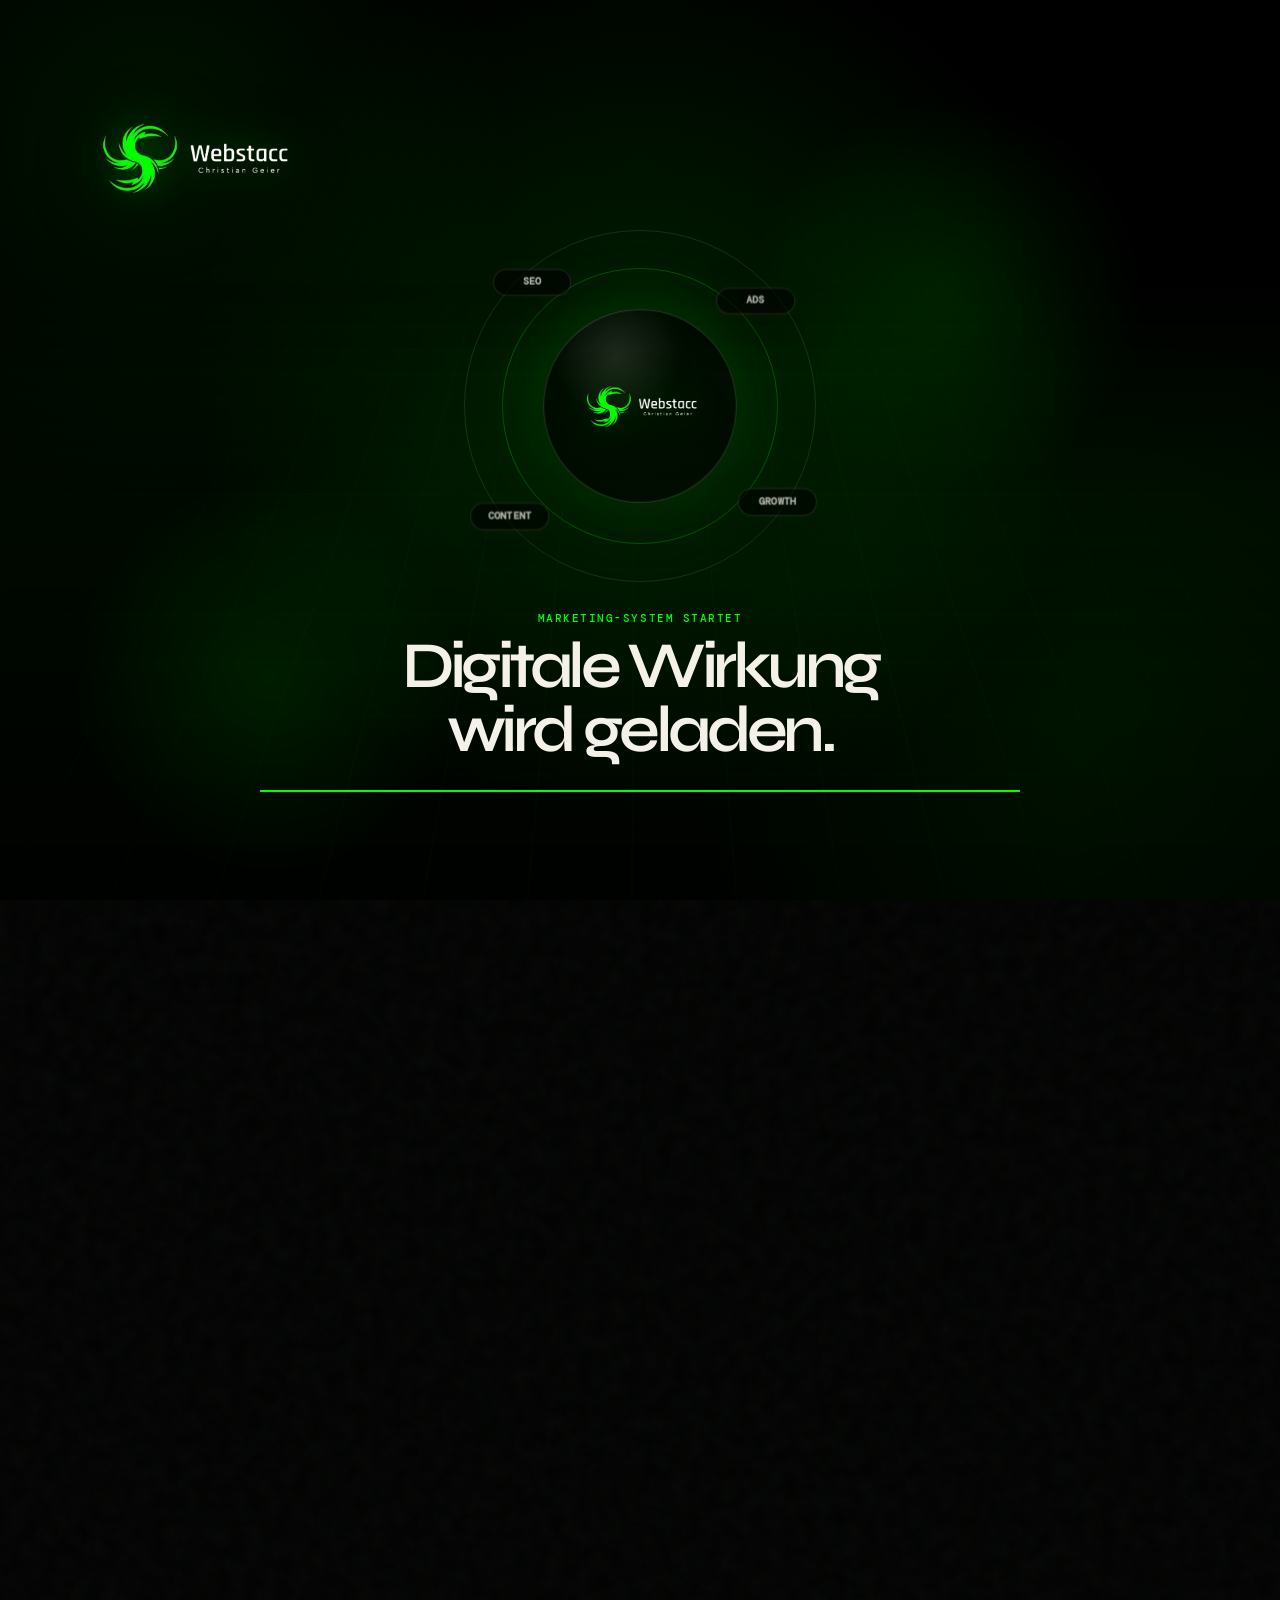
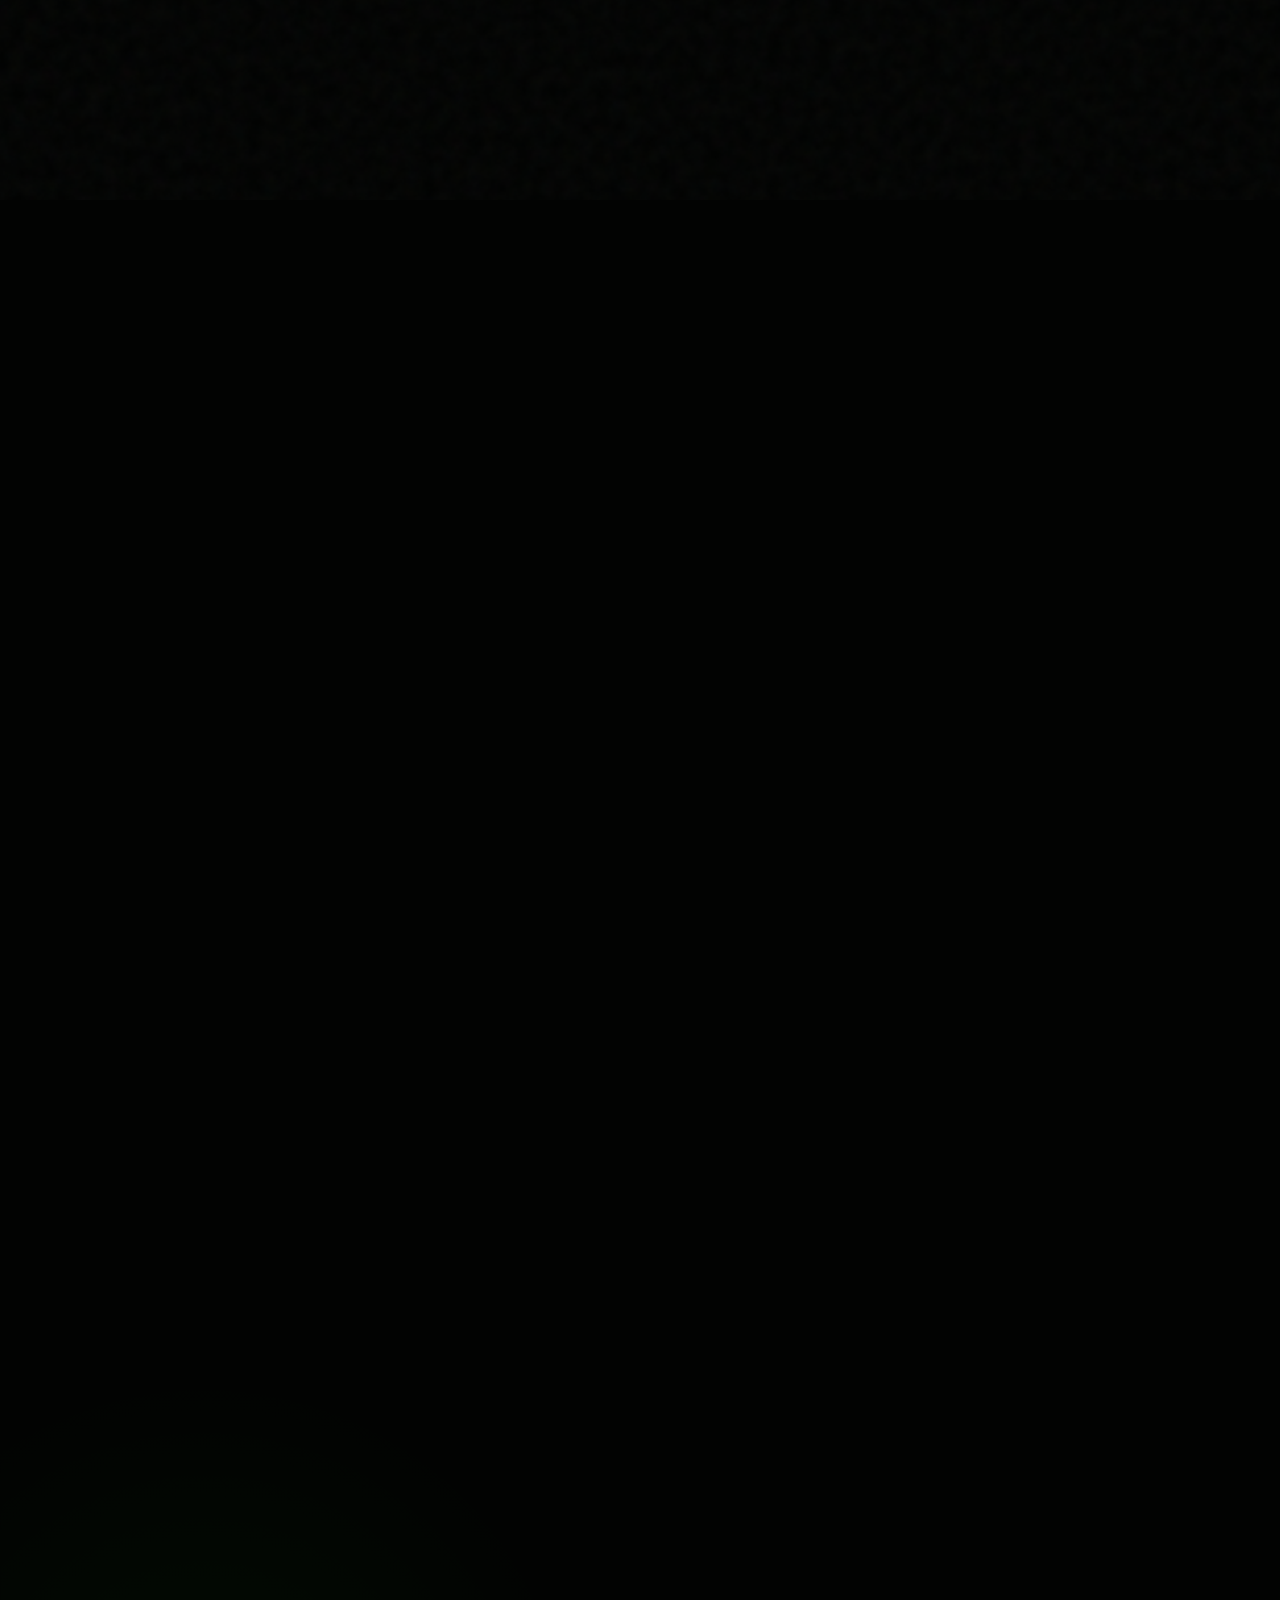
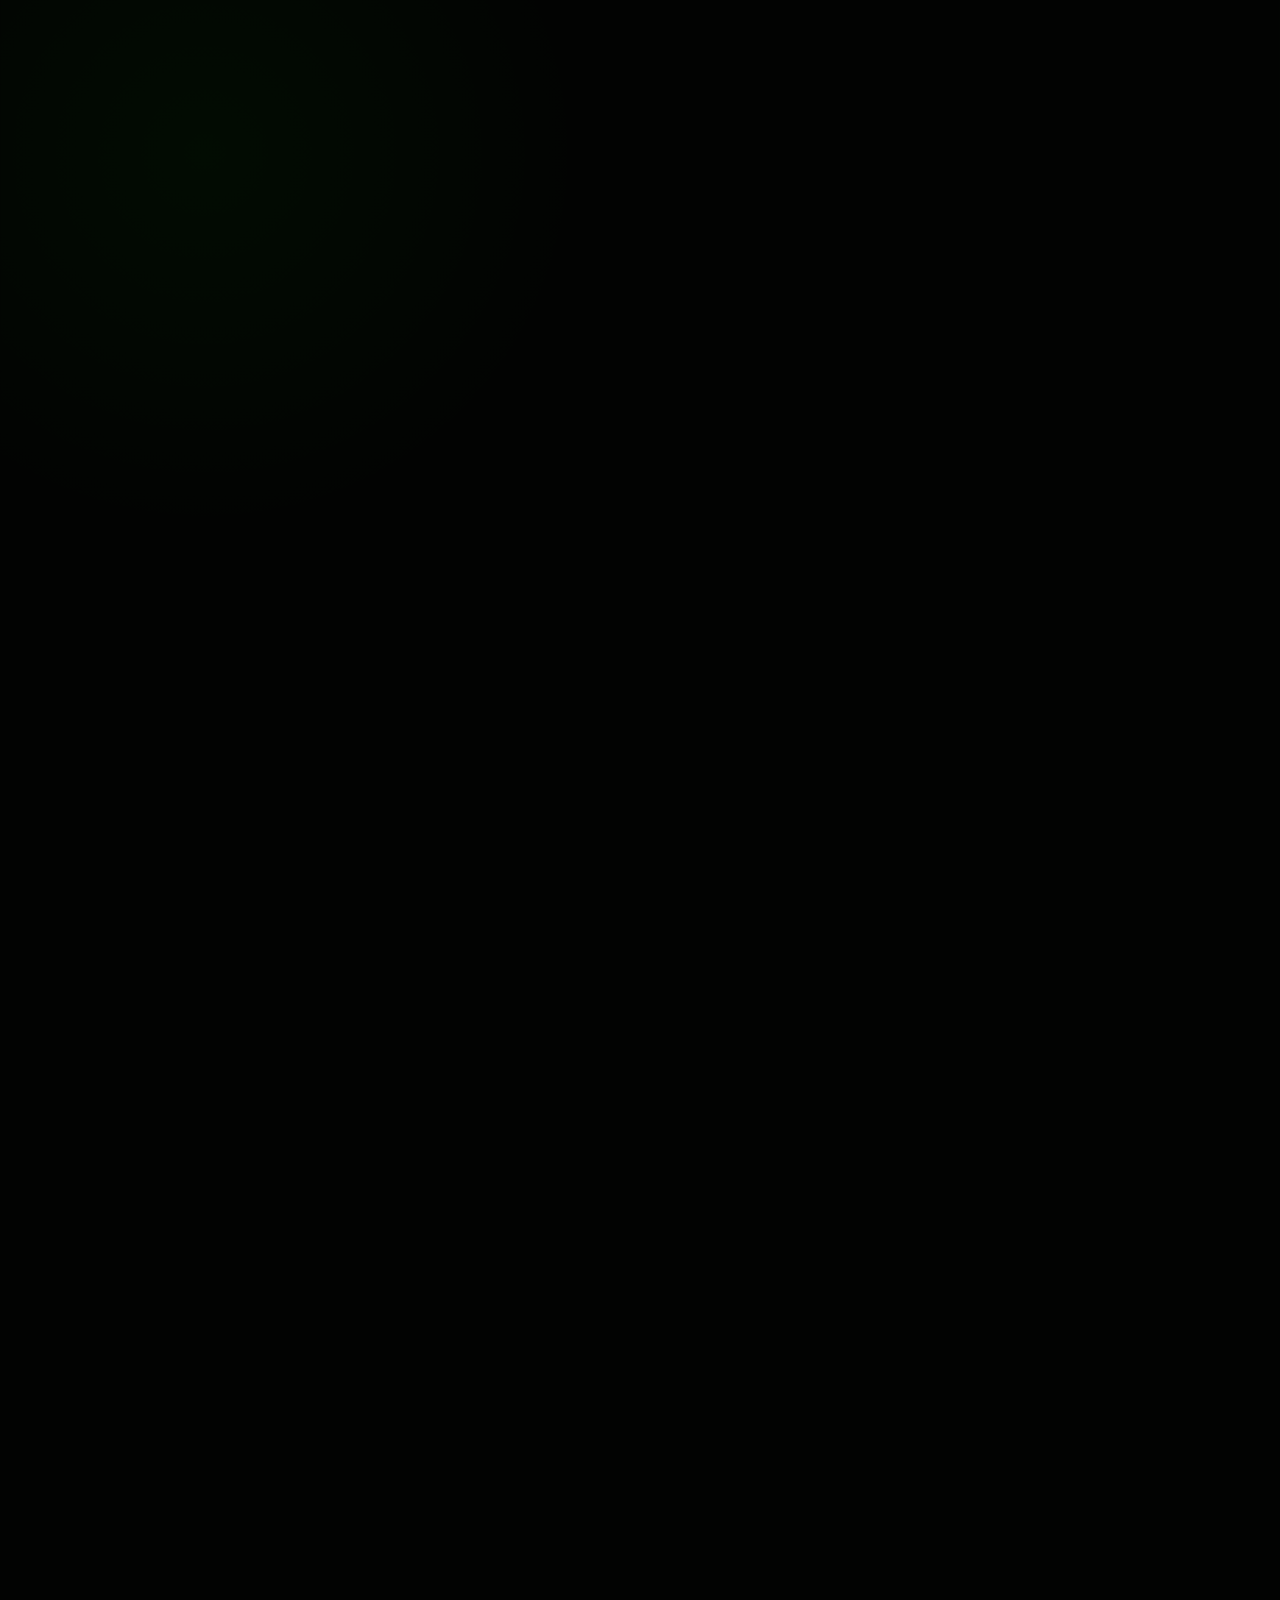
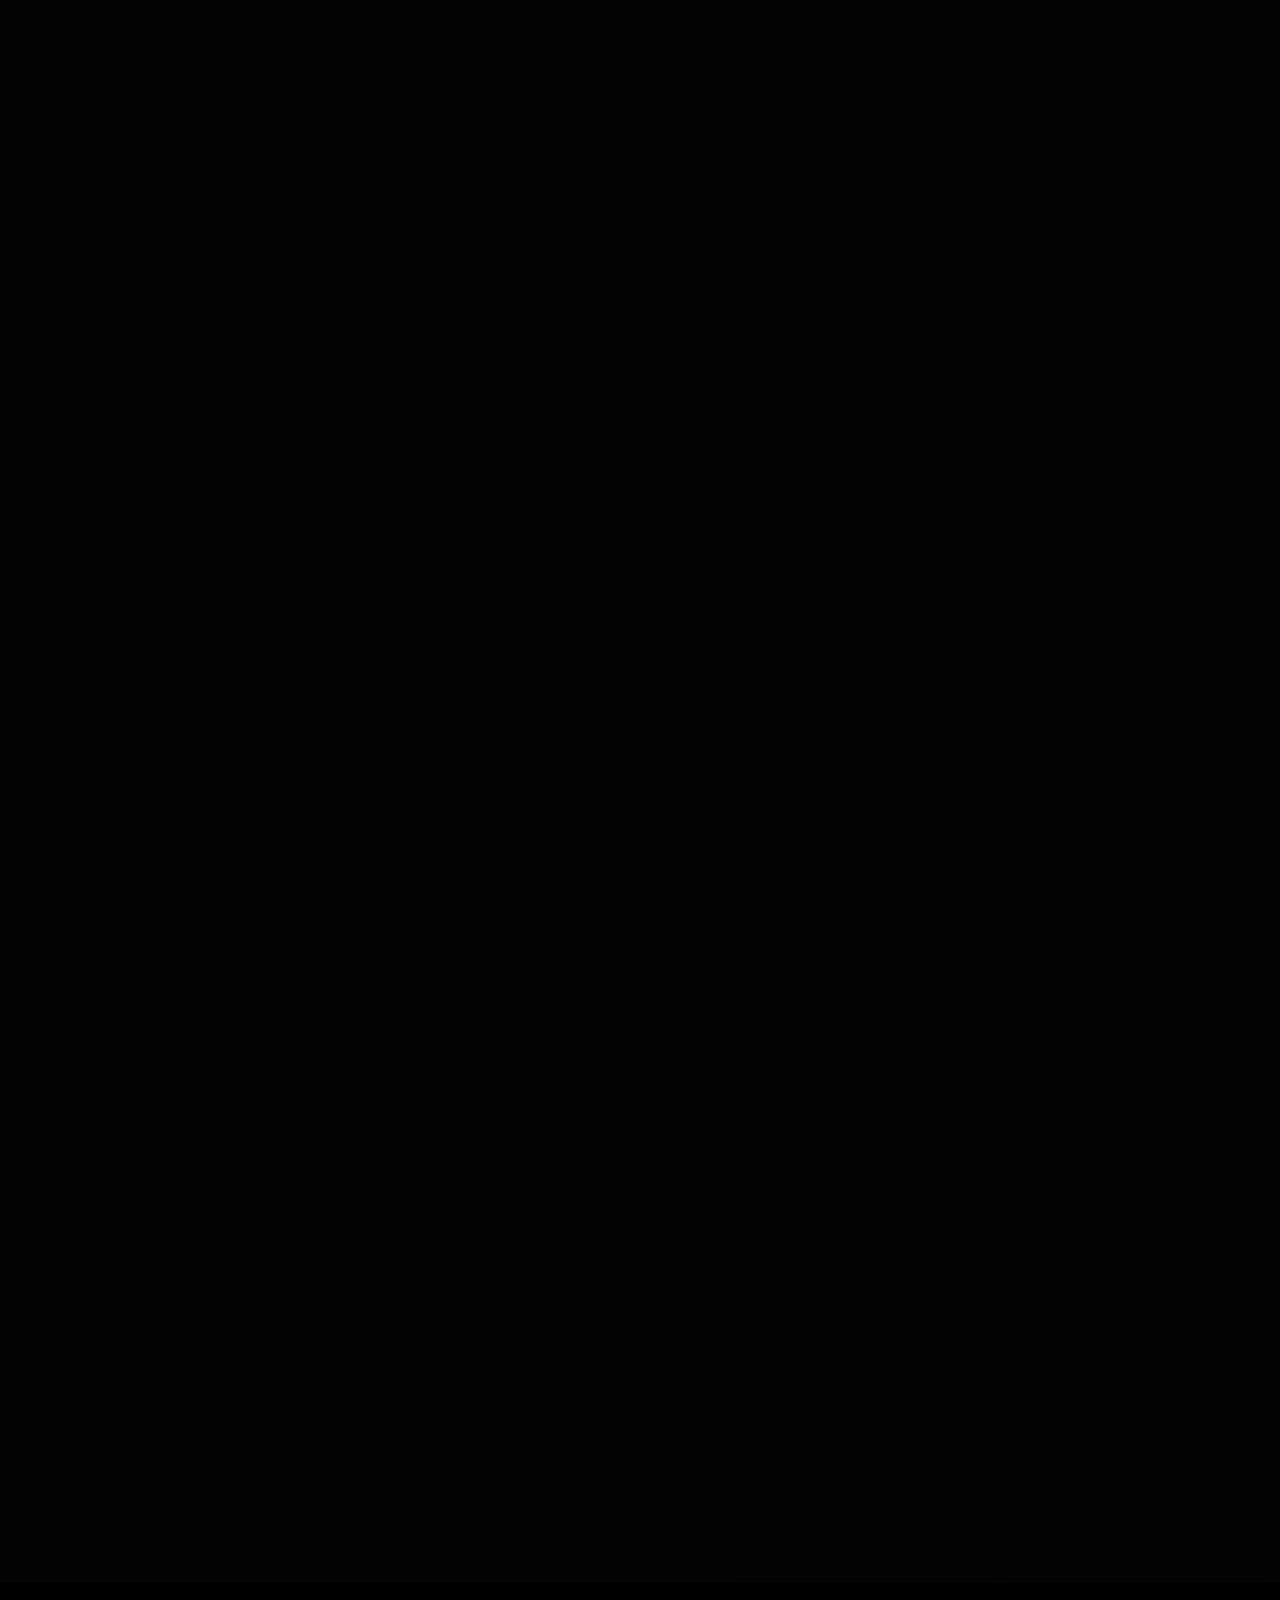
<file: index.html>
<!doctype html>
<html lang="de">
  <head>
    <meta charset="UTF-8" />
    <meta name="viewport" content="width=device-width, initial-scale=1.0" />
    <meta name="theme-color" content="#080a08" />
    <meta
      name="description"
      content="Webstacc ist die Digitalagentur aus Augsburg für Webdesign, SEO, Social Media und digitale Strategien mit messbarer Wirkung."
    />
    <title>Webstacc — Digitale Ideen, die etwas bewegen.</title>
    <link rel="preconnect" href="https://fonts.googleapis.com" />
    <link rel="preconnect" href="https://fonts.gstatic.com" crossorigin />
    <link
      href="https://fonts.googleapis.com/css2?family=DM+Mono:wght@400;500&family=Manrope:wght@400;500;600;700&family=Syne:wght@500;600;700&display=swap"
      rel="stylesheet"
    />
    <link rel="preload" as="image" href="assets/webstacc-logo-original.webp" fetchpriority="high" />
    <link rel="stylesheet" href="styles.css?v=20260802-privacy-logo" />
    <script src="script.js?v=20260714-preloader-readable" defer></script>
    <noscript>
      <style>
        .site-preloader { display: none !important; }
        .site-header,
        main,
        .fixed-social,
        .site-footer {
          opacity: 1 !important;
          transform: none !important;
        }
        body { overflow: auto !important; }
      </style>
    </noscript>
  </head>
  <body class="intro-active">
    <div class="site-preloader" data-preloader aria-live="polite" aria-label="Webstacc wird geladen">
      <div class="preloader-grid" aria-hidden="true"></div>
      <div class="preloader-orb preloader-orb-one" aria-hidden="true"></div>
      <div class="preloader-orb preloader-orb-two" aria-hidden="true"></div>
      <div class="preloader-inner">
        <div class="preloader-mark">
          <img
            class="preloader-brand-logo"
            src="assets/webstacc-logo-original.webp"
            alt="Webstacc — Christian Geier"
            width="1222"
            height="492"
            fetchpriority="high"
            decoding="async"
          />
        </div>
        <div class="preloader-marketing" aria-hidden="true">
          <div class="preloader-logo-orbit">
            <span class="preloader-ring preloader-ring-one"></span>
            <span class="preloader-ring preloader-ring-two"></span>
            <img
              src="assets/webstacc-logo-original.webp"
              alt=""
              width="1222"
              height="492"
            />
          </div>
          <span class="marketing-node marketing-node-seo">SEO</span>
          <span class="marketing-node marketing-node-ads">ADS</span>
          <span class="marketing-node marketing-node-content">CONTENT</span>
          <span class="marketing-node marketing-node-growth">GROWTH</span>
        </div>
        <div class="preloader-copy">
          <small>Marketing-System startet</small>
          <strong>Digitale Wirkung wird geladen.</strong>
        </div>
        <div class="preloader-progress" aria-hidden="true"><i></i></div>
      </div>
    </div>
    <div class="scroll-progress" aria-hidden="true"></div>
    <div class="pointer-glow" aria-hidden="true"></div>
    <div class="page-grain" aria-hidden="true"></div>
    <aside class="fixed-social" aria-label="Social Media und Kontakt">
      <span class="fixed-social-label">Social</span>
      <a
        class="fixed-social-link"
        href="https://www.instagram.com/webstacc/"
        target="_blank"
        rel="noopener"
        aria-label="Webstacc auf Instagram öffnen"
      >
        <svg viewBox="0 0 24 24" aria-hidden="true">
          <rect x="4" y="4" width="16" height="16" rx="5" />
          <circle cx="12" cy="12" r="4" />
          <circle cx="17.2" cy="6.8" r="0.9" />
        </svg>
      </a>
      <a
        class="fixed-social-link"
        href="https://www.linkedin.com/company/webstacc/"
        target="_blank"
        rel="noopener"
        aria-label="Webstacc auf LinkedIn öffnen"
      >
        <svg viewBox="0 0 24 24" aria-hidden="true">
          <path d="M6.4 10v8" />
          <path d="M6.4 7v.1" />
          <path d="M10.4 18v-8" />
          <path d="M10.4 13.5c0-2 1.2-3.8 3.4-3.8 2 0 3.2 1.4 3.2 3.8V18" />
        </svg>
      </a>
      <a
        class="fixed-social-link"
        href="https://x.com/search?q=webstacc&amp;src=typed_query"
        target="_blank"
        rel="noopener"
        aria-label="Webstacc auf X suchen"
      >
        <svg viewBox="0 0 24 24" aria-hidden="true">
          <path d="M5 5l14 14" />
          <path d="M19 5 5 19" />
        </svg>
      </a>
      <a
        class="fixed-social-link"
        href="https://www.facebook.com/search/top?q=webstacc"
        target="_blank"
        rel="noopener"
        aria-label="Webstacc auf Facebook suchen"
      >
        <svg viewBox="0 0 24 24" aria-hidden="true">
          <path d="M14.2 8.2h2.3V4.8h-2.8c-3 0-4.5 1.8-4.5 4.7v2.1H6.8V15h2.4v5h3.7v-5h3l.5-3.4h-3.5V9.8c0-1 .4-1.6 1.3-1.6Z" />
        </svg>
      </a>
      <a
        class="fixed-social-link"
        href="https://www.tiktok.com/search?q=webstacc"
        target="_blank"
        rel="noopener"
        aria-label="Webstacc auf TikTok suchen"
      >
        <svg viewBox="0 0 24 24" aria-hidden="true">
          <path d="M14 4v10.2a4.1 4.1 0 1 1-3.3-4" />
          <path d="M14 5.3c1 2.4 2.4 3.9 4.9 4.3" />
        </svg>
      </a>
      <a
        class="fixed-social-link"
        href="https://www.youtube.com/results?search_query=webstacc"
        target="_blank"
        rel="noopener"
        aria-label="Webstacc auf YouTube suchen"
      >
        <svg viewBox="0 0 24 24" aria-hidden="true">
          <rect x="3.5" y="6.5" width="17" height="11" rx="3" />
          <path d="m10.4 9.2 4.6 2.8-4.6 2.8Z" />
        </svg>
      </a>
      <a
        class="fixed-social-link fixed-social-link--contact"
        href="#kontakt"
        aria-label="Zum Kontaktbereich springen"
      >
        <svg viewBox="0 0 24 24" aria-hidden="true">
          <path d="M7 17 17 7" />
          <path d="M9 7h8v8" />
        </svg>
      </a>
    </aside>

    <header class="site-header">
      <a class="brand" href="#top" aria-label="Webstacc Startseite">
        <img
          class="brand-logo"
          src="assets/webstacc-logo-original.webp"
          alt="Webstacc — Christian Geier"
          width="1222"
          height="492"
        />
      </a>

      <nav class="desktop-nav" aria-label="Hauptnavigation">
        <a href="#projekt-check">Projekt-Check</a>
        <a href="#expertise">Expertise</a>
        <a href="#arbeiten">Arbeiten</a>
        <a href="projekte.html">Projekte</a>
        <a href="#agentur">Agentur</a>
      </nav>

      <a class="header-cta magnetic" href="#projekt-check">
        <span>Projekt-Check</span>
        <i>↗</i>
      </a>

      <button class="menu-button" aria-controls="mobile-nav" aria-expanded="false">
        <span></span><span></span>
        <b class="sr-only">Menü öffnen</b>
      </button>

      <nav id="mobile-nav" class="mobile-nav" aria-label="Mobile Navigation">
        <span class="mobile-label">Navigation / 2026</span>
        <a href="#projekt-check"><b>01</b>Projekt-Check</a>
        <a href="#expertise"><b>02</b>Expertise</a>
        <a href="#arbeiten"><b>03</b>Arbeiten</a>
        <a href="projekte.html"><b>04</b>Projekte</a>
        <a href="#agentur"><b>05</b>Agentur</a>
        <a href="#kontakt"><b>06</b>Kontakt</a>
        <small>Augsburg, Germany<br />48.3705° N / 10.8978° E</small>
      </nav>
    </header>

    <main id="top">
      <section class="hero">
        <div class="hero-grid" aria-hidden="true"></div>
        <div class="hero-aura aura-one" aria-hidden="true"></div>
        <div class="hero-aura aura-two" aria-hidden="true"></div>
        <div class="hero-wow-stage" data-wow-scene aria-hidden="true">
          <div class="wow-orbit wow-orbit-one"></div>
          <div class="wow-orbit wow-orbit-two"></div>
          <div class="wow-core">
            <div class="wow-marketing-radar">
              <span class="radar-ring radar-ring-one"></span>
              <span class="radar-ring radar-ring-two"></span>
              <span class="radar-sweep"></span>
              <span class="radar-dot radar-dot-one"></span>
              <span class="radar-dot radar-dot-two"></span>
              <span class="radar-dot radar-dot-three"></span>
              <strong>ROI</strong>
            </div>
            <div class="wow-plane wow-plane-one">
              <span>Strategy</span>
              <i></i>
            </div>
            <div class="wow-plane wow-plane-two">
              <span>Performance</span>
              <i></i>
            </div>
            <div class="wow-plane wow-plane-three">
              <span>Content</span>
              <i></i>
            </div>
          </div>
          <div class="wow-particles">
            <i></i><i></i><i></i><i></i><i></i><i></i>
          </div>
        </div>

        <div class="hero-copy">
          <div class="hero-content">
            <div class="hero-kicker load-in">
              <span><i></i> Digitalagentur Augsburg</span>
              <span>Strategie / Design / Growth</span>
            </div>

            <h1 aria-label="Digital, aber mit Wirkung">
              <span class="title-line title-line-one"><b>Digital,</b></span>
              <span class="title-line title-line-two"><b>aber mit</b></span>
              <span class="title-line title-line-three"><b>Wirkung.</b></span>
            </h1>

            <div class="hero-intro load-in">
              <p>
                Wir verbinden Strategie, Design und Performance zu digitalen
                Erlebnissen, die nicht nur auffallen — sondern bewegen.
              </p>
              <a class="text-link" href="#projekt-check">
                Projekt-Check <span>↓</span>
              </a>
            </div>
          </div>

          <figure class="hero-person hero-person-premium load-in tilt-surface">
            <div class="hero-person-frame">
              <img
                src="assets/christian-geier-webstacc-premium.webp"
                alt="Christian Geier im Webstacc Premium-Look"
                width="1024"
                height="1536"
                fetchpriority="high"
              />
            </div>
            <figcaption>
              <span>Christian Geier</span>
              <small>Gründer & Geschäftsführer</small>
            </figcaption>
          </figure>
        </div>

        <div class="hero-meta load-in">
          <div>
            <span>Scroll to explore</span>
            <i></i>
          </div>
          <div>
            <span>Built for</span>
            <strong>the next move.</strong>
          </div>
        </div>
      </section>

      <section id="projekt-check" class="lead-quiz section-shell">
        <div class="quiz-intro reveal">
          <span class="section-index">00 / PROJEKT-CHECK</span>
          <h2>Dein Projekt.<br /><em>In 60 Sekunden.</em></h2>
          <p>
            Fünf kurze Schritte statt langem Briefing. Danach wissen wir, was
            du brauchst — und können direkt mit einer ehrlichen Einschätzung starten.
          </p>
          <div class="quiz-benefits">
            <span><i>✓</i> Kostenlos & unverbindlich</span>
            <span><i>✓</i> Persönliche Rückmeldung</span>
            <span><i>✓</i> Kein Sales-Blabla</span>
          </div>
        </div>

        <form class="quiz-form reveal" data-quiz novalidate>
          <div class="quiz-topbar">
            <div>
              <small>PROJECT NAVIGATOR</small>
              <strong data-step-label>Unternehmen</strong>
            </div>
            <span><b data-current-step>01</b> / 05</span>
          </div>

          <div class="quiz-progress" aria-hidden="true">
            <i class="active"></i><i></i><i></i><i></i><i></i>
          </div>

          <div class="quiz-stage is-active" data-quiz-step="Unternehmen">
            <div class="quiz-question">
              <span>Schritt 01</span>
              <h3>Welche Unternehmensform beschreibt dich am besten?</h3>
              <p>Wähle eine Option.</p>
            </div>
            <div class="option-grid company-options">
              <label class="option-card">
                <input type="radio" name="unternehmen" value="Startup" required />
                <span class="option-art">
                  <svg viewBox="0 0 120 80" aria-hidden="true">
                    <path d="M53 53 32 66l6-23L23 28l24-2L60 7l13 19 24 2-15 15 6 23-21-13Z" />
                    <circle cx="60" cy="34" r="8" />
                  </svg>
                </span>
                <span class="option-copy"><b>Startup</b><small>Neu, mutig, schnell</small></span>
                <i>01</i>
              </label>
              <label class="option-card">
                <input type="radio" name="unternehmen" value="KMU / Mittelstand" />
                <span class="option-art">
                  <svg viewBox="0 0 120 80" aria-hidden="true">
                    <path d="M24 68V29h48v39M72 42h24v26M35 40h10M52 40h10M35 51h10M52 51h10M35 62h10M52 62h10M83 52h5M83 61h5" />
                  </svg>
                </span>
                <span class="option-copy"><b>KMU / Mittelstand</b><small>Etabliert & wachsend</small></span>
                <i>02</i>
              </label>
              <label class="option-card">
                <input type="radio" name="unternehmen" value="Lokales Unternehmen" />
                <span class="option-art">
                  <svg viewBox="0 0 120 80" aria-hidden="true">
                    <path d="M21 35h78L91 18H29Zm5 0v33h68V35M43 68V48h34v20M21 35c0 8 13 8 13 0 0 8 13 8 13 0 0 8 13 8 13 0 0 8 13 8 13 0 0 8 13 8 13 0 0 8 13 8 13 0" />
                  </svg>
                </span>
                <span class="option-copy"><b>Lokales Business</b><small>Regional sichtbar</small></span>
                <i>03</i>
              </label>
              <label class="option-card">
                <input type="radio" name="unternehmen" value="Selbstständig / Personal Brand" />
                <span class="option-art">
                  <svg viewBox="0 0 120 80" aria-hidden="true">
                    <circle cx="60" cy="27" r="15" />
                    <path d="M31 70c2-20 12-30 29-30s27 10 29 30M22 70h76" />
                  </svg>
                </span>
                <span class="option-copy"><b>Personal Brand</b><small>Selbstständig & direkt</small></span>
                <i>04</i>
              </label>
            </div>
          </div>

          <div class="quiz-stage" data-quiz-step="Leistungen" hidden>
            <div class="quiz-question">
              <span>Schritt 02</span>
              <h3>Was dürfen wir für dich bewegen?</h3>
              <p>Mehrfachauswahl möglich.</p>
            </div>
            <div class="option-grid service-options">
              <label class="option-card">
                <input type="checkbox" name="leistungen" value="Webdesign & Entwicklung" />
                <span class="option-art">
                  <svg viewBox="0 0 120 80" aria-hidden="true">
                    <rect x="17" y="14" width="86" height="52" rx="4" />
                    <path d="M17 27h86M26 20h1M33 20h1M40 20h1M29 39h38M29 48h61M29 57h48" />
                  </svg>
                </span>
                <span class="option-copy"><b>Webdesign</b><small>Website oder Relaunch</small></span>
                <i>+</i>
              </label>
              <label class="option-card">
                <input type="checkbox" name="leistungen" value="SEO & Google Ads" />
                <span class="option-art">
                  <svg viewBox="0 0 120 80" aria-hidden="true">
                    <circle cx="52" cy="36" r="22" />
                    <path d="m68 52 20 17M38 36h28M52 22v28M82 17v21M74 27h16" />
                  </svg>
                </span>
                <span class="option-copy"><b>SEO & Ads</b><small>Gefunden werden</small></span>
                <i>+</i>
              </label>
              <label class="option-card">
                <input type="checkbox" name="leistungen" value="Social Media & Content" />
                <span class="option-art">
                  <svg viewBox="0 0 120 80" aria-hidden="true">
                    <rect x="31" y="8" width="58" height="64" rx="10" />
                    <path d="M51 29 73 40 51 51ZM48 16h24M54 64h12" />
                  </svg>
                </span>
                <span class="option-copy"><b>Social & Content</b><small>Relevanz aufbauen</small></span>
                <i>+</i>
              </label>
              <label class="option-card">
                <input type="checkbox" name="leistungen" value="Strategie & Beratung" />
                <span class="option-art">
                  <svg viewBox="0 0 120 80" aria-hidden="true">
                    <circle cx="60" cy="40" r="28" />
                    <circle cx="60" cy="40" r="17" />
                    <circle cx="60" cy="40" r="5" />
                    <path d="m63 36 25-22M77 14h11v11" />
                  </svg>
                </span>
                <span class="option-copy"><b>Strategie</b><small>Klarheit gewinnen</small></span>
                <i>+</i>
              </label>
            </div>
          </div>

          <div class="quiz-stage" data-quiz-step="Budget" hidden>
            <div class="quiz-question">
              <span>Schritt 03</span>
              <h3>Welcher Investitionsrahmen passt zu deinem Projekt?</h3>
              <p>Eine grobe Richtung genügt.</p>
            </div>
            <div class="option-grid compact-options">
              <label class="option-card budget-card">
                <input type="radio" name="budget" value="Bis 3.000 €" required />
                <span class="budget-visual"><i></i></span>
                <span class="option-copy"><b>Bis 3.000 €</b><small>Kompakter Start</small></span>
              </label>
              <label class="option-card budget-card">
                <input type="radio" name="budget" value="3.000–7.500 €" />
                <span class="budget-visual"><i></i><i></i></span>
                <span class="option-copy"><b>3.000–7.500 €</b><small>Solides Projekt</small></span>
              </label>
              <label class="option-card budget-card">
                <input type="radio" name="budget" value="7.500–15.000 €" />
                <span class="budget-visual"><i></i><i></i><i></i></span>
                <span class="option-copy"><b>7.500–15.000 €</b><small>Ganzheitliche Lösung</small></span>
              </label>
              <label class="option-card budget-card">
                <input type="radio" name="budget" value="Noch offen" />
                <span class="budget-visual open"><b>?</b></span>
                <span class="option-copy"><b>Noch offen</b><small>Gemeinsam einordnen</small></span>
              </label>
            </div>
          </div>

          <div class="quiz-stage" data-quiz-step="Timing" hidden>
            <div class="quiz-question">
              <span>Schritt 04</span>
              <h3>Wann möchtest du loslegen?</h3>
              <p>Damit wir Kapazitäten realistisch planen können.</p>
            </div>
            <div class="option-grid timing-options">
              <label class="option-card timing-card">
                <input type="radio" name="timing" value="So schnell wie möglich" required />
                <span class="time-visual"><b>01</b><i></i></span>
                <span class="option-copy"><b>Am besten sofort</b><small>ASAP</small></span>
              </label>
              <label class="option-card timing-card">
                <input type="radio" name="timing" value="In 1–3 Monaten" />
                <span class="time-visual"><b>02</b><i></i><i></i></span>
                <span class="option-copy"><b>In 1–3 Monaten</b><small>Gut planbar</small></span>
              </label>
              <label class="option-card timing-card">
                <input type="radio" name="timing" value="Später / noch offen" />
                <span class="time-visual"><b>03</b><i></i><i></i><i></i></span>
                <span class="option-copy"><b>Noch offen</b><small>Erst einmal sprechen</small></span>
              </label>
            </div>
          </div>

          <div class="quiz-stage" data-quiz-step="Kontakt" hidden>
            <div class="quiz-question">
              <span>Schritt 05</span>
              <h3>Fast geschafft. Wie erreichen wir dich?</h3>
              <p>Wir melden uns persönlich — kein automatisierter Sales-Funnel.</p>
            </div>
            <div class="quiz-contact">
              <label>
                <span>Name *</span>
                <input type="text" name="name" autocomplete="name" placeholder="Max Mustermann" required />
              </label>
              <label>
                <span>E-Mail *</span>
                <input type="email" name="email" autocomplete="email" placeholder="max@unternehmen.de" required />
              </label>
              <label>
                <span>Unternehmen</span>
                <input type="text" name="firma" autocomplete="organization" placeholder="Unternehmensname" />
              </label>
              <label>
                <span>Telefon</span>
                <input type="tel" name="telefon" autocomplete="tel" placeholder="+49 …" />
              </label>
              <label class="contact-wide">
                <span>Was sollten wir noch wissen?</span>
                <textarea name="nachricht" rows="3" placeholder="Ein paar Sätze zu deinem Projekt …"></textarea>
              </label>
              <label class="privacy-check contact-wide">
                <input type="checkbox" name="datenschutz" required />
                <span>
                  Ich stimme der Verarbeitung meiner Angaben zur Kontaktaufnahme
                  gemäß <a href="datenschutz.html" target="_blank" rel="noopener">Datenschutzerklärung</a> zu. *
                </span>
              </label>
            </div>
          </div>

          <div class="quiz-error" role="alert" aria-live="polite"></div>

          <div class="quiz-actions">
            <button class="quiz-back" type="button" data-quiz-back disabled>
              <span>←</span> Zurück
            </button>
            <button class="quiz-next" type="button" data-quiz-next>
              Weiter <span>→</span>
            </button>
            <button class="quiz-submit" type="submit" data-quiz-submit hidden>
              Anfrage vorbereiten <span>↗</span>
            </button>
          </div>

          <div class="quiz-success" data-quiz-success hidden>
            <span class="success-icon">✓</span>
            <small>PROJEKT-CHECK ABGESCHLOSSEN</small>
            <h3>Perfekt, das reicht uns für den ersten Schritt.</h3>
            <p>
              Deine Auswahl ist als strukturierte Anfrage vorbereitet. Öffne sie
              jetzt in deinem E-Mail-Programm und sende sie an Webstacc.
            </p>
            <a class="success-mail" data-quiz-mail href="mailto:vertrieb@webstacc.de?subject=Projektanfrage%20an%20Webstacc">
              Anfrage per E-Mail senden <span>↗</span>
            </a>
            <button type="button" data-quiz-reset>Neu starten</button>
          </div>
        </form>
      </section>

      <section class="signal-bar" aria-label="Leistungsbereiche">
        <div class="signal-track">
          <span>Webdesign</span><i>✳</i>
          <span>SEO</span><i>✳</i>
          <span>Social Media</span><i>✳</i>
          <span>Digitalstrategie</span><i>✳</i>
          <span>Google Ads</span><i>✳</i>
          <span>Webdesign</span><i>✳</i>
          <span>SEO</span><i>✳</i>
          <span>Social Media</span><i>✳</i>
          <span>Digitalstrategie</span><i>✳</i>
          <span>Google Ads</span><i>✳</i>
        </div>
      </section>

      <section class="manifest section-shell">
        <div class="section-tag reveal">
          <span>00</span>
          <p>Unser Antrieb</p>
        </div>
        <div class="manifest-copy">
          <p class="reveal">
            Online sein kann jeder.
            <span>Relevant zu sein, ist die Kunst.</span>
          </p>
          <div class="manifest-note reveal">
            <i></i>
            <p>
              Deshalb entwickeln wir keine digitalen Fassaden, sondern klare
              Systeme für Marken, die weiter wollen.
            </p>
          </div>
        </div>
      </section>

      <section id="expertise" class="expertise section-shell">
        <div class="section-head reveal">
          <div>
            <span class="section-index">01 / EXPERTISE</span>
            <h2>Ein Stack.<br /><em>Alle Möglichkeiten.</em></h2>
          </div>
          <p>
            Von der ersten strategischen Frage bis zum nächsten Wachstumsschritt:
            Wir denken ganzheitlich und setzen präzise um.
          </p>
        </div>

        <div class="expertise-list">
          <article class="expertise-item reveal active">
            <button type="button" aria-expanded="true">
              <span class="expertise-no">01</span>
              <h3>Web & Experience</h3>
              <span class="expertise-toggle">−</span>
            </button>
            <div class="expertise-panel">
              <div class="panel-copy">
                <p>
                  Websites mit Charakter, klarer Nutzerführung und technischer
                  Substanz. Für den ersten Eindruck — und alles, was danach kommt.
                </p>
                <ul>
                  <li>Webdesign & UX/UI</li>
                  <li>Responsive Entwicklung</li>
                  <li>Conversion Optimierung</li>
                </ul>
              </div>
            </div>
          </article>

          <article class="expertise-item reveal">
            <button type="button" aria-expanded="false">
              <span class="expertise-no">02</span>
              <h3>Search & Performance</h3>
              <span class="expertise-toggle">+</span>
            </button>
            <div class="expertise-panel">
              <div class="panel-copy">
                <p>
                  Nachhaltige Sichtbarkeit trifft messbare Performance. Wir
                  bringen deine Marke dorthin, wo echte Nachfrage entsteht.
                </p>
                <ul>
                  <li>Technisches & Content SEO</li>
                  <li>Local Search</li>
                  <li>Google Ads & Analytics</li>
                </ul>
              </div>
            </div>
          </article>

          <article class="expertise-item reveal">
            <button type="button" aria-expanded="false">
              <span class="expertise-no">03</span>
              <h3>Social & Content</h3>
              <span class="expertise-toggle">+</span>
            </button>
            <div class="expertise-panel">
              <div class="panel-copy">
                <p>
                  Content, der nach deiner Marke aussieht, klingt und sich
                  anfühlt. Konzipiert für echte Relevanz statt kurzer Effekte.
                </p>
                <ul>
                  <li>Content Strategie</li>
                  <li>Foto, Video & Text</li>
                  <li>Social Ads & Community</li>
                </ul>
              </div>
            </div>
          </article>

          <article class="expertise-item reveal">
            <button type="button" aria-expanded="false">
              <span class="expertise-no">04</span>
              <h3>Strategy & Consulting</h3>
              <span class="expertise-toggle">+</span>
            </button>
            <div class="expertise-panel">
              <div class="panel-copy">
                <p>
                  Klarheit vor Aktion. Wir schärfen Positionierung, Prioritäten
                  und Maßnahmen für einen digitalen Weg, der wirklich passt.
                </p>
                <ul>
                  <li>Digitalstrategie</li>
                  <li>Markenpositionierung</li>
                  <li>Workshops & Sparring</li>
                </ul>
              </div>
            </div>
          </article>
        </div>
      </section>

      <section id="arbeiten" class="work">
        <div class="work-sticky">
          <div class="section-head section-shell reveal">
            <div>
              <span class="section-index">02 / UNSER ANSPRUCH</span>
              <h2>Schön ist gut.<br /><em>Wirksam ist besser.</em></h2>
            </div>
            <p>
              Design ist bei uns kein Selbstzweck. Jede Entscheidung zahlt auf
              Markenwirkung, Nutzererlebnis und Wachstum ein.
            </p>
          </div>

          <div class="work-grid section-shell">
            <article class="work-card work-large reveal tilt-surface">
              <div class="work-card-top">
                <span>Digital Experience</span>
                <i>01</i>
              </div>
              <div class="work-statement">
                <small>DIGITAL, DAS ETWAS BEWEGT</small>
                <strong>Klar.<br />Relevant.<br />Wirksam.</strong>
              </div>
              <div class="work-card-bottom">
                <h3>Marke wird Erlebnis.</h3>
                <p>Strategie, Interface und Technologie aus einem Guss.</p>
              </div>
            </article>

            <article class="work-card metric-card reveal tilt-surface">
              <div class="work-card-top">
                <span>Performance</span>
                <i>02</i>
              </div>
              <div class="metric">
                <strong><span data-count="95">0</span><sup>+</sup></strong>
                <p>Unser Anspruch an<br />PageSpeed</p>
              </div>
            </article>

            <article class="work-card ownership-card reveal tilt-surface">
              <div class="work-card-top">
                <span>Partnerschaft</span>
                <i>03</i>
              </div>
              <div class="ownership-copy">
                <small>DEIN DIREKTER DRAHT</small>
                <strong>Persönlich.<br />Verlässlich.</strong>
              </div>
              <div class="work-card-bottom">
                <h3>100% auf Augenhöhe.</h3>
                <p>Direkter Kontakt. Klare Entscheidungen. Kein Agenturtheater.</p>
              </div>
            </article>
          </div>
        </div>
      </section>

      <section class="method section-shell">
        <div class="section-tag reveal">
          <span>03</span>
          <p>So arbeiten wir</p>
        </div>
        <div class="method-flow">
          <article class="method-step reveal">
            <span>01</span>
            <div>
              <small>DISCOVER</small>
              <h3>Zuhören.<br />Verstehen.</h3>
              <p>Wir finden heraus, was dich wirklich weiterbringt.</p>
            </div>
          </article>
          <article class="method-step reveal">
            <span>02</span>
            <div>
              <small>DEFINE</small>
              <h3>Ordnen.<br />Schärfen.</h3>
              <p>Wir machen aus Ideen eine klare, belastbare Richtung.</p>
            </div>
          </article>
          <article class="method-step reveal">
            <span>03</span>
            <div>
              <small>CREATE</small>
              <h3>Gestalten.<br />Bauen.</h3>
              <p>Wir übersetzen die Strategie in ein starkes Erlebnis.</p>
            </div>
          </article>
          <article class="method-step reveal">
            <span>04</span>
            <div>
              <small>GROW</small>
              <h3>Messen.<br />Wachsen.</h3>
              <p>Wir lernen aus Daten und entwickeln gezielt weiter.</p>
            </div>
          </article>
        </div>
      </section>

      <section id="agentur" class="agency">
        <div class="agency-copy reveal">
          <span class="section-index">04 / WEBSTACC</span>
          <h2>Klein im Kern.<br /><em>Groß im Denken.</em></h2>
          <blockquote>
            „Die beste digitale Lösung ist nicht die lauteste. Sondern die,
            die für dein Unternehmen genau richtig ist.“
          </blockquote>
          <p>
            Webstacc ist eine persönlich geführte Digitalagentur aus Augsburg.
            Mit einem flexiblen Netzwerk aus Spezialisten stellen wir für jedes
            Projekt genau das Team zusammen, das es braucht — und keines, das es
            nicht braucht.
          </p>
          <div class="agency-sign">
            <strong>Christian Geier</strong>
            <span>Gründer & Geschäftsführer</span>
          </div>
        </div>
      </section>

      <section id="kontakt" class="contact">
        <div class="contact-orbit" aria-hidden="true"></div>
        <div class="contact-inner section-shell">
          <span class="section-index reveal">05 / LET'S TALK</span>
          <h2 class="reveal">
            Was können wir<br />
            <em>für dich bewegen?</em>
          </h2>
          <a
            class="contact-button magnetic reveal"
            href="mailto:vertrieb@webstacc.de?subject=Projektanfrage%20an%20Webstacc"
          >
            <span>Projekt starten</span>
            <i>↗</i>
          </a>
          <div class="contact-meta reveal">
            <p>Unverbindlich. Persönlich.<br />Meist innerhalb von 24 Stunden.</p>
            <a href="mailto:vertrieb@webstacc.de">vertrieb@webstacc.de</a>
          </div>
        </div>
      </section>
    </main>

    <footer class="site-footer section-shell">
      <a class="brand footer-brand" href="#top">
        <img
          class="brand-logo"
          src="assets/webstacc-logo-original.webp"
          alt="Webstacc — Christian Geier"
          width="1222"
          height="492"
          loading="lazy"
        />
      </a>
      <p>Augsburg / Germany<br />Digital since 2020</p>
      <div class="footer-social">
        <a href="https://www.instagram.com/webstacc/" target="_blank" rel="noopener">Instagram ↗</a>
        <a href="https://www.linkedin.com/company/webstacc/" target="_blank" rel="noopener">LinkedIn ↗</a>
        <a href="https://x.com/search?q=webstacc&amp;src=typed_query" target="_blank" rel="noopener">X / Twitter ↗</a>
        <a href="https://www.facebook.com/search/top?q=webstacc" target="_blank" rel="noopener">Facebook ↗</a>
        <a href="https://www.tiktok.com/search?q=webstacc" target="_blank" rel="noopener">TikTok ↗</a>
        <a href="https://www.youtube.com/results?search_query=webstacc" target="_blank" rel="noopener">YouTube ↗</a>
      </div>
      <div class="footer-legal">
        <span>© <b data-year></b> Webstacc</span>
        <a href="impressum.html">Impressum</a>
        <a href="datenschutz.html">Datenschutz</a>
      </div>
    </footer>
  </body>
</html>
</file>
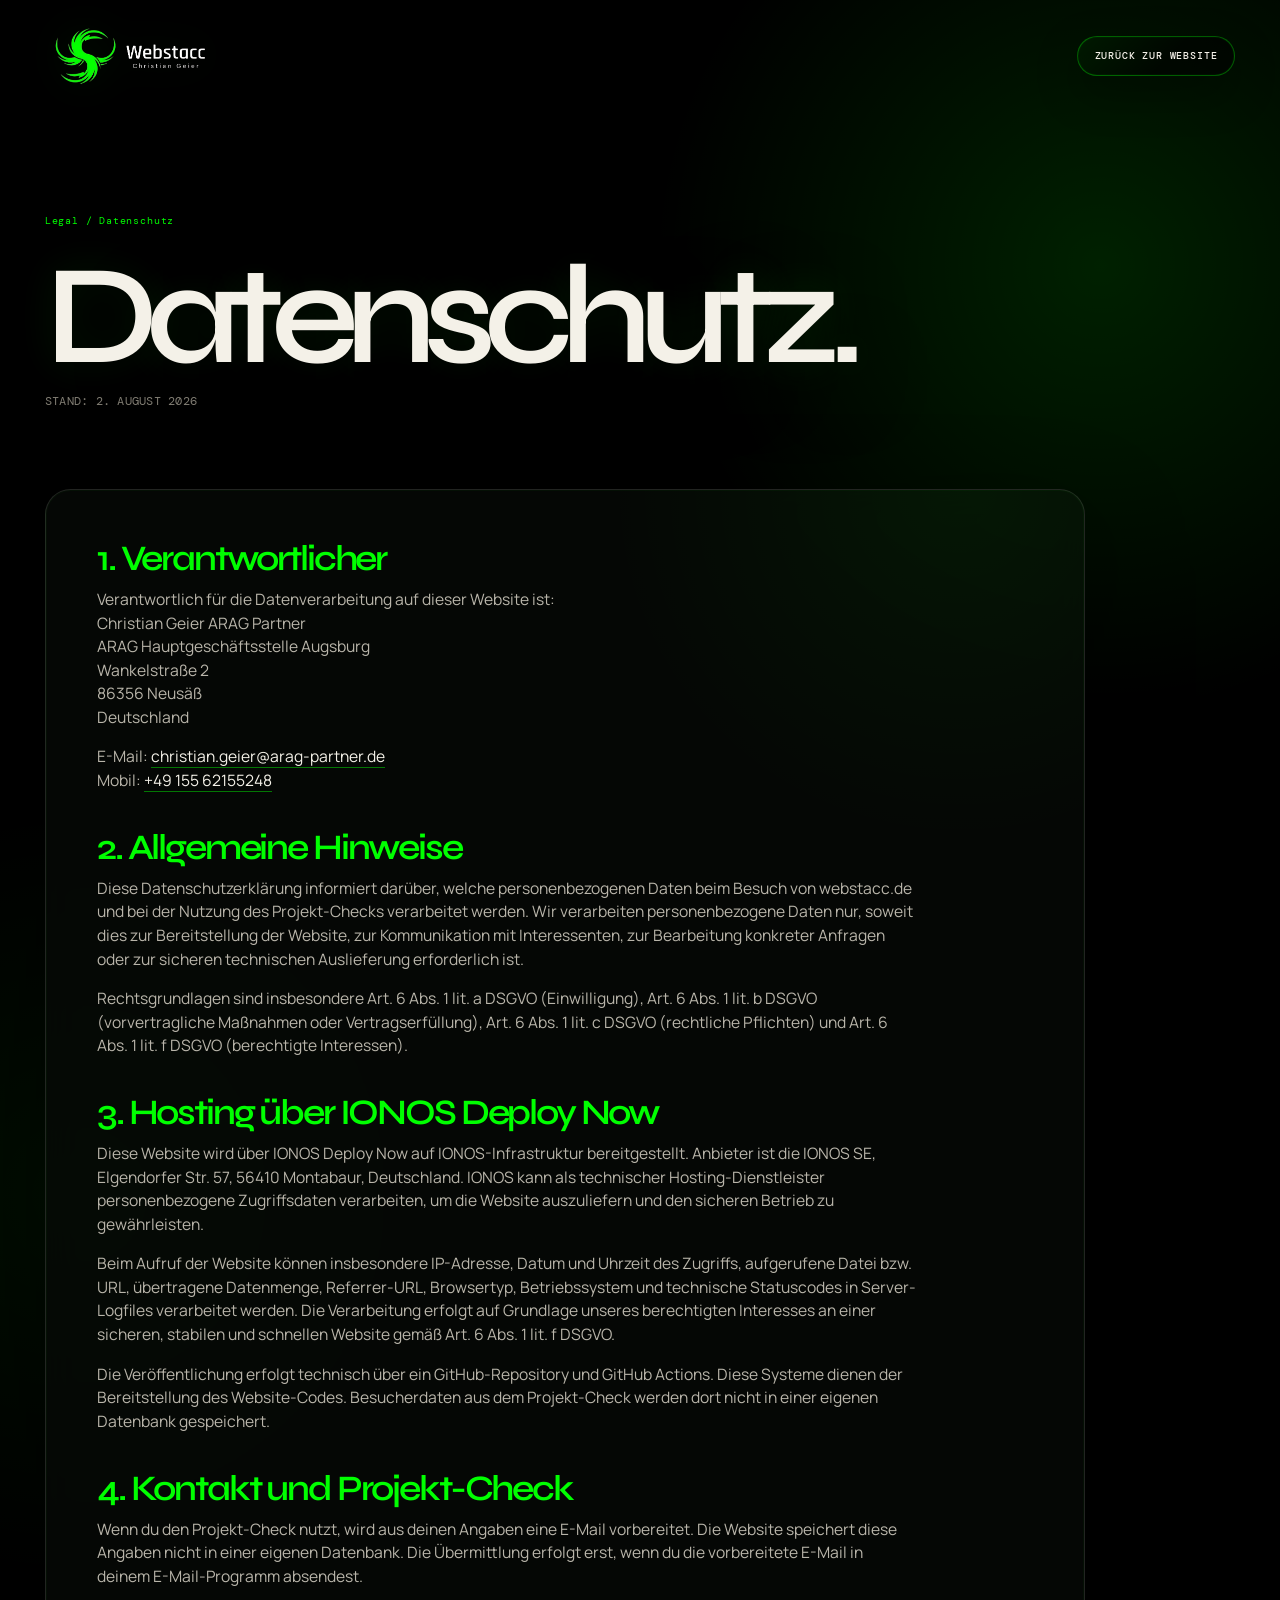
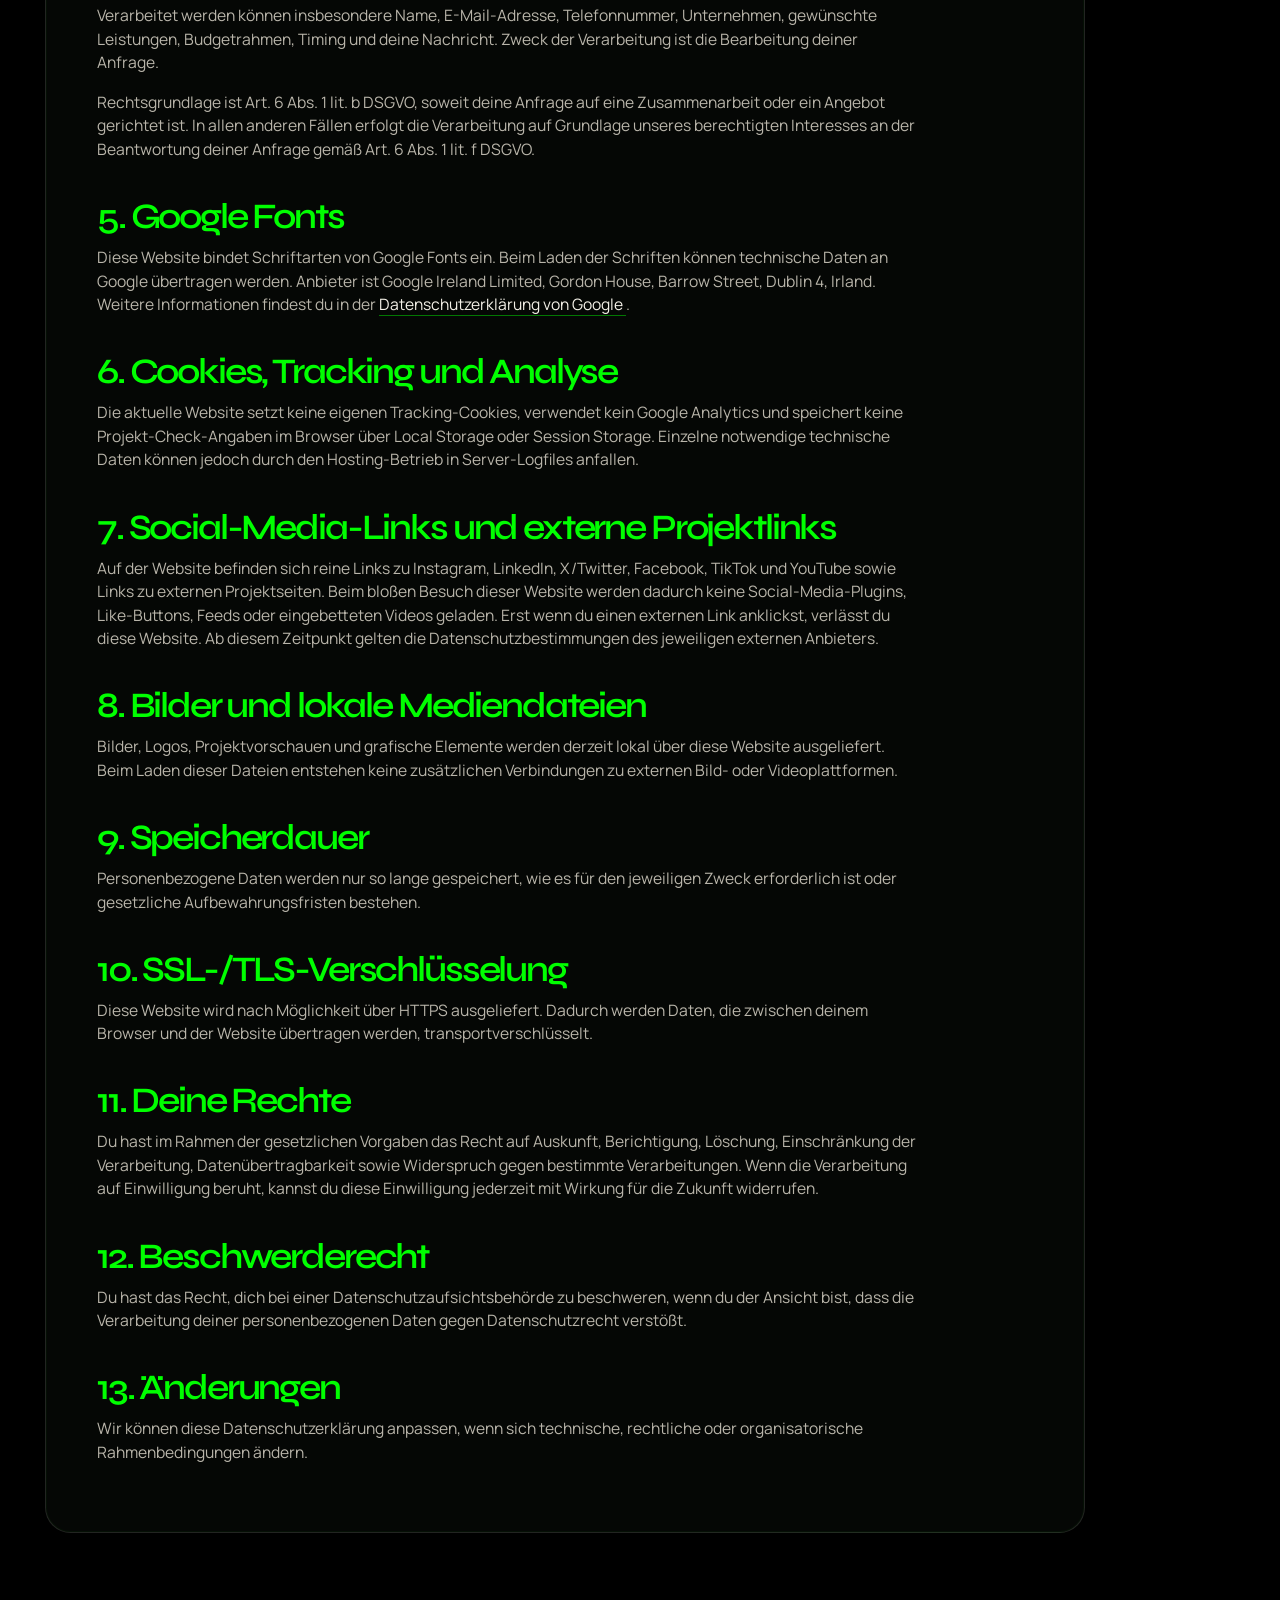
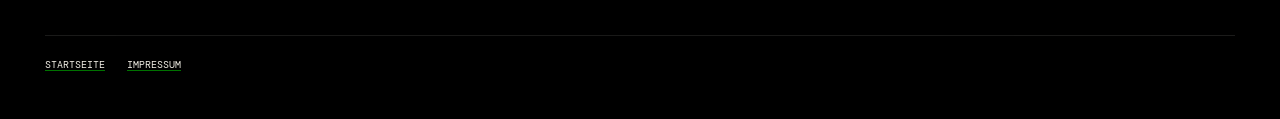
<file: datenschutz.html>
<!doctype html>
<html lang="de">
  <head>
    <meta charset="UTF-8" />
    <meta name="viewport" content="width=device-width, initial-scale=1.0" />
    <meta name="theme-color" content="#000000" />
    <meta
      name="description"
      content="Datenschutzerklärung von Webstacc Christian Geier."
    />
    <title>Datenschutz — Webstacc</title>
    <link rel="preconnect" href="https://fonts.googleapis.com" />
    <link rel="preconnect" href="https://fonts.gstatic.com" crossorigin />
    <link
      href="https://fonts.googleapis.com/css2?family=DM+Mono:wght@400;500&family=Manrope:wght@400;500;600;700&family=Syne:wght@500;600;700&display=swap"
      rel="stylesheet"
    />
    <link rel="stylesheet" href="styles.css?v=20260802-privacy-logo" />
  </head>
  <body class="legal-page">
    <header class="legal-header section-shell">
      <a class="brand" href="index.html" aria-label="Zur Webstacc Startseite">
        <img
          class="brand-logo"
          src="assets/webstacc-logo-original.webp"
          alt="Webstacc — Christian Geier"
          width="1222"
          height="492"
        />
      </a>
      <a class="legal-back" href="index.html">Zurück zur Website</a>
    </header>

    <main class="legal-main section-shell">
      <section class="legal-hero">
        <span class="section-index">Legal / Datenschutz</span>
        <h1>Datenschutz.</h1>
        <p>Stand: 2. August 2026</p>
      </section>

      <section class="legal-card">
        <h2>1. Verantwortlicher</h2>
        <p>
          Verantwortlich für die Datenverarbeitung auf dieser Website ist:<br />
          Christian Geier ARAG Partner<br />
          ARAG Hauptgeschäftsstelle Augsburg<br />
          Wankelstraße 2<br />
          86356 Neusäß<br />
          Deutschland
        </p>
        <p>
          E-Mail:
          <a href="mailto:christian.geier@arag-partner.de">christian.geier@arag-partner.de</a><br />
          Mobil:
          <a href="tel:+4915562155248">+49 155 62155248</a>
        </p>

        <h2>2. Allgemeine Hinweise</h2>
        <p>
          Diese Datenschutzerklärung informiert darüber, welche personenbezogenen
          Daten beim Besuch von webstacc.de und bei der Nutzung des Projekt-Checks
          verarbeitet werden. Wir verarbeiten personenbezogene Daten nur, soweit dies
          zur Bereitstellung der Website, zur Kommunikation mit Interessenten, zur
          Bearbeitung konkreter Anfragen oder zur sicheren technischen Auslieferung
          erforderlich ist.
        </p>
        <p>
          Rechtsgrundlagen sind insbesondere Art. 6 Abs. 1 lit. a DSGVO
          (Einwilligung), Art. 6 Abs. 1 lit. b DSGVO (vorvertragliche Maßnahmen oder
          Vertragserfüllung), Art. 6 Abs. 1 lit. c DSGVO (rechtliche Pflichten) und
          Art. 6 Abs. 1 lit. f DSGVO (berechtigte Interessen).
        </p>

        <h2>3. Hosting über IONOS Deploy Now</h2>
        <p>
          Diese Website wird über IONOS Deploy Now auf IONOS-Infrastruktur
          bereitgestellt. Anbieter ist die IONOS SE, Elgendorfer Str. 57,
          56410 Montabaur, Deutschland. IONOS kann als technischer
          Hosting-Dienstleister personenbezogene Zugriffsdaten verarbeiten, um die
          Website auszuliefern und den sicheren Betrieb zu gewährleisten.
        </p>
        <p>
          Beim Aufruf der Website können insbesondere IP-Adresse, Datum und Uhrzeit
          des Zugriffs, aufgerufene Datei bzw. URL, übertragene Datenmenge,
          Referrer-URL, Browsertyp, Betriebssystem und technische Statuscodes in
          Server-Logfiles verarbeitet werden. Die Verarbeitung erfolgt auf Grundlage
          unseres berechtigten Interesses an einer sicheren, stabilen und schnellen
          Website gemäß Art. 6 Abs. 1 lit. f DSGVO.
        </p>
        <p>
          Die Veröffentlichung erfolgt technisch über ein GitHub-Repository und
          GitHub Actions. Diese Systeme dienen der Bereitstellung des Website-Codes.
          Besucherdaten aus dem Projekt-Check werden dort nicht in einer eigenen
          Datenbank gespeichert.
        </p>

        <h2>4. Kontakt und Projekt-Check</h2>
        <p>
          Wenn du den Projekt-Check nutzt, wird aus deinen Angaben eine E-Mail
          vorbereitet. Die Website speichert diese Angaben nicht in einer eigenen
          Datenbank. Die Übermittlung erfolgt erst, wenn du die vorbereitete E-Mail
          in deinem E-Mail-Programm absendest.
        </p>
        <p>
          Verarbeitet werden können insbesondere Name, E-Mail-Adresse, Telefonnummer,
          Unternehmen, gewünschte Leistungen, Budgetrahmen, Timing und deine Nachricht.
          Zweck der Verarbeitung ist die Bearbeitung deiner Anfrage.
        </p>
        <p>
          Rechtsgrundlage ist Art. 6 Abs. 1 lit. b DSGVO, soweit deine Anfrage auf
          eine Zusammenarbeit oder ein Angebot gerichtet ist. In allen anderen Fällen
          erfolgt die Verarbeitung auf Grundlage unseres berechtigten Interesses an
          der Beantwortung deiner Anfrage gemäß Art. 6 Abs. 1 lit. f DSGVO.
        </p>

        <h2>5. Google Fonts</h2>
        <p>
          Diese Website bindet Schriftarten von Google Fonts ein. Beim Laden der
          Schriften können technische Daten an Google übertragen werden. Anbieter ist
          Google Ireland Limited, Gordon House, Barrow Street, Dublin 4, Irland.
          Weitere Informationen findest du in der
          <a href="https://policies.google.com/privacy" target="_blank" rel="noopener noreferrer">
            Datenschutzerklärung von Google
          </a>.
        </p>

        <h2>6. Cookies, Tracking und Analyse</h2>
        <p>
          Die aktuelle Website setzt keine eigenen Tracking-Cookies, verwendet kein
          Google Analytics und speichert keine Projekt-Check-Angaben im Browser über
          Local Storage oder Session Storage. Einzelne notwendige technische Daten
          können jedoch durch den Hosting-Betrieb in Server-Logfiles anfallen.
        </p>

        <h2>7. Social-Media-Links und externe Projektlinks</h2>
        <p>
          Auf der Website befinden sich reine Links zu Instagram, LinkedIn, X/Twitter,
          Facebook, TikTok und YouTube sowie Links zu externen Projektseiten. Beim
          bloßen Besuch dieser Website werden dadurch keine Social-Media-Plugins,
          Like-Buttons, Feeds oder eingebetteten Videos geladen. Erst wenn du einen
          externen Link anklickst, verlässt du diese Website. Ab diesem Zeitpunkt
          gelten die Datenschutzbestimmungen des jeweiligen externen Anbieters.
        </p>

        <h2>8. Bilder und lokale Mediendateien</h2>
        <p>
          Bilder, Logos, Projektvorschauen und grafische Elemente werden derzeit
          lokal über diese Website ausgeliefert. Beim Laden dieser Dateien entstehen
          keine zusätzlichen Verbindungen zu externen Bild- oder Videoplattformen.
        </p>

        <h2>9. Speicherdauer</h2>
        <p>
          Personenbezogene Daten werden nur so lange gespeichert, wie es für den
          jeweiligen Zweck erforderlich ist oder gesetzliche Aufbewahrungsfristen
          bestehen.
        </p>

        <h2>10. SSL-/TLS-Verschlüsselung</h2>
        <p>
          Diese Website wird nach Möglichkeit über HTTPS ausgeliefert. Dadurch werden
          Daten, die zwischen deinem Browser und der Website übertragen werden,
          transportverschlüsselt.
        </p>

        <h2>11. Deine Rechte</h2>
        <p>
          Du hast im Rahmen der gesetzlichen Vorgaben das Recht auf Auskunft,
          Berichtigung, Löschung, Einschränkung der Verarbeitung, Datenübertragbarkeit
          sowie Widerspruch gegen bestimmte Verarbeitungen. Wenn die Verarbeitung auf
          Einwilligung beruht, kannst du diese Einwilligung jederzeit mit Wirkung für
          die Zukunft widerrufen.
        </p>

        <h2>12. Beschwerderecht</h2>
        <p>
          Du hast das Recht, dich bei einer Datenschutzaufsichtsbehörde zu beschweren,
          wenn du der Ansicht bist, dass die Verarbeitung deiner personenbezogenen
          Daten gegen Datenschutzrecht verstößt.
        </p>

        <h2>13. Änderungen</h2>
        <p>
          Wir können diese Datenschutzerklärung anpassen, wenn sich technische,
          rechtliche oder organisatorische Rahmenbedingungen ändern.
        </p>
      </section>
    </main>

    <footer class="legal-footer section-shell">
      <a href="index.html">Startseite</a>
      <a href="impressum.html">Impressum</a>
    </footer>
  </body>
</html>
</file>
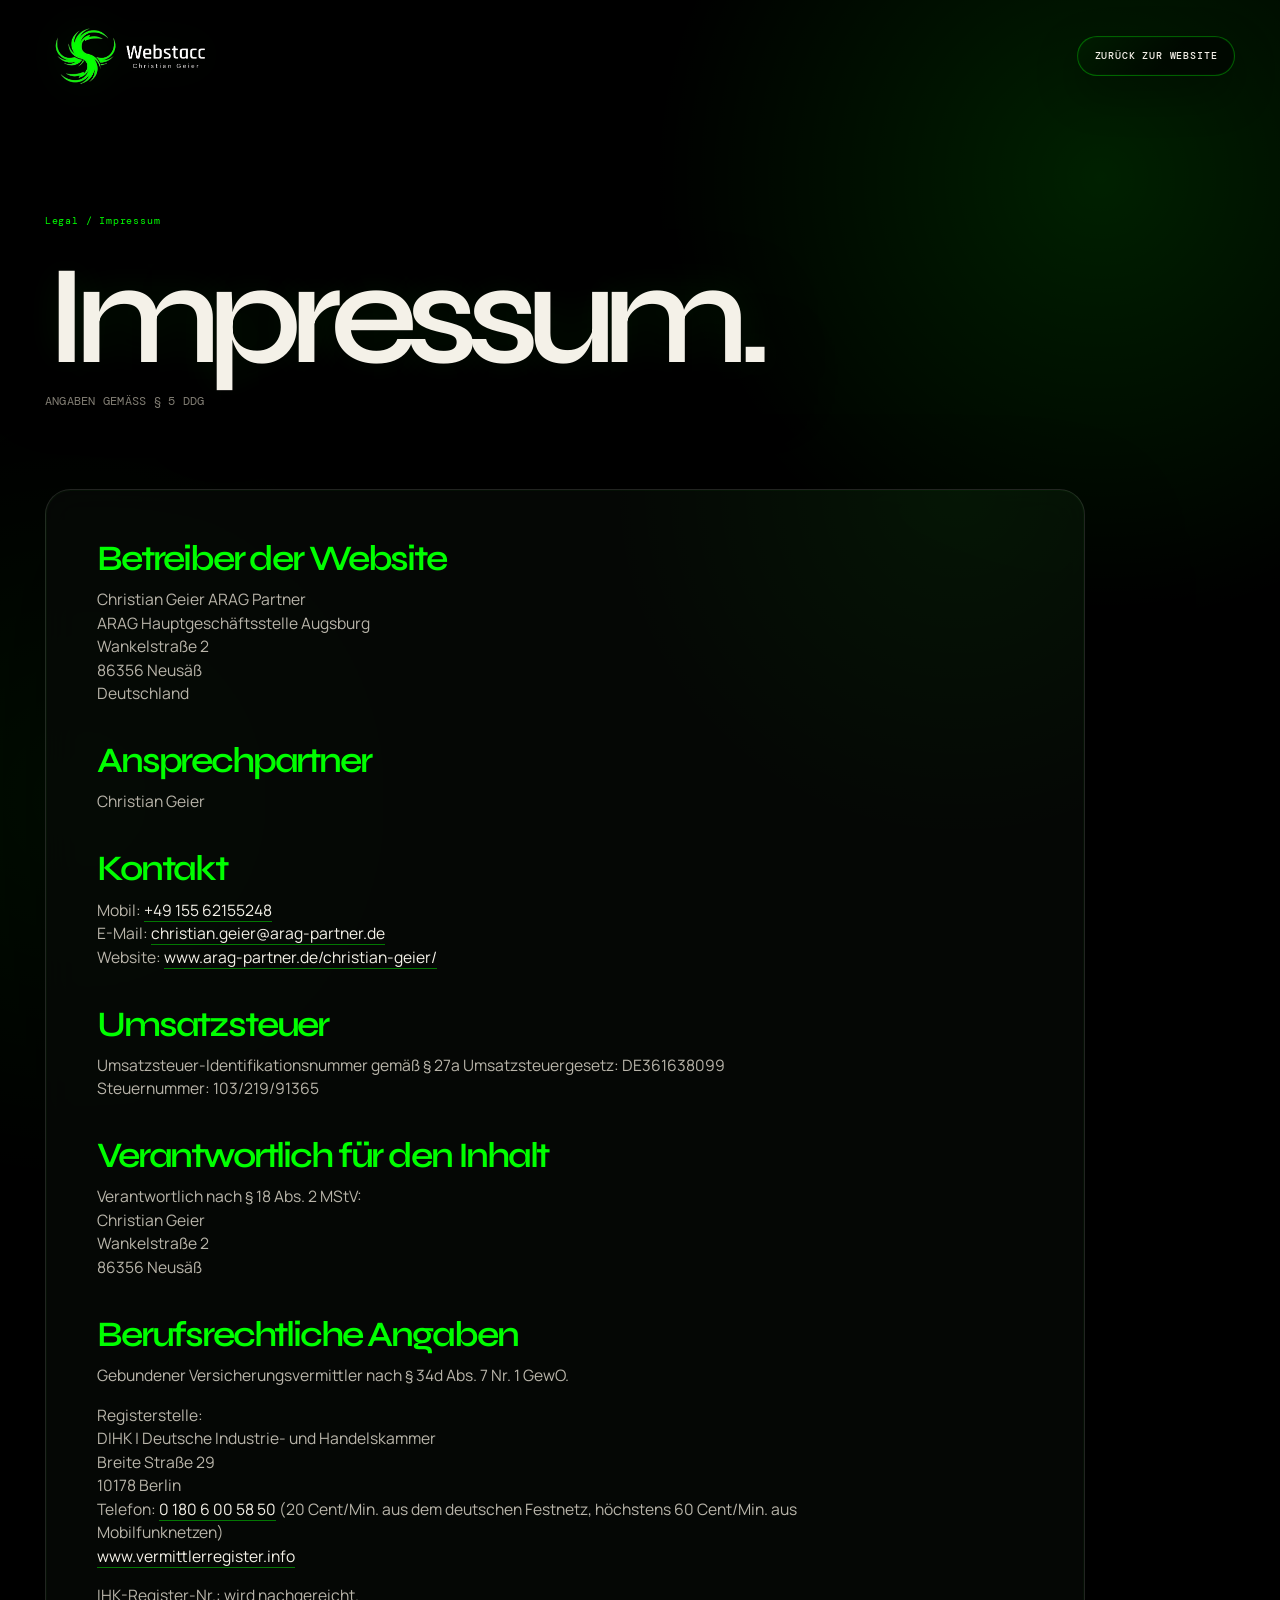
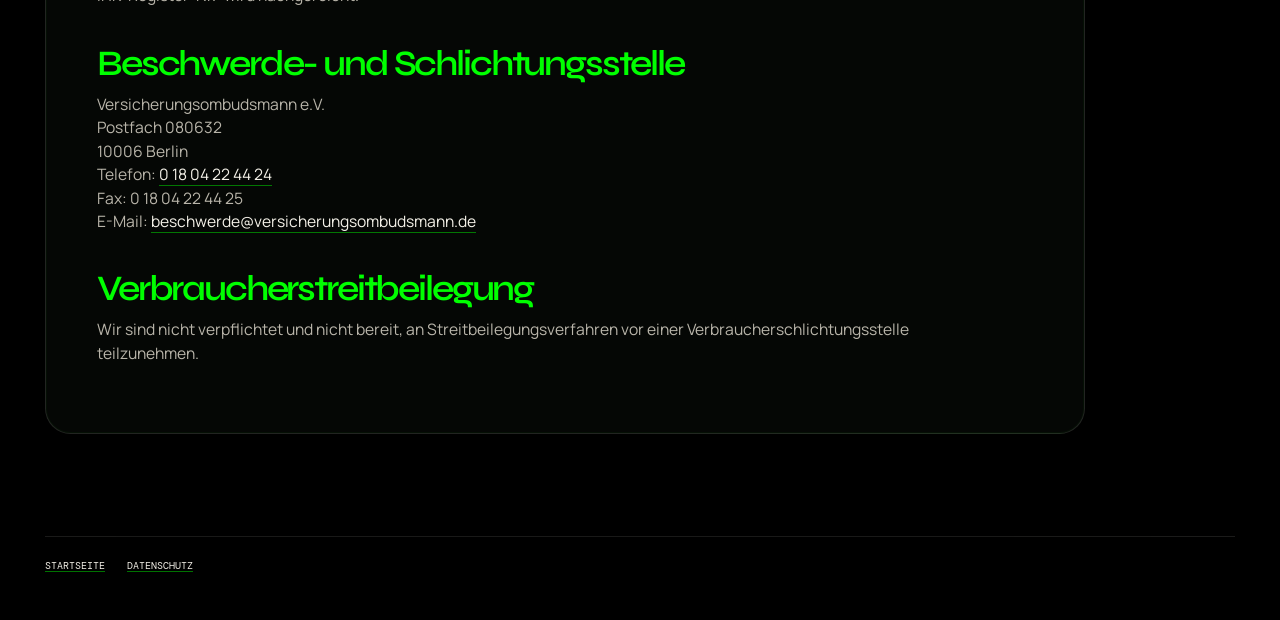
<file: impressum.html>
<!doctype html>
<html lang="de">
  <head>
    <meta charset="UTF-8" />
    <meta name="viewport" content="width=device-width, initial-scale=1.0" />
    <meta name="theme-color" content="#000000" />
    <meta
      name="description"
      content="Impressum von Webstacc Christian Geier, Digitalagentur aus Augsburg."
    />
    <title>Impressum — Webstacc</title>
    <link rel="preconnect" href="https://fonts.googleapis.com" />
    <link rel="preconnect" href="https://fonts.gstatic.com" crossorigin />
    <link
      href="https://fonts.googleapis.com/css2?family=DM+Mono:wght@400;500&family=Manrope:wght@400;500;600;700&family=Syne:wght@500;600;700&display=swap"
      rel="stylesheet"
    />
    <link rel="stylesheet" href="styles.css?v=20260802-privacy-logo" />
  </head>
  <body class="legal-page">
    <header class="legal-header section-shell">
      <a class="brand" href="index.html" aria-label="Zur Webstacc Startseite">
        <img
          class="brand-logo"
          src="assets/webstacc-logo-original.webp"
          alt="Webstacc — Christian Geier"
          width="1222"
          height="492"
        />
      </a>
      <a class="legal-back" href="index.html">Zurück zur Website</a>
    </header>

    <main class="legal-main section-shell">
      <section class="legal-hero">
        <span class="section-index">Legal / Impressum</span>
        <h1>Impressum.</h1>
        <p>Angaben gemäß § 5 DDG</p>
      </section>

      <section class="legal-card">
        <h2>Betreiber der Website</h2>
        <p>
          Christian Geier ARAG Partner<br />
          ARAG Hauptgeschäftsstelle Augsburg<br />
          Wankelstraße 2<br />
          86356 Neusäß<br />
          Deutschland
        </p>

        <h2>Ansprechpartner</h2>
        <p>Christian Geier</p>

        <h2>Kontakt</h2>
        <p>
          Mobil:
          <a href="tel:+4915562155248">+49 155 62155248</a><br />
          E-Mail:
          <a href="mailto:christian.geier@arag-partner.de">christian.geier@arag-partner.de</a><br />
          Website:
          <a href="https://www.arag-partner.de/christian-geier/" target="_blank" rel="noopener noreferrer">
            www.arag-partner.de/christian-geier/
          </a>
        </p>

        <h2>Umsatzsteuer</h2>
        <p>
          Umsatzsteuer-Identifikationsnummer gemäß § 27a Umsatzsteuergesetz:
          DE361638099<br />
          Steuernummer: 103/219/91365
        </p>

        <h2>Verantwortlich für den Inhalt</h2>
        <p>
          Verantwortlich nach § 18 Abs. 2 MStV:<br />
          Christian Geier<br />
          Wankelstraße 2<br />
          86356 Neusäß
        </p>

        <h2>Berufsrechtliche Angaben</h2>
        <p>
          Gebundener Versicherungsvermittler nach § 34d Abs. 7 Nr. 1 GewO.
        </p>
        <p>
          Registerstelle:<br />
          DIHK | Deutsche Industrie- und Handelskammer<br />
          Breite Straße 29<br />
          10178 Berlin<br />
          Telefon:
          <a href="tel:+491806005850">0 180 6 00 58 50</a>
          (20 Cent/Min. aus dem deutschen Festnetz, höchstens 60 Cent/Min. aus
          Mobilfunknetzen)<br />
          <a href="https://www.vermittlerregister.info" target="_blank" rel="noopener noreferrer">
            www.vermittlerregister.info
          </a>
        </p>
        <p>
          IHK-Register-Nr.: wird nachgereicht.
        </p>

        <h2>Beschwerde- und Schlichtungsstelle</h2>
        <p>
          Versicherungsombudsmann e.V.<br />
          Postfach 080632<br />
          10006 Berlin<br />
          Telefon:
          <a href="tel:+491804224424">0 18 04 22 44 24</a><br />
          Fax: 0 18 04 22 44 25<br />
          E-Mail:
          <a href="mailto:beschwerde@versicherungsombudsmann.de">
            beschwerde@versicherungsombudsmann.de
          </a>
        </p>

        <h2>Verbraucherstreitbeilegung</h2>
        <p>
          Wir sind nicht verpflichtet und nicht bereit, an Streitbeilegungsverfahren
          vor einer Verbraucherschlichtungsstelle teilzunehmen.
        </p>
      </section>
    </main>

    <footer class="legal-footer section-shell">
      <a href="index.html">Startseite</a>
      <a href="datenschutz.html">Datenschutz</a>
    </footer>
  </body>
</html>
</file>
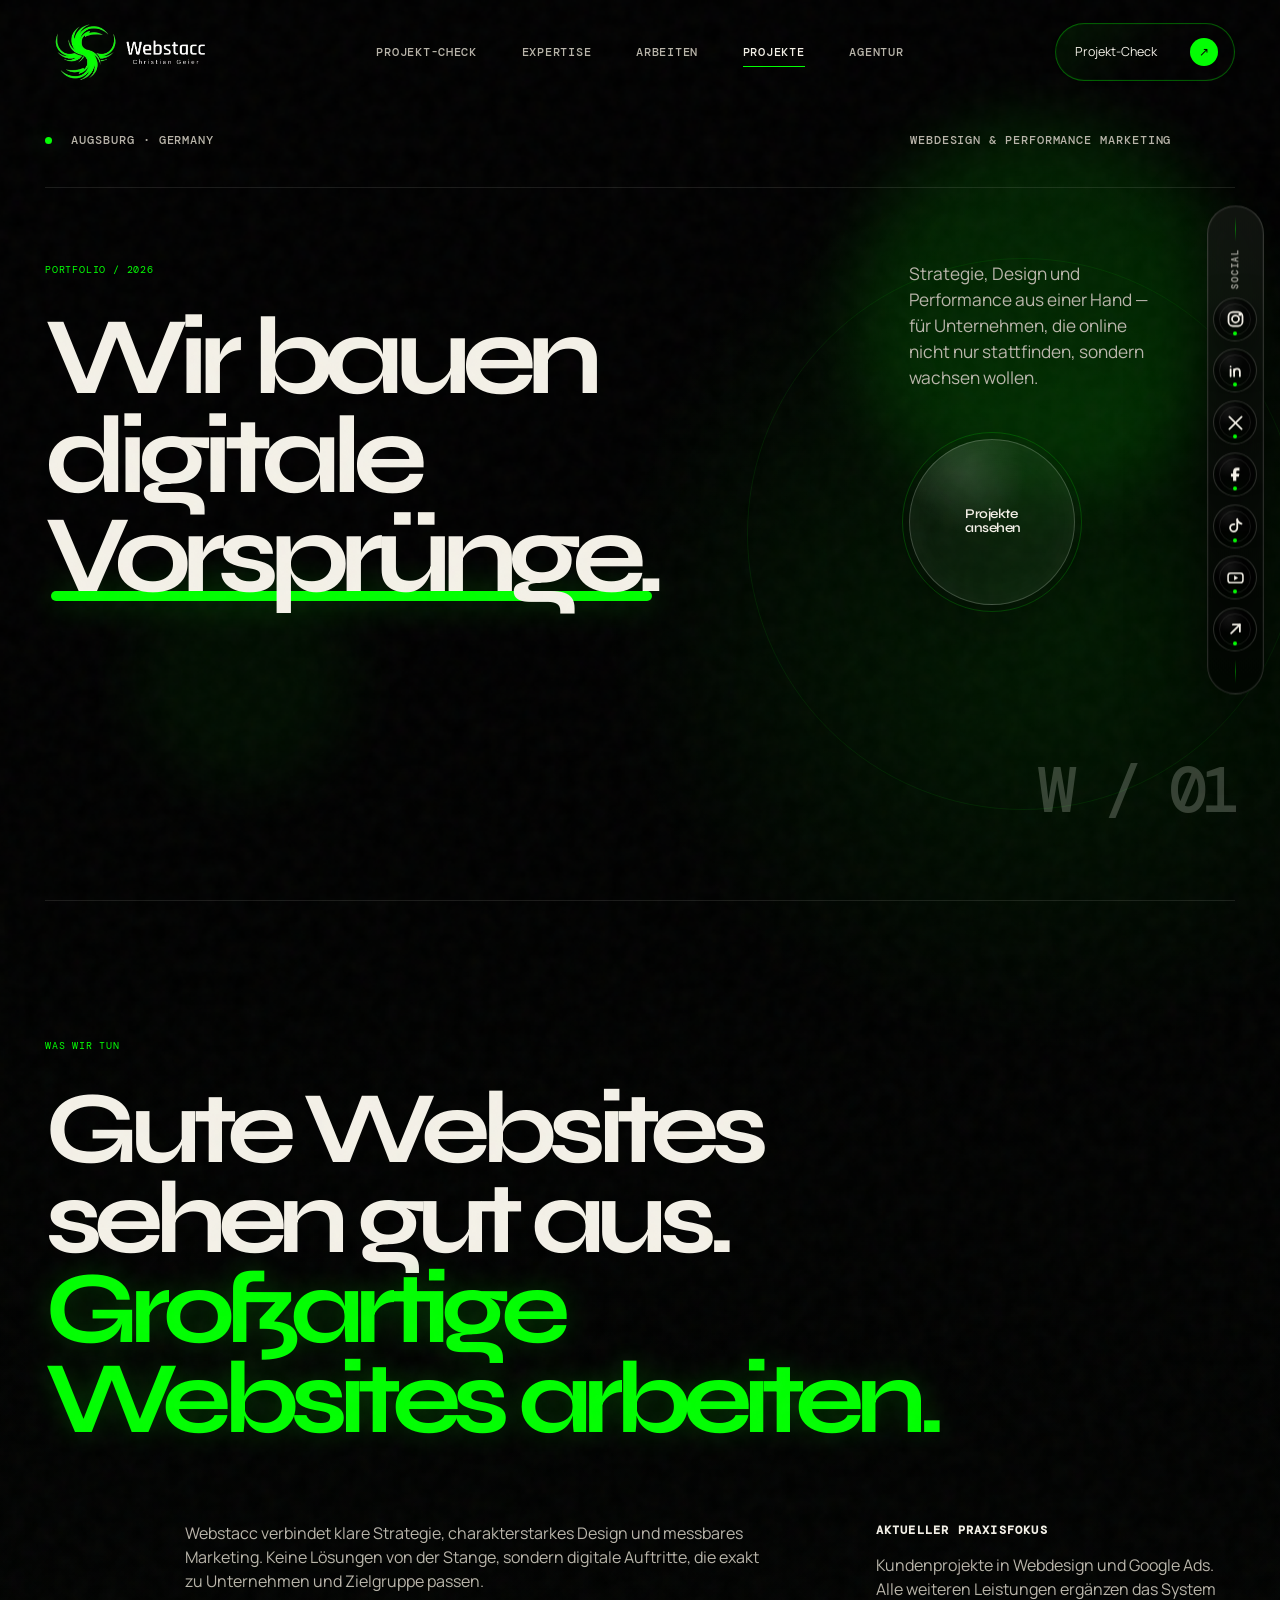
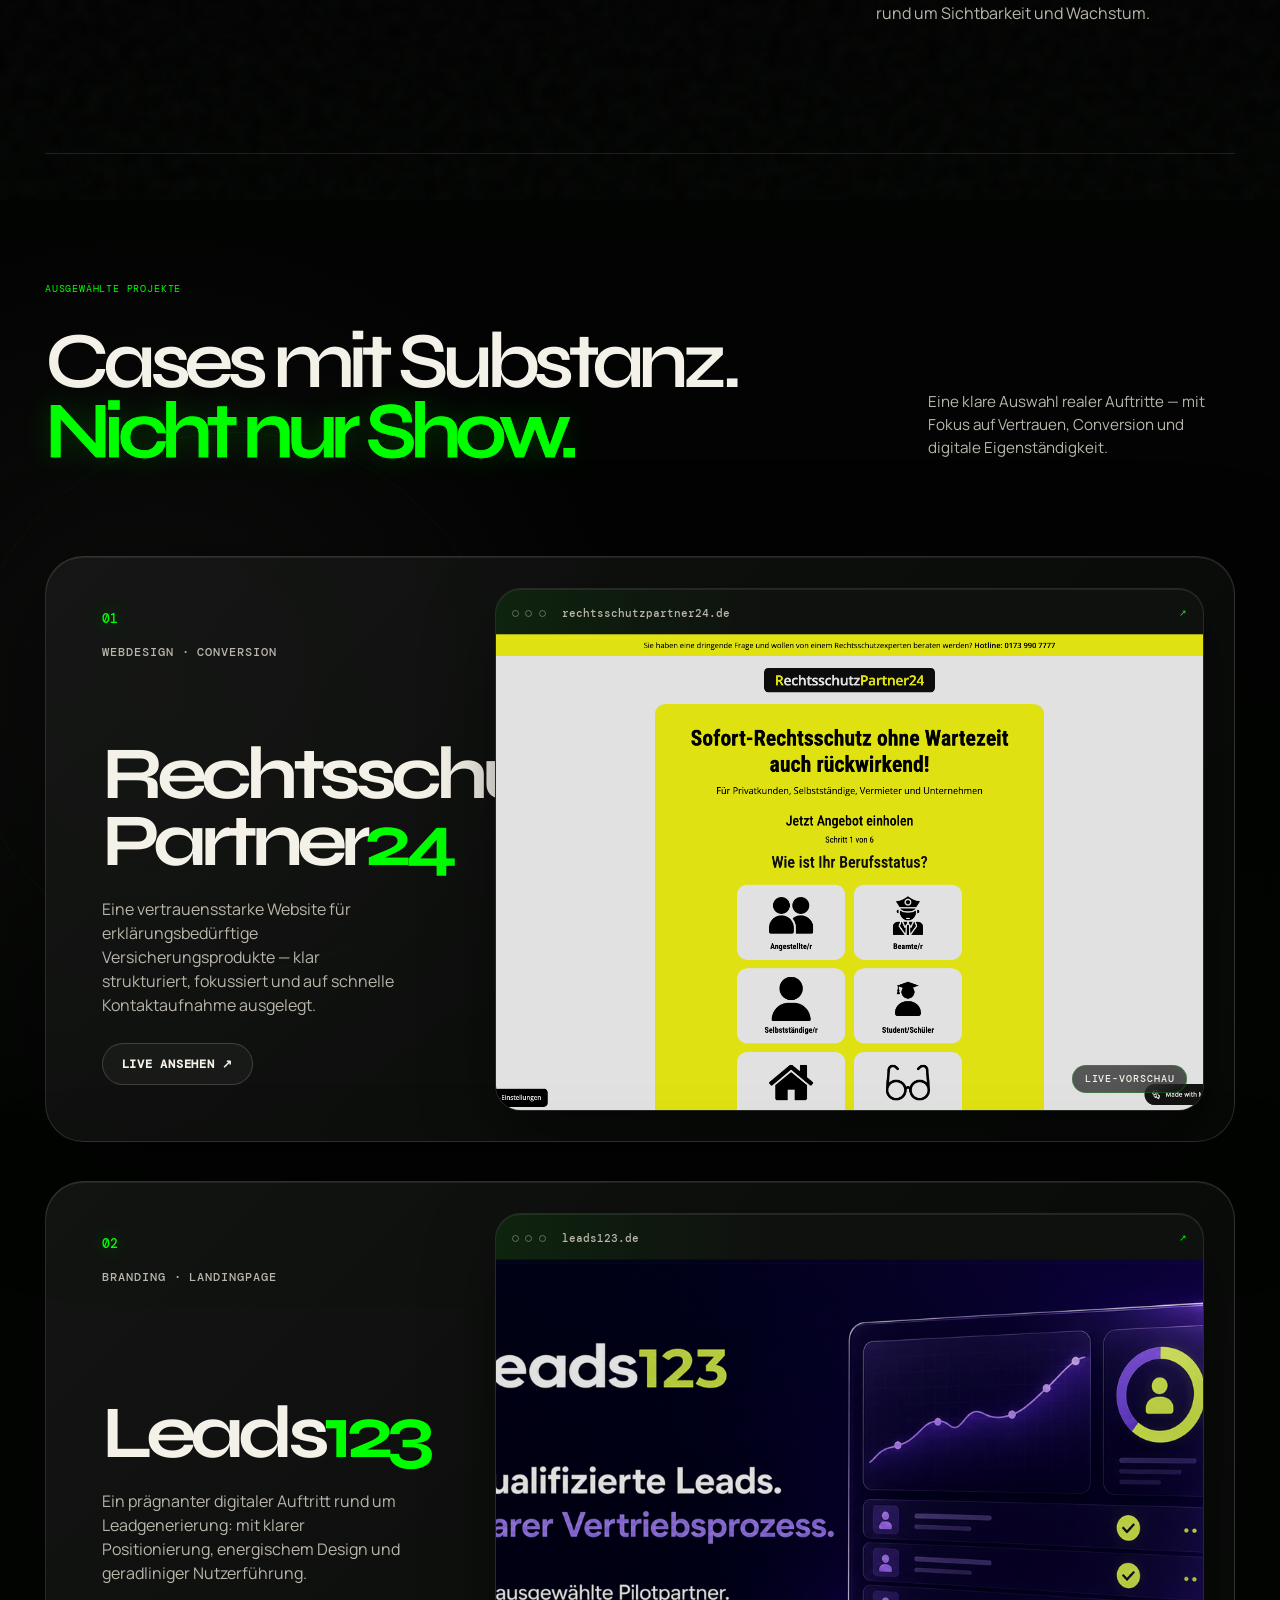
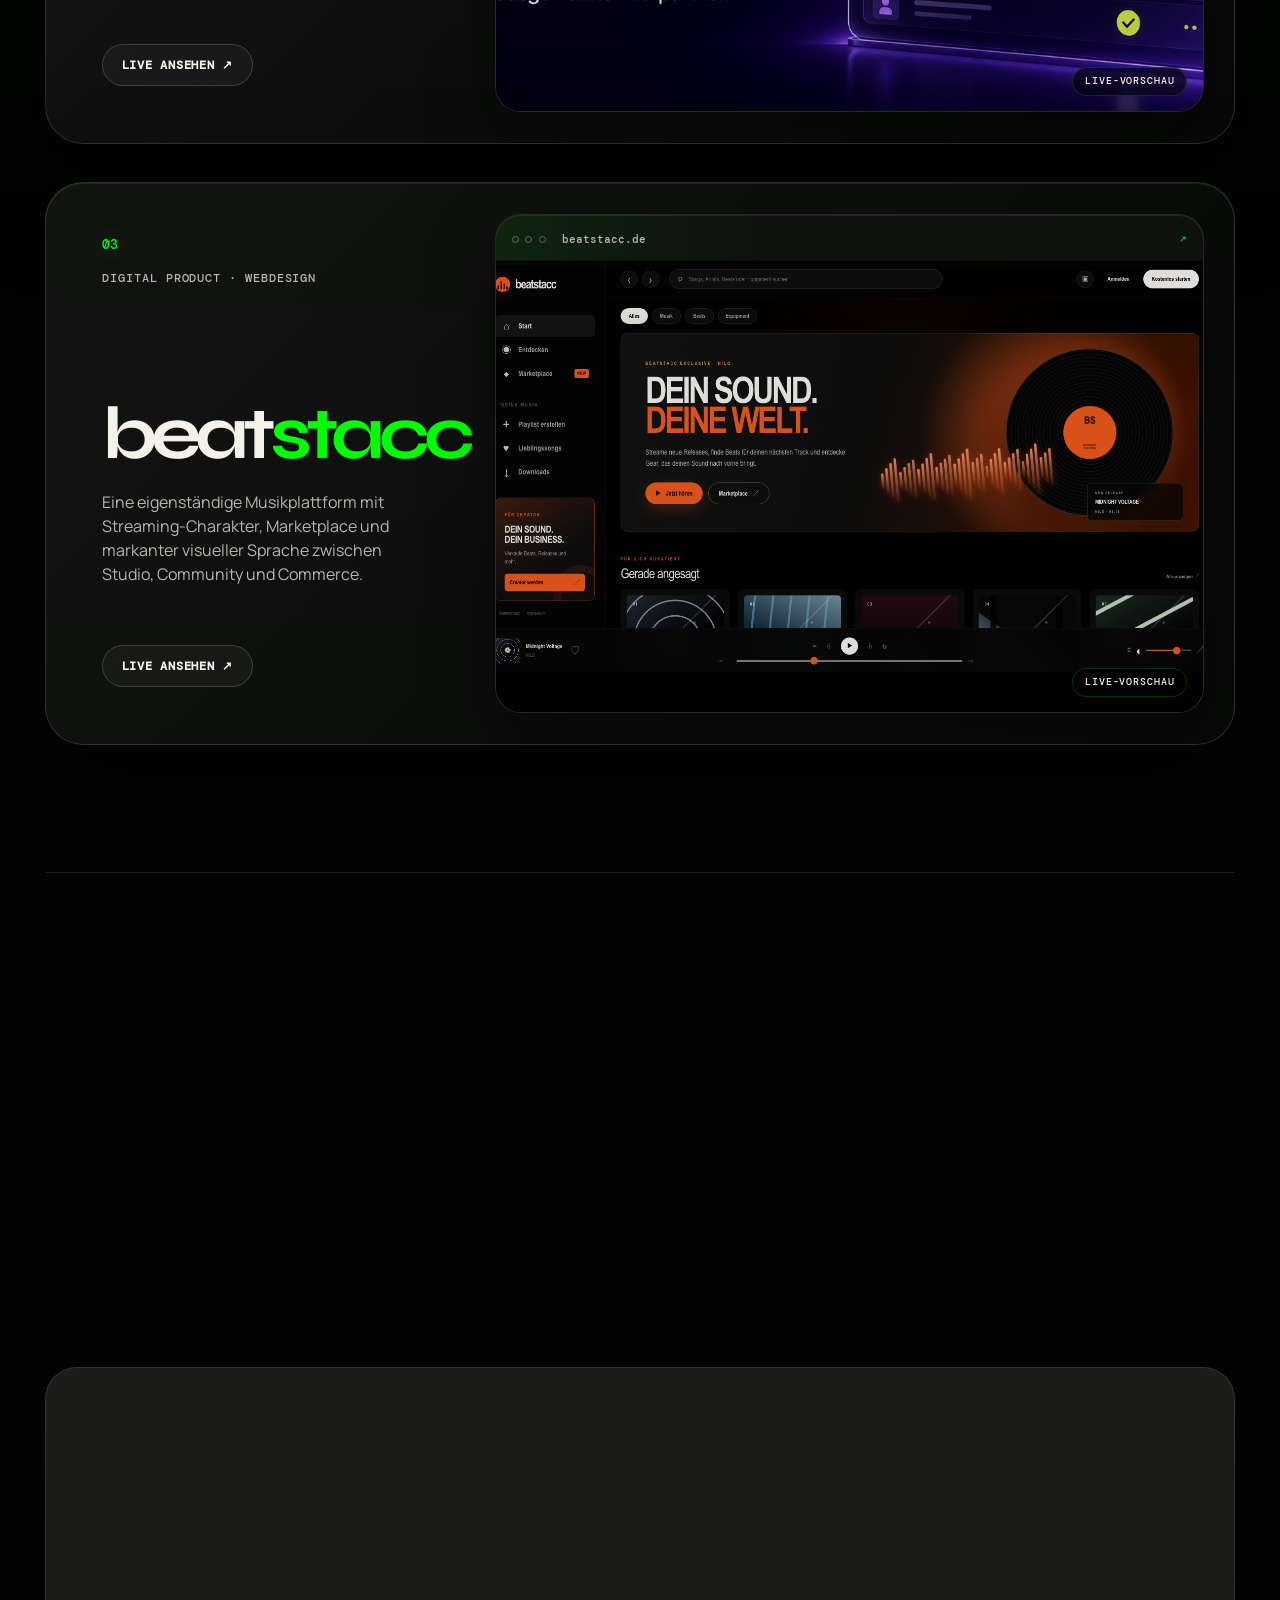
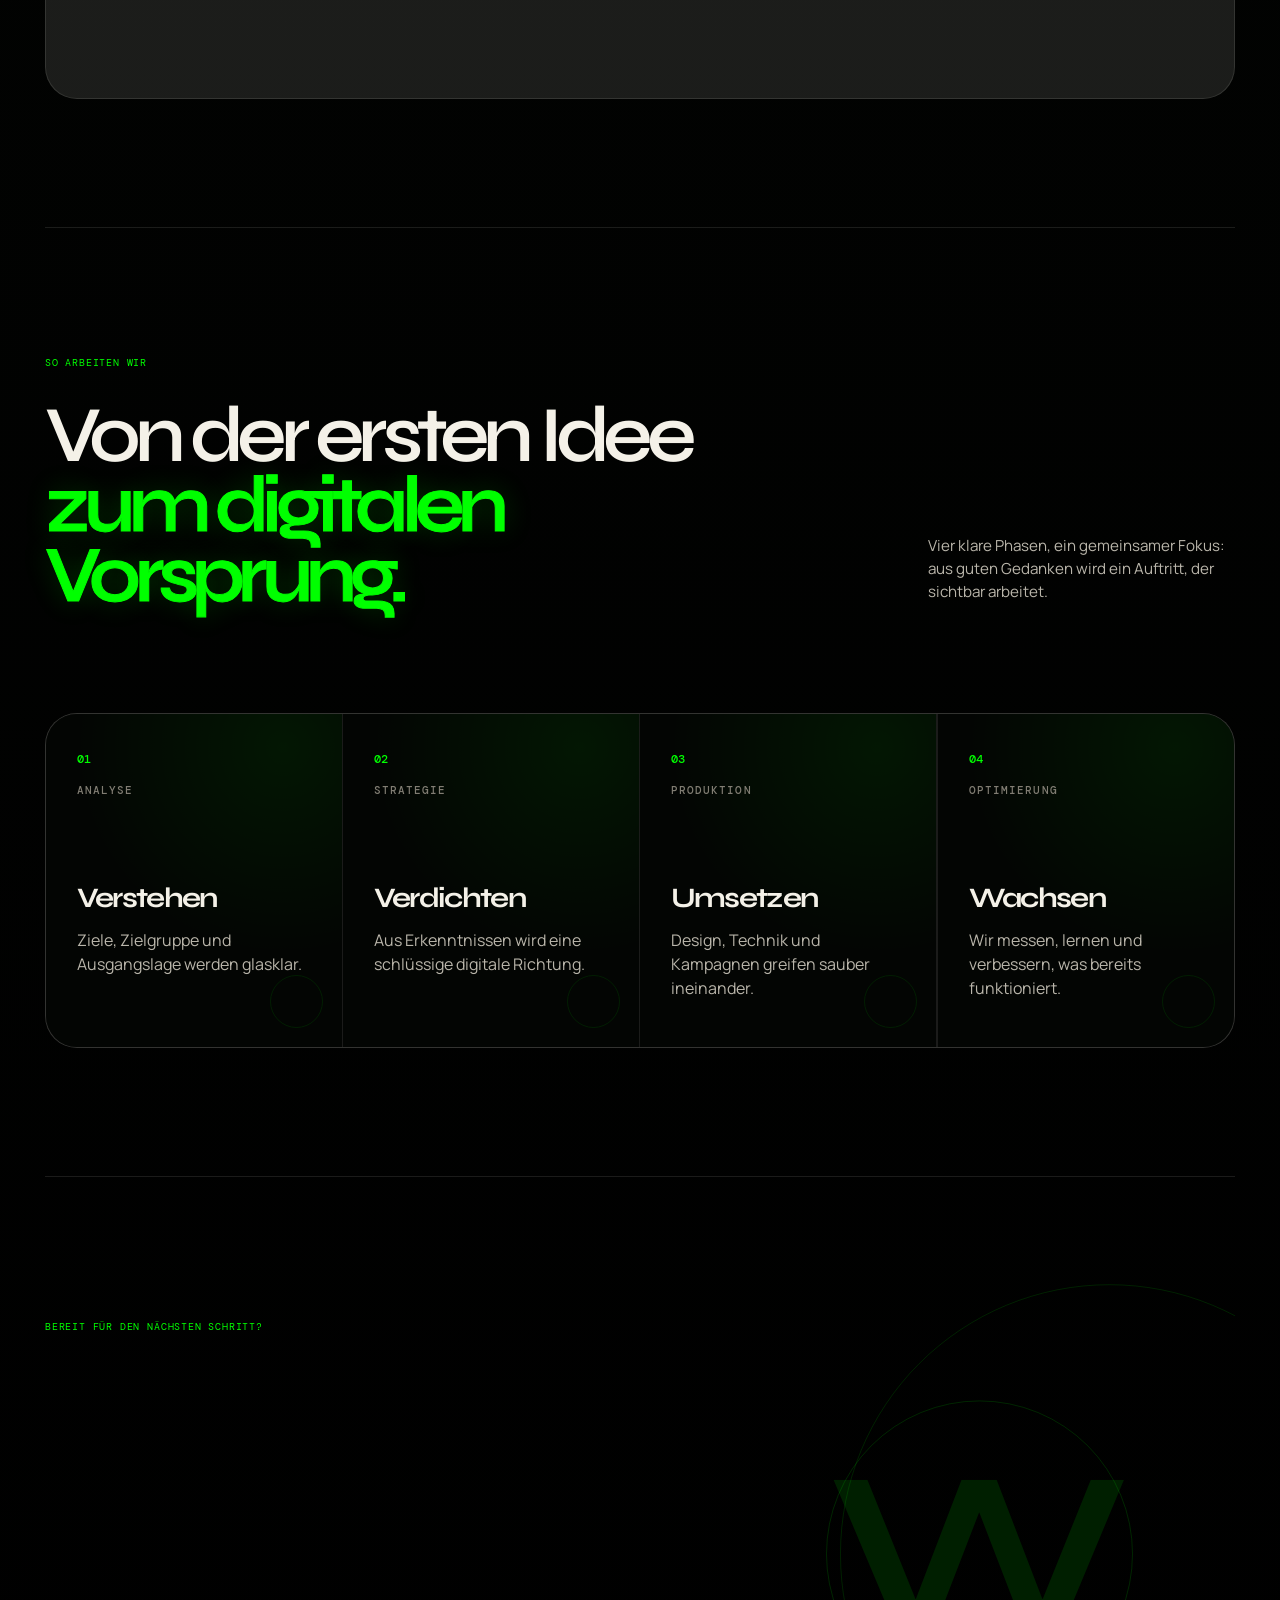
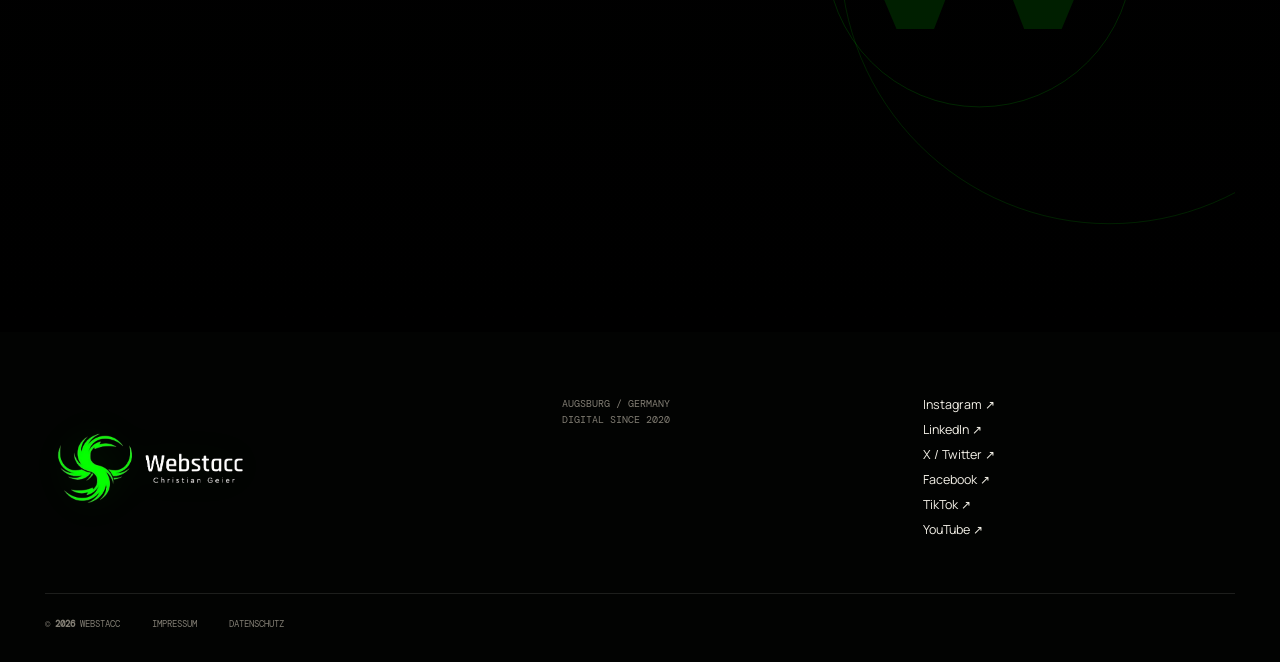
<file: projekte.html>
<!doctype html>
<html lang="de">
  <head>
    <meta charset="UTF-8" />
    <meta name="viewport" content="width=device-width, initial-scale=1.0" />
    <meta name="theme-color" content="#080a08" />
    <meta
      name="description"
      content="Ausgewählte Webdesign- und Performance-Marketing-Projekte von Webstacc aus Augsburg: RechtsschutzPartner24, Leads123 und beatstacc."
    />
    <title>Projekte — Webstacc Portfolio</title>
    <link rel="preconnect" href="https://fonts.googleapis.com" />
    <link rel="preconnect" href="https://fonts.gstatic.com" crossorigin />
    <link
      href="https://fonts.googleapis.com/css2?family=DM+Mono:wght@400;500&family=Manrope:wght@400;500;600;700&family=Syne:wght@500;600;700&display=swap"
      rel="stylesheet"
    />
    <link rel="stylesheet" href="styles.css?v=20260802-privacy-logo" />
    <script src="script.js?v=20260801-projects" defer></script>
  </head>
  <body>
    <div class="scroll-progress" aria-hidden="true"></div>
    <div class="pointer-glow" aria-hidden="true"></div>
    <div class="page-grain" aria-hidden="true"></div>

    <aside class="fixed-social" aria-label="Social Media und Kontakt">
      <span class="fixed-social-label">Social</span>
      <a
        class="fixed-social-link"
        href="https://www.instagram.com/webstacc/"
        target="_blank"
        rel="noopener"
        aria-label="Webstacc auf Instagram öffnen"
      >
        <svg viewBox="0 0 24 24" aria-hidden="true">
          <rect x="4" y="4" width="16" height="16" rx="5" />
          <circle cx="12" cy="12" r="4" />
          <circle cx="17.2" cy="6.8" r="0.9" />
        </svg>
      </a>
      <a
        class="fixed-social-link"
        href="https://www.linkedin.com/company/webstacc/"
        target="_blank"
        rel="noopener"
        aria-label="Webstacc auf LinkedIn öffnen"
      >
        <svg viewBox="0 0 24 24" aria-hidden="true">
          <path d="M6.4 10v8" />
          <path d="M6.4 7v.1" />
          <path d="M10.4 18v-8" />
          <path d="M10.4 13.5c0-2 1.2-3.8 3.4-3.8 2 0 3.2 1.4 3.2 3.8V18" />
        </svg>
      </a>
      <a
        class="fixed-social-link"
        href="https://x.com/search?q=webstacc&amp;src=typed_query"
        target="_blank"
        rel="noopener"
        aria-label="Webstacc auf X suchen"
      >
        <svg viewBox="0 0 24 24" aria-hidden="true">
          <path d="M5 5l14 14" />
          <path d="M19 5 5 19" />
        </svg>
      </a>
      <a
        class="fixed-social-link"
        href="https://www.facebook.com/search/top?q=webstacc"
        target="_blank"
        rel="noopener"
        aria-label="Webstacc auf Facebook suchen"
      >
        <svg viewBox="0 0 24 24" aria-hidden="true">
          <path d="M14.2 8.2h2.3V4.8h-2.8c-3 0-4.5 1.8-4.5 4.7v2.1H6.8V15h2.4v5h3.7v-5h3l.5-3.4h-3.5V9.8c0-1 .4-1.6 1.3-1.6Z" />
        </svg>
      </a>
      <a
        class="fixed-social-link"
        href="https://www.tiktok.com/search?q=webstacc"
        target="_blank"
        rel="noopener"
        aria-label="Webstacc auf TikTok suchen"
      >
        <svg viewBox="0 0 24 24" aria-hidden="true">
          <path d="M14 4v10.2a4.1 4.1 0 1 1-3.3-4" />
          <path d="M14 5.3c1 2.4 2.4 3.9 4.9 4.3" />
        </svg>
      </a>
      <a
        class="fixed-social-link"
        href="https://www.youtube.com/results?search_query=webstacc"
        target="_blank"
        rel="noopener"
        aria-label="Webstacc auf YouTube suchen"
      >
        <svg viewBox="0 0 24 24" aria-hidden="true">
          <rect x="3.5" y="6.5" width="17" height="11" rx="3" />
          <path d="m10.4 9.2 4.6 2.8-4.6 2.8Z" />
        </svg>
      </a>
      <a
        class="fixed-social-link fixed-social-link--contact"
        href="#kontakt"
        aria-label="Zum Kontaktbereich springen"
      >
        <svg viewBox="0 0 24 24" aria-hidden="true">
          <path d="M7 17 17 7" />
          <path d="M9 7h8v8" />
        </svg>
      </a>
    </aside>

    <header class="site-header">
      <a class="brand" href="index.html#top" aria-label="Webstacc Startseite">
        <img
          class="brand-logo"
          src="assets/webstacc-logo-original.webp"
          alt="Webstacc — Christian Geier"
          width="1222"
          height="492"
        />
      </a>

      <nav class="desktop-nav" aria-label="Hauptnavigation">
        <a href="index.html#projekt-check">Projekt-Check</a>
        <a href="index.html#expertise">Expertise</a>
        <a href="index.html#arbeiten">Arbeiten</a>
        <a href="projekte.html" aria-current="page">Projekte</a>
        <a href="index.html#agentur">Agentur</a>
      </nav>

      <a class="header-cta magnetic" href="index.html#projekt-check">
        <span>Projekt-Check</span>
        <i>↗</i>
      </a>

      <button class="menu-button" aria-controls="mobile-nav" aria-expanded="false">
        <span></span><span></span>
        <b class="sr-only">Menü öffnen</b>
      </button>

      <nav id="mobile-nav" class="mobile-nav" aria-label="Mobile Navigation">
        <span class="mobile-label">Navigation / 2026</span>
        <a href="index.html#projekt-check"><b>01</b>Projekt-Check</a>
        <a href="index.html#expertise"><b>02</b>Expertise</a>
        <a href="index.html#arbeiten"><b>03</b>Arbeiten</a>
        <a href="projekte.html" aria-current="page"><b>04</b>Projekte</a>
        <a href="index.html#agentur"><b>05</b>Agentur</a>
        <a href="#kontakt"><b>06</b>Kontakt</a>
        <small>Augsburg, Germany<br />48.3705° N / 10.8978° E</small>
      </nav>
    </header>

    <main id="top" class="projects-subpage">
      <section class="portfolio-hero section-shell">
        <div class="portfolio-orbit portfolio-orbit-one" aria-hidden="true"></div>
        <div class="portfolio-orbit portfolio-orbit-two" aria-hidden="true"></div>
        <div class="portfolio-topline reveal">
          <p><span></span> Augsburg · Germany</p>
          <p>Webdesign & Performance Marketing</p>
        </div>
        <div class="portfolio-hero-grid">
          <div class="portfolio-hero-copy reveal">
            <p class="section-index">PORTFOLIO / 2026</p>
            <h1>Wir bauen<br />digitale <em>Vorsprünge.</em></h1>
          </div>
          <div class="portfolio-hero-side reveal">
            <p>
              Strategie, Design und Performance aus einer Hand — für Unternehmen,
              die online nicht nur stattfinden, sondern wachsen wollen.
            </p>
            <a class="portfolio-round-link magnetic" href="#projekte" aria-label="Projekte ansehen">
              <span>Projekte<br />ansehen</span>
              <i aria-hidden="true">↓</i>
            </a>
          </div>
        </div>
        <div class="portfolio-index" aria-hidden="true">W / 01</div>
      </section>

      <section class="portfolio-statement section-shell">
        <p class="section-index reveal">WAS WIR TUN</p>
        <h2 class="reveal">
          Gute Websites sehen gut aus.<br />
          <em>Großartige Websites arbeiten.</em>
        </h2>
        <div class="portfolio-statement-grid reveal">
          <p>
            Webstacc verbindet klare Strategie, charakterstarkes Design und
            messbares Marketing. Keine Lösungen von der Stange, sondern digitale
            Auftritte, die exakt zu Unternehmen und Zielgruppe passen.
          </p>
          <p>
            <b>Aktueller Praxisfokus</b>
            Kundenprojekte in Webdesign und Google Ads. Alle weiteren Leistungen
            ergänzen das System rund um Sichtbarkeit und Wachstum.
          </p>
        </div>
      </section>

      <section class="project-cases section-shell" id="projekte">
        <div class="section-head reveal">
          <div>
            <span class="section-index">AUSGEWÄHLTE PROJEKTE</span>
            <h2>Cases mit Substanz.<br /><em>Nicht nur Show.</em></h2>
          </div>
          <p>Eine klare Auswahl realer Auftritte — mit Fokus auf Vertrauen, Conversion und digitale Eigenständigkeit.</p>
        </div>

        <article class="case-card reveal tilt-surface">
          <div class="case-meta">
            <span>01</span>
            <p>Webdesign · Conversion</p>
            <h3>Rechtsschutz<br />Partner<em>24</em></h3>
            <p>
              Eine vertrauensstarke Website für erklärungsbedürftige Versicherungsprodukte —
              klar strukturiert, fokussiert und auf schnelle Kontaktaufnahme ausgelegt.
            </p>
            <a href="https://rechtsschutzpartner24.de" target="_blank" rel="noopener">
              Live ansehen <span aria-hidden="true">↗</span>
            </a>
          </div>
          <a
            class="case-preview"
            href="https://rechtsschutzpartner24.de"
            target="_blank"
            rel="noopener"
            aria-label="RechtsschutzPartner24 live öffnen"
          >
            <div class="case-browser">
              <span><i></i><i></i><i></i></span>
              <b>rechtsschutzpartner24.de</b>
              <small>↗</small>
            </div>
            <img
              src="project-previews/rechtsschutzpartner24.png"
              alt="Live-Vorschau der Website RechtsschutzPartner24"
              width="1440"
              height="900"
              loading="lazy"
            />
          </a>
        </article>

        <article class="case-card reveal tilt-surface">
          <div class="case-meta">
            <span>02</span>
            <p>Branding · Landingpage</p>
            <h3>Leads<em>123</em></h3>
            <p>
              Ein prägnanter digitaler Auftritt rund um Leadgenerierung: mit klarer
              Positionierung, energischem Design und geradliniger Nutzerführung.
            </p>
            <a href="https://leads123.de" target="_blank" rel="noopener">
              Live ansehen <span aria-hidden="true">↗</span>
            </a>
          </div>
          <a
            class="case-preview"
            href="https://leads123.de"
            target="_blank"
            rel="noopener"
            aria-label="Leads123 live öffnen"
          >
            <div class="case-browser">
              <span><i></i><i></i><i></i></span>
              <b>leads123.de</b>
              <small>↗</small>
            </div>
            <img
              src="project-previews/leads123.png"
              alt="Live-Vorschau der Website Leads123"
              width="1200"
              height="630"
              loading="lazy"
            />
          </a>
        </article>

        <article class="case-card reveal tilt-surface">
          <div class="case-meta">
            <span>03</span>
            <p>Digital Product · Webdesign</p>
            <h3>beat<em>stacc</em></h3>
            <p>
              Eine eigenständige Musikplattform mit Streaming-Charakter, Marketplace
              und markanter visueller Sprache zwischen Studio, Community und Commerce.
            </p>
            <a href="https://beatstacc.de" target="_blank" rel="noopener">
              Live ansehen <span aria-hidden="true">↗</span>
            </a>
          </div>
          <a
            class="case-preview"
            href="https://beatstacc.de"
            target="_blank"
            rel="noopener"
            aria-label="beatstacc live öffnen"
          >
            <div class="case-browser">
              <span><i></i><i></i><i></i></span>
              <b>beatstacc.de</b>
              <small>↗</small>
            </div>
            <img
              src="project-previews/beatstacc.png"
              alt="Live-Vorschau der Website beatstacc"
              width="1440"
              height="900"
              loading="lazy"
            />
          </a>
        </article>
      </section>

      <section class="portfolio-services section-shell">
        <div class="services-intro reveal">
          <span class="section-index">LEISTUNGEN</span>
          <h2>Alles, was eine starke digitale Präsenz braucht.</h2>
          <p>
            Modular buchbar. Strategisch gedacht. Auf ein gemeinsames Ziel ausgerichtet:
            mehr Relevanz, mehr Anfragen, mehr Wachstum.
          </p>
        </div>
        <div class="portfolio-service-list">
          <article class="reveal"><span>01</span><h3>Webdesign</h3><p>Websites und Landingpages, die Interessenten gezielt zur Anfrage führen.</p></article>
          <article class="reveal"><span>02</span><h3>Google Ads</h3><p>Suchkampagnen mit klarer Struktur und laufender Optimierung auf echte Anfragen.</p></article>
          <article class="reveal"><span>03</span><h3>SEO</h3><p>Technische Basis, lokale Sichtbarkeit und Inhalte, die Menschen wie Suchmaschinen verstehen.</p></article>
          <article class="reveal"><span>04</span><h3>Social Media</h3><p>Strategie und Content-Systeme für eine Marke, die sichtbar bleibt.</p></article>
        </div>
      </section>

      <section class="portfolio-process section-shell">
        <div class="section-head reveal">
          <div>
            <span class="section-index">SO ARBEITEN WIR</span>
            <h2>Von der ersten Idee<br /><em>zum digitalen Vorsprung.</em></h2>
          </div>
          <p>Vier klare Phasen, ein gemeinsamer Fokus: aus guten Gedanken wird ein Auftritt, der sichtbar arbeitet.</p>
        </div>
        <div class="portfolio-process-grid">
          <article class="reveal"><span>01</span><small>Analyse</small><h3>Verstehen</h3><p>Ziele, Zielgruppe und Ausgangslage werden glasklar.</p></article>
          <article class="reveal"><span>02</span><small>Strategie</small><h3>Verdichten</h3><p>Aus Erkenntnissen wird eine schlüssige digitale Richtung.</p></article>
          <article class="reveal"><span>03</span><small>Produktion</small><h3>Umsetzen</h3><p>Design, Technik und Kampagnen greifen sauber ineinander.</p></article>
          <article class="reveal"><span>04</span><small>Optimierung</small><h3>Wachsen</h3><p>Wir messen, lernen und verbessern, was bereits funktioniert.</p></article>
        </div>
      </section>

      <section id="kontakt" class="portfolio-contact section-shell">
        <div class="portfolio-contact-shape" aria-hidden="true">W</div>
        <p class="section-index reveal">BEREIT FÜR DEN NÄCHSTEN SCHRITT?</p>
        <h2 class="reveal">Aus einer Idee wird<br /><em>ein Auftritt.</em></h2>
        <p class="reveal">
          Erzähl uns kurz, was du vorhast. Wir melden uns persönlich mit einer ehrlichen
          Einschätzung und den nächsten sinnvollen Schritten.
        </p>
        <a class="contact-button magnetic reveal" href="mailto:vertrieb@webstacc.de?subject=Projektanfrage%20an%20Webstacc">
          <span>Kostenloses Erstgespräch</span>
          <i>↗</i>
        </a>
      </section>
    </main>

    <footer class="site-footer section-shell">
      <a class="brand footer-brand" href="index.html#top">
        <img
          class="brand-logo"
          src="assets/webstacc-logo-original.webp"
          alt="Webstacc — Christian Geier"
          width="1222"
          height="492"
          loading="lazy"
        />
      </a>
      <p>Augsburg / Germany<br />Digital since 2020</p>
      <div class="footer-social">
        <a href="https://www.instagram.com/webstacc/" target="_blank" rel="noopener">Instagram ↗</a>
        <a href="https://www.linkedin.com/company/webstacc/" target="_blank" rel="noopener">LinkedIn ↗</a>
        <a href="https://x.com/search?q=webstacc&amp;src=typed_query" target="_blank" rel="noopener">X / Twitter ↗</a>
        <a href="https://www.facebook.com/search/top?q=webstacc" target="_blank" rel="noopener">Facebook ↗</a>
        <a href="https://www.tiktok.com/search?q=webstacc" target="_blank" rel="noopener">TikTok ↗</a>
        <a href="https://www.youtube.com/results?search_query=webstacc" target="_blank" rel="noopener">YouTube ↗</a>
      </div>
      <div class="footer-legal">
        <span>© <b data-year></b> Webstacc</span>
        <a href="impressum.html">Impressum</a>
        <a href="datenschutz.html">Datenschutz</a>
      </div>
    </footer>
  </body>
</html>
</file>
<file: styles.css>
:root {
  --ink: #f2f4ea;
  --ink-dim: #b1b7ae;
  --muted: #777f78;
  --black: #000000;
  --black-soft: #000000;
  --panel: #050805;
  --panel-light: #0a0d0a;
  --line: rgba(242, 244, 234, 0.14);
  --line-strong: rgba(242, 244, 234, 0.26);
  --acid: #00ff00;
  --acid-bright: #00ff00;
  --purple: #00ff00;
  --orange: #00ff00;
  --shell: min(100% - clamp(2rem, 7vw, 8rem), 1500px);
  --display: "Syne", sans-serif;
  --body: "Manrope", sans-serif;
  --mono: "DM Mono", monospace;
}

* {
  box-sizing: border-box;
}

html {
  scroll-behavior: smooth;
  background: var(--black);
}

body {
  margin: 0;
  overflow-x: clip;
  color: var(--ink);
  background: var(--black);
  font-family: var(--body);
  line-height: 1.5;
  -webkit-font-smoothing: antialiased;
}

body.intro-active {
  overflow: hidden;
}

body.intro-active .site-header,
body.intro-active main,
body.intro-active .fixed-social,
body.intro-active .site-footer {
  opacity: 0;
  transform: translate3d(0, 22px, 0) scale(0.985);
}

body.intro-done .site-header,
body.intro-done main,
body.intro-done .fixed-social,
body.intro-done .site-footer {
  animation: page-enter 950ms cubic-bezier(0.16, 1, 0.3, 1) both;
}

body.intro-done main {
  animation-delay: 100ms;
}

body.intro-done .fixed-social,
body.intro-done .site-footer {
  animation-delay: 220ms;
}

body.menu-open {
  overflow: hidden;
}

a {
  color: inherit;
  text-decoration: none;
}

button {
  font: inherit;
}

::selection {
  color: var(--black);
  background: var(--acid);
}

.sr-only {
  position: absolute;
  width: 1px;
  height: 1px;
  padding: 0;
  margin: -1px;
  overflow: hidden;
  clip: rect(0, 0, 0, 0);
  white-space: nowrap;
  border: 0;
}

.section-shell {
  width: var(--shell);
  margin-inline: auto;
}

.site-preloader {
  position: fixed;
  inset: 0;
  z-index: 5000;
  display: grid;
  place-items: center;
  overflow: hidden;
  color: var(--ink);
  background:
    radial-gradient(circle at 50% 42%, rgba(0, 255, 0, 0.13), transparent 28rem),
    radial-gradient(circle at 12% 16%, rgba(0, 255, 0, 0.08), transparent 22rem),
    radial-gradient(circle at 86% 82%, rgba(0, 255, 0, 0.06), transparent 26rem),
    #000;
  perspective: 1500px;
}

.site-preloader[hidden] {
  display: none;
}

body.intro-done .site-preloader {
  animation: preloader-exit 860ms cubic-bezier(0.7, 0, 0.2, 1) forwards;
}

.preloader-grid {
  position: absolute;
  inset: -18%;
  opacity: 0.18;
  background-image:
    linear-gradient(rgba(0, 255, 0, 0.16) 1px, transparent 1px),
    linear-gradient(90deg, rgba(0, 255, 0, 0.16) 1px, transparent 1px);
  background-size: 72px 72px;
  transform: rotateX(62deg) translateY(7vh);
  transform-origin: 50% 55%;
  animation: preloader-grid-drift 1900ms cubic-bezier(0.16, 1, 0.3, 1) both;
}

.preloader-grid::after {
  content: "";
  position: absolute;
  inset: 0;
  background:
    linear-gradient(transparent, rgba(0, 255, 0, 0.2), transparent),
    radial-gradient(circle, transparent 35%, #000 76%);
  animation: preloader-scan 1150ms ease-in-out infinite;
}

.preloader-orb {
  position: absolute;
  width: clamp(16rem, 32vw, 34rem);
  aspect-ratio: 1;
  border-radius: 50%;
  pointer-events: none;
  filter: blur(2px);
  background: radial-gradient(circle, rgba(0, 255, 0, 0.2), transparent 67%);
  mix-blend-mode: screen;
}

.preloader-orb-one {
  top: 10%;
  right: 10%;
  animation: preloader-orbit-one 2s ease-in-out infinite alternate;
}

.preloader-orb-two {
  left: 5%;
  bottom: 2%;
  opacity: 0.62;
  animation: preloader-orbit-two 2.2s ease-in-out infinite alternate;
}

.preloader-inner {
  width: min(calc(100% - 2rem), 860px);
  min-height: clamp(460px, 68vh, 680px);
  position: relative;
  display: grid;
  place-items: center;
  transform-style: preserve-3d;
}

.preloader-mark {
  position: absolute;
  top: clamp(1rem, 4vw, 2rem);
  left: clamp(0.5rem, 3vw, 1.8rem);
  display: block;
  width: clamp(8rem, 16vw, 14rem);
  font: 600 clamp(0.82rem, 1.4vw, 1.2rem)/0.9 var(--display);
  letter-spacing: -0.07em;
  text-transform: uppercase;
}

.preloader-brand-logo {
  display: block;
  width: 100%;
  height: auto;
  filter:
    drop-shadow(0 0 18px rgba(0, 255, 0, 0.32))
    drop-shadow(0 16px 34px rgba(0, 0, 0, 0.55));
  transform: translateZ(72px);
  animation: preloader-logo-presence 2200ms cubic-bezier(0.16, 1, 0.3, 1) both;
}

.preloader-mark span:last-child {
  color: transparent;
  -webkit-text-stroke: 1px var(--acid);
  text-shadow: 0 0 28px rgba(0, 255, 0, 0.42);
}

.preloader-cube {
  width: clamp(8rem, 19vw, 13rem);
  height: clamp(8rem, 19vw, 13rem);
  position: relative;
  transform-style: preserve-3d;
  animation: preloader-cube 1700ms cubic-bezier(0.16, 1, 0.3, 1) infinite alternate;
}

.preloader-face {
  --cube-depth: clamp(4rem, 9.5vw, 6.5rem);
  position: absolute;
  inset: 0;
  border: 1px solid rgba(0, 255, 0, 0.7);
  border-radius: 1.2rem;
  display: grid;
  place-items: center;
  color: var(--acid);
  background:
    linear-gradient(135deg, rgba(0, 255, 0, 0.16), rgba(0, 255, 0, 0.025)),
    rgba(0, 0, 0, 0.58);
  box-shadow:
    inset 0 0 34px rgba(0, 255, 0, 0.11),
    0 0 52px rgba(0, 255, 0, 0.14);
  font: 600 clamp(1.25rem, 3.2vw, 2.6rem)/1 var(--display);
  letter-spacing: -0.08em;
  backdrop-filter: blur(12px);
}

.preloader-front { transform: translateZ(var(--cube-depth)); }
.preloader-back { transform: rotateY(180deg) translateZ(var(--cube-depth)); }
.preloader-right { transform: rotateY(90deg) translateZ(var(--cube-depth)); }
.preloader-left { transform: rotateY(-90deg) translateZ(var(--cube-depth)); }
.preloader-top { transform: rotateX(90deg) translateZ(var(--cube-depth)); }
.preloader-bottom { transform: rotateX(-90deg) translateZ(var(--cube-depth)); }

.preloader-copy {
  position: absolute;
  right: clamp(0.5rem, 3vw, 1.8rem);
  bottom: clamp(4.2rem, 8vw, 6.8rem);
  max-width: min(100%, 390px);
  text-align: right;
}

.preloader-copy small {
  display: block;
  margin-bottom: 0.5rem;
  color: var(--acid);
  font: 500 0.68rem/1 var(--mono);
  text-transform: uppercase;
  letter-spacing: 0.12em;
}

.preloader-copy strong {
  display: block;
  font: 600 clamp(1.55rem, 3.8vw, 3.8rem)/0.92 var(--display);
  letter-spacing: -0.075em;
}

.preloader-progress {
  position: absolute;
  left: clamp(0.5rem, 3vw, 1.8rem);
  right: clamp(0.5rem, 3vw, 1.8rem);
  bottom: clamp(1rem, 4vw, 2rem);
  height: 2px;
  overflow: hidden;
  background: rgba(242, 244, 234, 0.12);
}

.preloader-progress i {
  display: block;
  width: 100%;
  height: 100%;
  background: var(--acid);
  box-shadow: 0 0 24px rgba(0, 255, 0, 0.75);
  transform-origin: left;
  animation: preloader-progress 1550ms cubic-bezier(0.76, 0, 0.24, 1) forwards;
}

@keyframes preloader-cube {
  0% {
    transform: rotateX(-18deg) rotateY(-28deg) translateZ(0);
  }
  100% {
    transform: rotateX(18deg) rotateY(35deg) translateZ(34px);
  }
}

@keyframes preloader-progress {
  from { transform: scaleX(0); }
  to { transform: scaleX(1); }
}

@keyframes preloader-grid-drift {
  from {
    opacity: 0;
    transform: rotateX(68deg) translateY(14vh) translateZ(-120px);
  }
  to {
    opacity: 0.18;
    transform: rotateX(62deg) translateY(7vh) translateZ(0);
  }
}

@keyframes preloader-scan {
  from { transform: translateY(-34%); }
  to { transform: translateY(34%); }
}

@keyframes preloader-orbit-one {
  to { transform: translate3d(-24px, 18px, 0) scale(1.08); }
}

@keyframes preloader-orbit-two {
  to { transform: translate3d(28px, -18px, 0) scale(1.05); }
}

@keyframes preloader-exit {
  0% {
    opacity: 1;
    filter: blur(0);
    clip-path: inset(0 0 0 0);
  }
  100% {
    opacity: 0;
    filter: blur(18px);
    clip-path: inset(0 0 100% 0);
  }
}

@keyframes page-enter {
  from {
    opacity: 0;
    filter: blur(16px);
    transform: translate3d(0, 34px, -80px) scale(0.985);
  }
  to {
    opacity: 1;
    filter: blur(0);
    transform: translate3d(0, 0, 0) scale(1);
  }
}

.scroll-progress {
  position: fixed;
  inset: 0 auto auto 0;
  width: 0;
  height: 2px;
  z-index: 100;
  background: var(--acid);
  box-shadow: 0 0 20px var(--acid);
}

.pointer-glow {
  position: fixed;
  width: 38rem;
  aspect-ratio: 1;
  z-index: 0;
  left: 0;
  top: 0;
  pointer-events: none;
  border-radius: 50%;
  opacity: 0;
  background: radial-gradient(circle, rgba(0, 255, 0, 0.075), transparent 66%);
  transform: translate(-50%, -50%);
  transition: opacity 500ms ease;
}

.page-grain {
  position: fixed;
  inset: -100%;
  z-index: 90;
  pointer-events: none;
  opacity: 0.045;
  animation: grain 0.2s steps(2) infinite;
  background-image: url("data:image/svg+xml,%3Csvg viewBox='0 0 180 180' xmlns='http://www.w3.org/2000/svg'%3E%3Cfilter id='n'%3E%3CfeTurbulence type='fractalNoise' baseFrequency='.95' numOctaves='4' stitchTiles='stitch'/%3E%3C/filter%3E%3Crect width='100%25' height='100%25' filter='url(%23n)' opacity='.8'/%3E%3C/svg%3E");
}

@keyframes grain {
  0% { transform: translate(1%, -1%); }
  25% { transform: translate(-2%, 2%); }
  50% { transform: translate(2%, 1%); }
  75% { transform: translate(-1%, -2%); }
  100% { transform: translate(1%, 1%); }
}

.site-header {
  position: absolute;
  top: 0;
  left: 0;
  right: 0;
  z-index: 50;
  width: var(--shell);
  margin-inline: auto;
  min-height: 104px;
  display: grid;
  grid-template-columns: 1fr auto 1fr;
  align-items: center;
  gap: 2rem;
}

.brand {
  width: max-content;
  display: inline-flex;
  align-items: center;
  gap: 0.8rem;
  font: 600 1.45rem/1 var(--display);
  letter-spacing: -0.06em;
}

.brand-symbol {
  width: 38px;
  height: 38px;
  overflow: visible;
}

.brand-symbol path {
  fill: none;
  stroke: var(--acid);
  stroke-width: 1.7;
  transform-origin: center;
}

.brand-symbol path:first-child {
  animation: symbol-one 9s linear infinite;
}

.brand-symbol path:last-child {
  animation: symbol-two 12s linear infinite reverse;
}

@keyframes symbol-one {
  to { transform: rotate(360deg); }
}

@keyframes symbol-two {
  to { transform: rotate(360deg) scale(0.86); }
}

.desktop-nav {
  display: flex;
  align-items: center;
  gap: clamp(1.5rem, 3.5vw, 3.5rem);
  font: 500 0.76rem var(--mono);
  text-transform: uppercase;
  letter-spacing: 0.06em;
}

.desktop-nav a {
  position: relative;
  color: var(--ink-dim);
  transition: color 180ms ease;
}

.desktop-nav a::after {
  content: "";
  position: absolute;
  left: 0;
  right: 100%;
  bottom: -0.45rem;
  height: 1px;
  background: var(--acid);
  transition: right 220ms ease;
}

.desktop-nav a:hover {
  color: var(--ink);
}

.desktop-nav a:hover::after {
  right: 0;
}

.header-cta {
  justify-self: end;
  min-width: 180px;
  padding: 0.9rem 1rem 0.9rem 1.2rem;
  border: 1px solid var(--line-strong);
  border-radius: 999px;
  display: flex;
  align-items: center;
  justify-content: space-between;
  gap: 1.4rem;
  font-size: 0.78rem;
  transition: color 180ms, background 180ms, border-color 180ms;
}

.header-cta i {
  display: grid;
  place-items: center;
  width: 28px;
  height: 28px;
  border-radius: 50%;
  color: var(--black);
  background: var(--acid);
  font-style: normal;
}

.header-cta:hover {
  color: var(--black);
  border-color: var(--acid);
  background: var(--acid);
}

.header-cta:hover i {
  background: var(--black);
  color: var(--acid);
}

.menu-button,
.mobile-nav {
  display: none;
}

.hero {
  min-height: 100svh;
  position: relative;
  isolation: isolate;
  overflow: clip;
  border-bottom: 1px solid var(--line);
}

.hero-grid {
  position: absolute;
  inset: 0;
  z-index: -3;
  opacity: 0.2;
  background-image:
    linear-gradient(var(--line) 1px, transparent 1px),
    linear-gradient(90deg, var(--line) 1px, transparent 1px);
  background-size: clamp(70px, 8vw, 140px) clamp(70px, 8vw, 140px);
  mask-image: linear-gradient(to bottom, black, transparent 80%);
}

.hero-grid::after {
  content: "";
  position: absolute;
  inset: 0;
  background: radial-gradient(circle at 73% 45%, transparent, var(--black) 68%);
}

.hero-aura {
  position: absolute;
  z-index: -2;
  pointer-events: none;
  border-radius: 50%;
  filter: blur(110px);
}

.aura-one {
  width: 48vw;
  height: 48vw;
  right: -22vw;
  top: -20vw;
  opacity: 0.14;
  background: var(--acid);
}

.aura-two {
  width: 25vw;
  height: 25vw;
  right: 20vw;
  bottom: -15vw;
  opacity: 0.13;
  background: var(--purple);
}

.hero-copy {
  width: var(--shell);
  min-height: 100svh;
  margin-inline: auto;
  padding-top: clamp(9rem, 18vh, 13rem);
  padding-bottom: 8rem;
  display: flex;
  flex-direction: column;
  justify-content: center;
  position: relative;
  z-index: 2;
}

.hero-kicker {
  width: 54%;
  margin-bottom: clamp(2rem, 5vh, 4rem);
  display: flex;
  align-items: center;
  justify-content: space-between;
  font: 400 0.68rem/1 var(--mono);
  letter-spacing: 0.08em;
  text-transform: uppercase;
}

.hero-kicker span {
  color: var(--muted);
}

.hero-kicker span:first-child {
  color: var(--acid-bright);
}

.hero-kicker i {
  display: inline-block;
  width: 6px;
  height: 6px;
  margin-right: 0.65rem;
  border-radius: 50%;
  background: var(--acid);
  box-shadow: 0 0 18px var(--acid);
  animation: pulse 2s ease-in-out infinite;
}

@keyframes pulse {
  50% { opacity: 0.35; transform: scale(0.65); }
}

.hero h1 {
  width: 72%;
  margin: 0;
  font: 600 clamp(4.4rem, 10.4vw, 10.5rem)/0.8 var(--display);
  letter-spacing: -0.085em;
}

.title-line {
  display: block;
  overflow: hidden;
  padding-bottom: 0.12em;
}

.title-line b {
  display: block;
  font-weight: inherit;
  transform: translateY(115%) rotate(3deg);
  animation: title-up 950ms cubic-bezier(0.16, 1, 0.3, 1) forwards;
}

.title-line-two {
  margin-left: 8vw;
}

.title-line-two b {
  animation-delay: 110ms;
}

.title-line-three {
  margin-left: 2vw;
}

.title-line-three b {
  color: var(--acid);
  animation-delay: 220ms;
}

@keyframes title-up {
  to { transform: translateY(0) rotate(0); }
}

.hero-intro {
  width: 56%;
  margin-top: clamp(2rem, 5vh, 4rem);
  margin-left: 17vw;
  display: flex;
  align-items: flex-end;
  justify-content: space-between;
  gap: 3rem;
}

.hero-intro p {
  max-width: 470px;
  margin: 0;
  color: var(--ink-dim);
  font-size: clamp(1rem, 1.25vw, 1.25rem);
}

.text-link {
  padding-bottom: 0.45rem;
  border-bottom: 1px solid var(--line-strong);
  display: flex;
  align-items: center;
  gap: 2rem;
  font: 500 0.68rem var(--mono);
  text-transform: uppercase;
}

.text-link span {
  color: var(--acid);
}

.stack-scene {
  --rx: -7deg;
  --ry: -12deg;
  --parallax-y: 0px;
  --light-x: 35%;
  --light-y: 20%;
  position: absolute;
  z-index: 3;
  width: clamp(280px, 31vw, 520px);
  aspect-ratio: 1;
  top: 50%;
  right: clamp(1rem, 7vw, 8rem);
  transform: translateY(calc(-47% + var(--parallax-y)));
  perspective: 1400px;
}

.stack-object {
  position: absolute;
  inset: 12%;
  transform-style: preserve-3d;
  transform: translateY(0) rotateX(var(--rx)) rotateY(var(--ry));
  transition: transform 150ms ease-out;
  animation: stack-float 5.5s ease-in-out infinite;
  filter: drop-shadow(0 45px 35px rgba(0, 0, 0, 0.4));
}

@keyframes stack-float {
  0%,
  100% { transform: translateY(0) rotateX(var(--rx)) rotateY(var(--ry)); }
  50% { transform: translateY(-10px) rotateX(var(--rx)) rotateY(var(--ry)); }
}

.stack-card {
  position: absolute;
  inset: 5%;
  padding: clamp(1.1rem, 2.2vw, 2rem);
  border-radius: clamp(1rem, 2vw, 2rem);
  transform-style: preserve-3d;
  overflow: hidden;
  box-shadow:
    0 1px 0 rgba(255, 255, 255, 0.26) inset,
    0 -1px 0 rgba(0, 0, 0, 0.22) inset,
    0 30px 80px rgba(0, 0, 0, 0.4);
}

.stack-card::after {
  content: "";
  position: absolute;
  inset: -1px;
  z-index: 5;
  pointer-events: none;
  border-radius: inherit;
  opacity: 0.7;
  background:
    radial-gradient(
      circle at var(--light-x) var(--light-y),
      rgba(255, 255, 255, 0.42),
      transparent 28%
    );
  mix-blend-mode: soft-light;
}

.stack-front {
  z-index: 3;
  display: flex;
  flex-direction: column;
  justify-content: space-between;
  color: var(--black);
  background: var(--acid);
  transform: translate3d(0, 0, 90px) rotateZ(3deg);
  box-shadow:
    0 1px 0 rgba(255, 255, 255, 0.75) inset,
    0 0 0 1px rgba(255, 255, 255, 0.16),
    16px 24px 0 -8px rgba(0, 255, 0, 0.22),
    0 45px 100px rgba(0, 0, 0, 0.52);
}

.stack-middle {
  z-index: 2;
  color: var(--ink);
  background: #003600;
  transform: translate3d(-14px, 18px, 0) rotateZ(-6deg);
  box-shadow:
    0 1px 0 rgba(255, 255, 255, 0.38) inset,
    14px 22px 0 -8px rgba(0, 110, 0, 0.45),
    0 35px 80px rgba(0, 0, 0, 0.4);
}

.stack-back {
  color: var(--ink);
  border: 1px solid var(--line-strong);
  background: var(--panel-light);
  transform: translate3d(-28px, 40px, -75px) rotateZ(-13deg);
}

.stack-shadow {
  position: absolute;
  left: 15%;
  right: 6%;
  bottom: 3%;
  height: 16%;
  z-index: -1;
  border-radius: 50%;
  opacity: 0.55;
  background:
    radial-gradient(ellipse, rgba(0, 255, 0, 0.24), transparent 60%);
  filter: blur(18px);
  transform: rotateX(72deg);
  animation: shadow-breathe 5.5s ease-in-out infinite;
}

@keyframes shadow-breathe {
  50% { opacity: 0.32; transform: rotateX(72deg) scale(0.88); }
}

.stack-card > span,
.stack-card > small,
.card-top {
  font: 500 0.63rem var(--mono);
  text-transform: uppercase;
}

.card-top,
.card-bottom {
  display: flex;
  align-items: flex-start;
  justify-content: space-between;
}

.card-top i {
  padding: 0.35rem 0.55rem;
  border: 1px solid rgba(7, 9, 7, 0.35);
  border-radius: 999px;
  font-style: normal;
  font-size: 0.55rem;
}

.stack-front strong {
  font: 600 clamp(3rem, 5.4vw, 5.5rem)/0.7 var(--display);
  letter-spacing: -0.1em;
  transform: translateZ(25px);
}

.card-bottom small {
  font: 500 0.55rem/1.3 var(--mono);
  text-transform: uppercase;
}

.card-bottom svg {
  width: 46px;
  height: 46px;
}

.card-bottom svg path {
  fill: none;
  stroke: var(--black);
  stroke-width: 1.5;
}

.pixel-field {
  position: absolute;
  inset: 18% 14%;
  opacity: 0.55;
  background:
    radial-gradient(circle, var(--ink) 1px, transparent 2px) 0 0 / 18px 18px;
  mask-image: radial-gradient(circle, black, transparent 65%);
}

.chart-line {
  position: absolute;
  left: 10%;
  right: 10%;
  bottom: 23%;
  height: 45%;
  opacity: 0.65;
  border-left: 1px solid var(--line);
  border-bottom: 1px solid var(--line);
  transform: skewY(-15deg);
}

.chart-line::before,
.chart-line::after {
  content: "";
  position: absolute;
  height: 1px;
  background: var(--acid);
  box-shadow: 0 0 12px var(--acid);
}

.chart-line::before {
  width: 45%;
  left: 5%;
  bottom: 25%;
  transform: rotate(-26deg);
}

.chart-line::after {
  width: 50%;
  right: 5%;
  top: 30%;
  transform: rotate(18deg);
}

.orbit {
  position: absolute;
  inset: 0;
  border: 1px solid var(--line);
  border-radius: 50%;
  animation: orbit-spin 18s linear infinite;
}

.orbit::after {
  content: "";
  position: absolute;
  width: 7px;
  height: 7px;
  left: 8%;
  top: 22%;
  border-radius: 50%;
  background: var(--acid);
  box-shadow: 0 0 18px var(--acid);
}

.orbit-two {
  inset: 8%;
  border-color: rgba(0, 255, 0, 0.22);
  animation-duration: 23s;
  animation-direction: reverse;
}

.orbit-two::after {
  left: auto;
  right: 4%;
  top: 50%;
  background: var(--acid);
  box-shadow: 0 0 18px var(--acid);
}

@keyframes orbit-spin {
  to { transform: rotate(360deg); }
}

.drag-hint {
  position: absolute;
  right: 2%;
  bottom: -1rem;
  color: var(--muted);
  font: 400 0.58rem var(--mono);
  text-transform: uppercase;
  letter-spacing: 0.08em;
}

.hero-meta {
  position: absolute;
  z-index: 5;
  bottom: 2rem;
  left: 50%;
  width: var(--shell);
  transform: translateX(-50%);
  display: flex;
  justify-content: space-between;
  align-items: flex-end;
  color: var(--muted);
  font: 400 0.6rem var(--mono);
  text-transform: uppercase;
}

.hero-meta > div:first-child {
  display: flex;
  align-items: center;
  gap: 1rem;
}

.hero-meta > div:first-child i {
  width: 70px;
  height: 1px;
  overflow: hidden;
  background: var(--line-strong);
}

.hero-meta > div:first-child i::after {
  content: "";
  display: block;
  width: 50%;
  height: 100%;
  background: var(--acid);
  animation: scroll-line 1.8s ease-in-out infinite;
}

@keyframes scroll-line {
  from { transform: translateX(-110%); }
  to { transform: translateX(220%); }
}

.hero-meta > div:last-child {
  text-align: right;
}

.hero-meta strong {
  display: block;
  margin-top: 0.25rem;
  color: var(--ink);
  font: 500 0.75rem var(--body);
  text-transform: none;
}

.load-in {
  opacity: 0;
  animation: fade-in 700ms 550ms ease forwards;
}

@keyframes fade-in {
  to { opacity: 1; }
}

.signal-bar {
  overflow: hidden;
  padding-block: 1.1rem;
  color: var(--black);
  background: var(--acid);
}

.signal-track {
  display: flex;
  align-items: center;
  gap: 2rem;
  width: max-content;
  animation: signal-move 25s linear infinite;
  font: 600 clamp(1rem, 1.5vw, 1.4rem) var(--display);
  text-transform: uppercase;
}

.signal-track i {
  font-style: normal;
  font-size: 0.85em;
}

@keyframes signal-move {
  to { transform: translateX(-50%); }
}

.lead-quiz {
  padding-top: clamp(7rem, 12vw, 12rem);
  padding-bottom: clamp(7rem, 12vw, 12rem);
  display: grid;
  grid-template-columns: 0.62fr 1.38fr;
  gap: clamp(3rem, 8vw, 8rem);
  align-items: start;
}

.quiz-intro {
  position: sticky;
  top: 3rem;
}

.quiz-intro h2 {
  margin: 0;
  font: 600 clamp(2.8rem, 5vw, 5rem)/0.92 var(--display);
  letter-spacing: -0.065em;
}

.quiz-intro h2 em {
  color: var(--acid);
  font-style: normal;
}

.quiz-intro > p {
  max-width: 480px;
  margin: 2rem 0 0;
  color: var(--ink-dim);
}

.quiz-benefits {
  margin-top: 3rem;
  padding-top: 1.25rem;
  border-top: 1px solid var(--line);
  display: grid;
  gap: 0.75rem;
  color: var(--muted);
  font-size: 0.72rem;
}

.quiz-benefits span {
  display: flex;
  align-items: center;
  gap: 0.7rem;
}

.quiz-benefits i {
  width: 18px;
  height: 18px;
  border: 1px solid rgba(0, 255, 0, 0.4);
  border-radius: 50%;
  display: grid;
  place-items: center;
  color: var(--acid);
  font-style: normal;
  font-size: 0.62rem;
}

.quiz-form {
  min-width: 0;
  min-height: 690px;
  padding: clamp(1.25rem, 2.7vw, 2.5rem);
  position: relative;
  overflow: hidden;
  border: 1px solid rgba(0, 255, 0, 0.25);
  border-radius: 1.5rem;
  background:
    radial-gradient(circle at 90% 0%, rgba(0, 255, 0, 0.1), transparent 28%),
    #030503;
  box-shadow:
    0 1px 0 rgba(255, 255, 255, 0.08) inset,
    0 35px 90px rgba(0, 0, 0, 0.35);
}

.quiz-form::before {
  content: "";
  position: absolute;
  inset: 0;
  pointer-events: none;
  opacity: 0.2;
  background-image:
    linear-gradient(var(--line) 1px, transparent 1px),
    linear-gradient(90deg, var(--line) 1px, transparent 1px);
  background-size: 48px 48px;
  mask-image: linear-gradient(to bottom, black, transparent 45%);
}

.quiz-topbar,
.quiz-progress,
.quiz-stage,
.quiz-error,
.quiz-actions,
.quiz-success {
  position: relative;
  z-index: 2;
}

.quiz-topbar {
  display: flex;
  align-items: flex-start;
  justify-content: space-between;
  gap: 2rem;
}

.quiz-topbar > div {
  display: flex;
  flex-direction: column;
}

.quiz-topbar small,
.quiz-topbar > span,
.quiz-question > span {
  color: var(--muted);
  font: 400 0.58rem var(--mono);
  letter-spacing: 0.06em;
  text-transform: uppercase;
}

.quiz-topbar strong {
  margin-top: 0.3rem;
  color: var(--acid);
  font-size: 0.78rem;
}

.quiz-topbar > span b {
  color: var(--acid);
  font-weight: 400;
}

.quiz-progress {
  margin-top: 1.3rem;
  display: grid;
  grid-template-columns: repeat(5, 1fr);
  gap: 0.35rem;
}

.quiz-progress i {
  height: 2px;
  overflow: hidden;
  background: var(--line);
}

.quiz-progress i::after {
  content: "";
  display: block;
  width: 100%;
  height: 100%;
  background: var(--acid);
  transform: scaleX(0);
  transform-origin: left;
  transition: transform 350ms ease;
}

.quiz-progress i.active::after,
.quiz-progress i.done::after {
  transform: scaleX(1);
}

.quiz-progress i.done::after {
  opacity: 0.45;
}

.quiz-stage {
  padding-top: clamp(2.2rem, 5vw, 4rem);
  animation: quiz-stage-in 430ms cubic-bezier(0.16, 1, 0.3, 1);
}

.quiz-stage[hidden] {
  display: none;
}

@keyframes quiz-stage-in {
  from { opacity: 0; transform: translateX(24px); }
  to { opacity: 1; transform: translateX(0); }
}

.quiz-question {
  margin-bottom: 2rem;
}

.quiz-question > span {
  color: var(--acid);
}

.quiz-question h3,
.quiz-success h3 {
  max-width: 760px;
  margin: 0.55rem 0 0.45rem;
  font: 500 clamp(1.7rem, 3vw, 2.8rem)/1.02 var(--display);
  letter-spacing: -0.045em;
}

.quiz-question p,
.quiz-success p {
  margin: 0;
  color: var(--muted);
  font-size: 0.78rem;
}

.option-grid {
  display: grid;
  grid-template-columns: repeat(2, minmax(0, 1fr));
  gap: 0.8rem;
}

.option-card {
  min-width: 0;
  padding: 0.65rem;
  position: relative;
  overflow: hidden;
  border: 1px solid var(--line);
  border-radius: 0.9rem;
  display: grid;
  grid-template-columns: minmax(0, 1fr) auto;
  gap: 0.75rem;
  color: var(--ink);
  background: rgba(0, 0, 0, 0.64);
  cursor: pointer;
  transition:
    border-color 200ms ease,
    background 200ms ease,
    transform 200ms ease,
    box-shadow 200ms ease;
}

.option-card:hover {
  border-color: rgba(0, 255, 0, 0.55);
  transform: translateY(-3px);
}

.option-card:has(input:checked),
.option-card.is-selected {
  border-color: var(--acid);
  background:
    linear-gradient(145deg, rgba(0, 255, 0, 0.12), transparent 60%),
    #030703;
  box-shadow: 0 0 0 1px rgba(0, 255, 0, 0.08) inset;
}

.option-card input {
  position: absolute;
  width: 1px;
  height: 1px;
  opacity: 0;
  pointer-events: none;
}

.option-art {
  grid-column: 1 / -1;
  aspect-ratio: 2 / 0.8;
  min-height: 95px;
  overflow: hidden;
  border: 1px solid rgba(255, 255, 255, 0.07);
  border-radius: 0.65rem;
  display: grid;
  place-items: center;
  background:
    radial-gradient(circle at 50% 35%, rgba(0, 255, 0, 0.12), transparent 42%),
    #020302;
}

.option-art svg {
  width: 70%;
  height: 78%;
  overflow: visible;
}

.option-art svg * {
  fill: none;
  stroke: var(--acid);
  stroke-width: 1.3;
  stroke-linecap: round;
  stroke-linejoin: round;
  vector-effect: non-scaling-stroke;
}

.option-copy {
  min-width: 0;
  display: flex;
  flex-direction: column;
  line-height: 1.2;
}

.option-copy b {
  overflow-wrap: anywhere;
  font: 600 0.82rem var(--body);
}

.option-copy small {
  margin-top: 0.25rem;
  color: var(--muted);
  font-size: 0.61rem;
}

.option-card > i {
  align-self: start;
  color: var(--acid);
  font: 400 0.58rem var(--mono);
}

.option-card:has(input:checked) > i {
  width: 20px;
  height: 20px;
  border-radius: 50%;
  display: grid;
  place-items: center;
  color: #000;
  background: var(--acid);
}

.service-options .option-card:has(input:checked) > i {
  font-size: 0;
}

.service-options .option-card:has(input:checked) > i::after {
  content: "✓";
  font-size: 0.62rem;
}

.compact-options {
  grid-template-columns: repeat(2, minmax(0, 1fr));
}

.budget-card,
.timing-card {
  min-height: 150px;
  align-content: space-between;
}

.budget-visual,
.time-visual {
  grid-column: 1 / -1;
  min-height: 72px;
  display: flex;
  align-items: flex-end;
  gap: 0.4rem;
}

.budget-visual i {
  width: 36px;
  height: 28px;
  border: 1px solid var(--acid);
  border-radius: 50%;
  background: rgba(0, 255, 0, 0.05);
  box-shadow: 5px 0 0 -1px #030503, 6px 0 0 var(--acid);
}

.budget-visual i:nth-child(2) { transform: translateX(-1.6rem) translateY(-0.7rem); }
.budget-visual i:nth-child(3) { transform: translateX(-3.2rem) translateY(-1.4rem); }

.budget-visual.open {
  align-items: center;
}

.budget-visual.open b {
  color: transparent;
  font: 600 4rem/1 var(--display);
  -webkit-text-stroke: 1px var(--acid);
}

.time-visual {
  position: relative;
  align-items: center;
}

.time-visual b {
  color: transparent;
  font: 600 3.5rem/1 var(--display);
  -webkit-text-stroke: 1px var(--acid);
}

.time-visual i {
  width: 7px;
  height: 7px;
  border-radius: 50%;
  background: var(--acid);
  box-shadow: 0 0 14px var(--acid);
}

.timing-options {
  grid-template-columns: repeat(3, minmax(0, 1fr));
}

.quiz-contact {
  display: grid;
  grid-template-columns: repeat(2, minmax(0, 1fr));
  gap: 1.2rem 1.5rem;
}

.quiz-contact label {
  min-width: 0;
  display: grid;
  gap: 0.45rem;
}

.quiz-contact label > span {
  color: var(--muted);
  font: 400 0.62rem var(--mono);
  text-transform: uppercase;
}

.quiz-contact input,
.quiz-contact textarea {
  width: 100%;
  min-width: 0;
  padding: 0.8rem 0;
  border: 0;
  border-bottom: 1px solid var(--line-strong);
  border-radius: 0;
  outline: 0;
  color: var(--ink);
  background: transparent;
  resize: vertical;
}

.quiz-contact input:focus,
.quiz-contact textarea:focus {
  border-color: var(--acid);
}

.contact-wide {
  grid-column: 1 / -1;
}

.privacy-check {
  grid-template-columns: auto 1fr;
  align-items: start;
  gap: 0.7rem !important;
}

.privacy-check input {
  width: 18px;
  height: 18px;
  margin: 0;
  accent-color: var(--acid);
}

.privacy-check span {
  line-height: 1.45;
  text-transform: none !important;
}

.quiz-error {
  min-height: 1.5rem;
  padding-top: 0.7rem;
  color: #ff8585;
  font-size: 0.72rem;
}

.quiz-actions {
  margin-top: 1rem;
  padding-top: 1rem;
  border-top: 1px solid var(--line);
  display: flex;
  justify-content: space-between;
  gap: 1rem;
}

.quiz-actions button,
.success-mail,
.quiz-success > button {
  border: 1px solid var(--line-strong);
  border-radius: 999px;
  padding: 0.9rem 1.1rem;
  display: inline-flex;
  align-items: center;
  justify-content: space-between;
  gap: 2rem;
  color: var(--ink);
  background: #020302;
  cursor: pointer;
  font: 500 0.72rem var(--body);
}

.quiz-actions button:disabled {
  opacity: 0.3;
  cursor: not-allowed;
}

.quiz-actions .quiz-next,
.quiz-actions .quiz-submit {
  margin-left: auto;
  border-color: var(--acid);
  color: #000;
  background: var(--acid);
  font-weight: 700;
}

.quiz-actions [hidden] {
  display: none;
}

.quiz-actions[hidden],
.quiz-topbar[hidden],
.quiz-progress[hidden],
.quiz-error[hidden] {
  display: none;
}

.quiz-success {
  min-height: 560px;
  padding: clamp(3rem, 8vw, 7rem) clamp(0rem, 5vw, 4rem);
  display: flex;
  flex-direction: column;
  align-items: flex-start;
  justify-content: center;
}

.quiz-success[hidden] {
  display: none;
}

.success-icon {
  width: 72px;
  height: 72px;
  margin-bottom: 2rem;
  border-radius: 50%;
  display: grid;
  place-items: center;
  color: #000;
  background: var(--acid);
  box-shadow: 0 0 50px rgba(0, 255, 0, 0.25);
  font-size: 1.8rem;
}

.quiz-success > small {
  color: var(--acid);
  font: 400 0.58rem var(--mono);
}

.quiz-success p {
  max-width: 560px;
  margin-top: 1rem;
}

.success-mail {
  margin-top: 2.5rem;
  border-color: var(--acid);
  color: #000;
  background: var(--acid);
  font-weight: 700;
}

.quiz-success > button {
  margin-top: 1rem;
  padding: 0.4rem 0;
  border: 0;
  border-bottom: 1px solid var(--line-strong);
  border-radius: 0;
  color: var(--muted);
  background: transparent;
  font-size: 0.65rem;
}

.manifest {
  padding-top: clamp(8rem, 15vw, 15rem);
  padding-bottom: clamp(8rem, 15vw, 15rem);
  display: grid;
  grid-template-columns: 0.55fr 2fr;
  gap: 4rem;
}

.section-tag {
  display: flex;
  gap: 1rem;
  color: var(--muted);
  font: 400 0.65rem var(--mono);
  text-transform: uppercase;
}

.section-tag span {
  color: var(--acid);
}

.section-tag p {
  margin: 0;
}

.manifest-copy > p {
  max-width: 1120px;
  margin: 0;
  font: 500 clamp(3rem, 6.5vw, 7rem)/0.98 var(--display);
  letter-spacing: -0.065em;
}

.manifest-copy > p span {
  display: block;
  color: var(--muted);
}

.manifest-note {
  max-width: 520px;
  margin-top: 5rem;
  margin-left: auto;
  display: flex;
  gap: 1.5rem;
  color: var(--ink-dim);
  font-size: 1rem;
}

.manifest-note i {
  flex: 0 0 8px;
  width: 8px;
  height: 8px;
  margin-top: 0.55rem;
  border-radius: 50%;
  background: var(--acid);
  box-shadow: 0 0 16px rgba(0, 255, 0, 0.6);
}

.manifest-note p {
  margin: 0;
}

.expertise {
  padding-top: clamp(7rem, 12vw, 12rem);
  padding-bottom: clamp(8rem, 14vw, 14rem);
  border-top: 1px solid var(--line);
}

.section-head {
  display: grid;
  grid-template-columns: 2fr 0.75fr;
  gap: 4rem;
  align-items: end;
  margin-bottom: clamp(4rem, 8vw, 8rem);
}

.section-index {
  display: block;
  margin-bottom: 2rem;
  color: var(--acid);
  font: 400 0.63rem var(--mono);
  letter-spacing: 0.08em;
}

.section-head h2,
.agency-copy h2 {
  margin: 0;
  font: 600 clamp(3rem, 6.2vw, 6.5rem)/0.9 var(--display);
  letter-spacing: -0.07em;
}

.section-head h2 em,
.agency-copy h2 em {
  color: transparent;
  font-style: normal;
  -webkit-text-stroke: 1px var(--acid);
}

.section-head > p {
  margin: 0 0 0.45rem;
  color: var(--ink-dim);
  font-size: 0.95rem;
}

.expertise-list {
  border-top: 1px solid var(--line-strong);
}

.expertise-item {
  border-bottom: 1px solid var(--line-strong);
}

.expertise-item > button {
  width: 100%;
  padding: clamp(1.8rem, 3.6vw, 3.4rem) 0;
  border: 0;
  display: grid;
  grid-template-columns: 0.4fr 2fr auto;
  align-items: center;
  gap: 2rem;
  color: var(--ink);
  background: transparent;
  text-align: left;
  cursor: pointer;
}

.expertise-no {
  color: var(--acid);
  font: 400 0.65rem var(--mono);
}

.expertise-item h3 {
  margin: 0;
  font: 500 clamp(2rem, 4.3vw, 4.4rem)/1 var(--display);
  letter-spacing: -0.055em;
  transition: color 200ms, transform 250ms;
}

.expertise-toggle {
  display: grid;
  place-items: center;
  width: 46px;
  height: 46px;
  border: 1px solid var(--line-strong);
  border-radius: 50%;
  color: var(--acid);
  font: 400 1.1rem var(--mono);
  transition: color 200ms, background 200ms, transform 250ms;
}

.expertise-item > button:hover h3 {
  color: var(--acid);
  transform: translateX(0.8rem);
}

.expertise-item > button:hover .expertise-toggle,
.expertise-item.active .expertise-toggle {
  color: var(--black);
  background: var(--acid);
  transform: rotate(180deg);
}

.expertise-panel {
  height: 0;
  overflow: hidden;
  display: grid;
  grid-template-columns: 1fr 1.2fr;
  gap: 4rem;
  opacity: 0;
  transition: height 600ms cubic-bezier(0.16, 1, 0.3, 1), opacity 400ms ease;
}

.expertise-item.active .expertise-panel {
  height: clamp(360px, 39vw, 540px);
  padding-bottom: clamp(2rem, 4vw, 4rem);
  opacity: 1;
}

.panel-copy {
  padding-left: calc(20% + 1rem);
  display: flex;
  flex-direction: column;
  justify-content: space-between;
}

.panel-copy p {
  max-width: 440px;
  margin: 0;
  color: var(--ink-dim);
  font-size: clamp(1rem, 1.3vw, 1.2rem);
}

.panel-copy ul {
  margin: 3rem 0 0;
  padding: 0;
  list-style: none;
}

.panel-copy li {
  padding-block: 0.6rem;
  border-top: 1px solid var(--line);
  color: var(--muted);
  font: 400 0.65rem var(--mono);
  text-transform: uppercase;
}

.panel-visual {
  position: relative;
  min-height: 320px;
  overflow: hidden;
  border-radius: 1rem;
  background: var(--panel);
  transform-style: preserve-3d;
  transform:
    perspective(1100px)
    rotateX(var(--tilt-x, 0deg))
    rotateY(var(--tilt-y, 0deg))
    translateZ(0);
  box-shadow:
    0 1px 0 rgba(255, 255, 255, 0.14) inset,
    0 30px 70px rgba(0, 0, 0, 0.28);
  transition: transform 180ms ease-out, box-shadow 300ms ease;
  will-change: transform;
}

.panel-visual:hover {
  box-shadow:
    0 1px 0 rgba(255, 255, 255, 0.2) inset,
    0 42px 90px rgba(0, 0, 0, 0.42);
}

.visual-web {
  padding: 1.2rem;
  border: 1px solid rgba(0, 255, 0, 0.32);
  background:
    radial-gradient(circle at 85% 10%, rgba(0, 255, 0, 0.18), transparent 36%),
    #020502;
}

.browser-dot {
  display: inline-block;
  width: 7px;
  height: 7px;
  margin-right: 0.2rem;
  border: 1px solid rgba(255, 255, 255, 0.6);
  border-radius: 50%;
}

.wireframe {
  position: absolute;
  inset: 16% 8% 8%;
  padding: 9%;
  background: var(--black);
  transform: rotate(-3deg);
  box-shadow: 30px 30px 0 rgba(255, 255, 255, 0.13);
}

.wireframe::before {
  content: "DESIGN / BUILT TO MOVE";
  color: var(--acid);
  font: 400 0.55rem var(--mono);
}

.wireframe i {
  display: block;
  width: 75%;
  height: 1rem;
  margin-top: 1rem;
  background: var(--ink);
}

.wireframe i:nth-child(2) {
  width: 52%;
}

.wireframe i:nth-child(3) {
  width: 32%;
  height: 3.2rem;
  margin-top: 3rem;
  border-radius: 99px;
  background: var(--acid);
}

.visual-search {
  display: grid;
  align-content: center;
  padding: clamp(1rem, 4vw, 4rem);
  background:
    linear-gradient(var(--line) 1px, transparent 1px) 0 0 / 100% 38px,
    var(--panel);
}

.search-pill {
  position: relative;
  z-index: 2;
  padding: 1rem;
  border-radius: 999px;
  display: grid;
  grid-template-columns: auto 1fr auto;
  align-items: center;
  gap: 1rem;
  color: var(--black);
  background: var(--acid);
  font: 500 0.68rem var(--mono);
  text-transform: uppercase;
}

.search-pill i {
  width: 10px;
  height: 10px;
  border: 2px solid var(--black);
  border-radius: 50%;
}

.search-pill b {
  font-size: 1rem;
}

.search-results {
  margin-inline: 8%;
  padding: 2rem 1.5rem;
  border-radius: 0 0 1rem 1rem;
  background: #f2f4ea;
}

.search-results i {
  display: block;
  width: 70%;
  height: 0.6rem;
  margin-block: 0.9rem;
  background: #b2b9b0;
}

.search-results i:nth-child(2) {
  width: 90%;
}

.search-results i:nth-child(3) {
  width: 45%;
}

.visual-social {
  background: var(--acid);
}

.social-card {
  position: absolute;
  width: 42%;
  aspect-ratio: 0.85;
  padding: 1.2rem;
  border-radius: 0.8rem;
  color: var(--ink);
  background: var(--black);
  box-shadow: 0 20px 50px rgba(0, 0, 0, 0.3);
}

.social-card.a {
  left: 8%;
  top: 12%;
  transform: rotate(-8deg);
}

.social-card.b {
  left: 31%;
  top: 28%;
  z-index: 2;
  display: flex;
  align-items: center;
  justify-content: center;
  gap: 1rem;
  color: var(--black);
  background: var(--purple);
  transform: rotate(6deg);
  font-size: 2rem;
}

.social-card.b i {
  font-style: normal;
}

.social-card.c {
  right: 6%;
  bottom: 8%;
  display: flex;
  align-items: flex-end;
  color: var(--black);
  background: var(--ink);
  transform: rotate(-2deg);
}

.social-card.a span {
  display: block;
  color: var(--acid);
  font: 600 clamp(2rem, 4vw, 4rem) var(--display);
}

.social-card small {
  font: 400 0.6rem var(--mono);
}

.visual-strategy {
  display: grid;
  place-items: center;
  background:
    radial-gradient(circle at center, rgba(0, 255, 0, 0.16), transparent 45%),
    var(--panel);
}

.strategy-ring {
  width: min(68%, 320px);
  aspect-ratio: 1;
  position: relative;
  display: grid;
  place-items: center;
  border: 1px solid var(--purple);
  border-radius: 50%;
  animation: orbit-spin 14s linear infinite;
}

.strategy-ring::before,
.strategy-ring::after {
  content: "";
  position: absolute;
  inset: 14%;
  border: 1px solid var(--line-strong);
  border-radius: 50%;
}

.strategy-ring::after {
  inset: 29%;
  background: var(--acid);
}

.strategy-ring b {
  position: relative;
  z-index: 2;
  color: var(--black);
  font: 600 1rem var(--display);
}

.strategy-ring i {
  position: absolute;
  width: 8px;
  height: 8px;
  border-radius: 50%;
  background: var(--acid);
}

.strategy-ring i:nth-child(1) { left: -4px; top: 50%; }
.strategy-ring i:nth-child(2) { right: 12%; top: 12%; background: var(--purple); }
.strategy-ring i:nth-child(3) { bottom: 0; left: 45%; background: var(--orange); }

.work {
  padding-block: clamp(7rem, 12vw, 12rem);
  border-top: 1px solid var(--line);
  background: var(--black-soft);
}

.work .section-head {
  margin-bottom: clamp(4rem, 7vw, 7rem);
}

.work-grid {
  display: grid;
  grid-template-columns: 1.25fr 0.75fr;
  grid-template-rows: repeat(2, minmax(380px, 42vw));
  gap: 1rem;
}

.work-card {
  --tilt-x: 0deg;
  --tilt-y: 0deg;
  --glare-x: 50%;
  --glare-y: 50%;
  position: relative;
  min-width: 0;
  padding: clamp(1.4rem, 2.5vw, 2.3rem);
  overflow: hidden;
  border-radius: 1.2rem;
  color: var(--black);
  background: var(--acid);
  transform-style: preserve-3d;
  will-change: transform;
}

.work-card::before {
  content: "";
  position: absolute;
  inset: 0;
  z-index: 4;
  border-radius: inherit;
  pointer-events: none;
  opacity: var(--glare-opacity, 0);
  background:
    radial-gradient(
      circle at var(--glare-x) var(--glare-y),
      rgba(255, 255, 255, 0.34),
      transparent 34%
    );
  mix-blend-mode: soft-light;
  transition: opacity 240ms ease;
}

.work-card.reveal.is-visible {
  transform:
    perspective(1300px)
    rotateX(var(--tilt-x))
    rotateY(var(--tilt-y))
    translateZ(0);
  transition:
    opacity 800ms ease,
    transform 180ms ease-out,
    box-shadow 320ms ease;
}

.work-card.reveal.is-visible:hover {
  box-shadow:
    0 1px 0 rgba(255, 255, 255, 0.25) inset,
    0 40px 100px rgba(0, 0, 0, 0.38);
}

.work-large {
  grid-row: 1 / 3;
  color: var(--ink);
  border: 1px solid rgba(0, 255, 0, 0.32);
  background:
    radial-gradient(circle at 85% 12%, rgba(0, 255, 0, 0.15), transparent 32%),
    #020502;
}

.metric-card {
  color: var(--ink);
  background: var(--panel-light);
}

.ownership-card {
  color: var(--black);
  background: var(--ink);
}

.work-card-top {
  position: relative;
  z-index: 3;
  display: flex;
  justify-content: space-between;
  font: 400 0.63rem var(--mono);
  text-transform: uppercase;
}

.work-card-top i {
  font-style: normal;
}

.device-scene {
  position: absolute;
  inset: 12% 5% 14%;
  perspective: 1000px;
}

.device-shadow {
  position: absolute;
  inset: 25% 5% 0;
  border-radius: 50%;
  background: rgba(0, 0, 0, 0.4);
  filter: blur(40px);
}

.device {
  position: absolute;
  inset: 3% 11% 8%;
  border: 7px solid #191b19;
  border-radius: 1.3rem;
  overflow: hidden;
  background: var(--black);
  transform: translateZ(45px) rotateY(-12deg) rotateX(5deg) rotateZ(-2deg);
  box-shadow: 30px 40px 80px rgba(0, 0, 0, 0.36);
  transition: transform 500ms cubic-bezier(0.16, 1, 0.3, 1);
}

.work-large:hover .device {
  transform: translateZ(70px) rotateY(-4deg) rotateX(2deg) rotateZ(0) scale(1.025);
}

.device-bar {
  height: 7%;
  padding: 0.5rem 0.8rem;
  display: flex;
  gap: 0.3rem;
  background: #1a1d1a;
}

.device-bar i {
  width: 5px;
  height: 5px;
  border: 1px solid var(--muted);
  border-radius: 50%;
}

.device-content {
  height: 93%;
  padding: 8%;
  position: relative;
  background:
    radial-gradient(circle at 80% 20%, rgba(0, 255, 0, 0.2), transparent 35%),
    linear-gradient(var(--line) 1px, transparent 1px) 0 0 / 100% 12%,
    var(--black);
}

.device-content small {
  color: var(--acid);
  font: 400 0.5rem var(--mono);
}

.device-content strong {
  display: block;
  margin-top: 22%;
  font: 600 clamp(2.2rem, 5vw, 5rem)/0.82 var(--display);
  letter-spacing: -0.08em;
}

.device-content span {
  position: absolute;
  right: 8%;
  bottom: 9%;
  width: 20%;
  aspect-ratio: 1;
  border-radius: 50%;
  background: var(--acid);
}

.work-card-bottom {
  position: absolute;
  z-index: 3;
  left: clamp(1.4rem, 2.5vw, 2.3rem);
  right: clamp(1.4rem, 2.5vw, 2.3rem);
  bottom: clamp(1.4rem, 2.5vw, 2.3rem);
}

.work-card-bottom h3 {
  margin: 0;
  font: 600 clamp(1.4rem, 2.6vw, 2.5rem)/1 var(--display);
  letter-spacing: -0.05em;
}

.work-card-bottom p {
  margin: 0.5rem 0 0;
  font-size: 0.8rem;
  opacity: 0.72;
}

.metric {
  margin-top: 10%;
}

.metric strong {
  display: block;
  color: var(--acid);
  font: 600 clamp(5rem, 10vw, 10rem)/0.8 var(--display);
  letter-spacing: -0.09em;
}

.metric sup {
  font-size: 0.3em;
}

.metric p {
  color: var(--ink-dim);
  font-size: 0.8rem;
}

.metric-chart {
  position: absolute;
  right: 2rem;
  bottom: 2rem;
  height: 42%;
  display: flex;
  align-items: flex-end;
  gap: 0.5rem;
}

.metric-chart i {
  width: clamp(8px, 1.3vw, 18px);
  height: var(--h);
  border-radius: 99px 99px 0 0;
  background: var(--acid);
  opacity: 0.2;
  transform-origin: bottom;
  transition: opacity 220ms, height 500ms;
}

.metric-card:hover .metric-chart i {
  opacity: 0.9;
}

.ownership-symbol {
  position: absolute;
  inset: 15% 8% 22%;
  display: flex;
  align-items: center;
  justify-content: center;
  color: var(--black);
  font: 600 clamp(3rem, 7vw, 7rem)/1 var(--display);
  letter-spacing: -0.08em;
}

.ownership-symbol span {
  position: relative;
}

.ownership-symbol span::after {
  content: "";
  position: absolute;
  left: 0;
  right: 0;
  bottom: -0.1em;
  height: 0.08em;
  background: var(--acid);
}

.ownership-symbol i {
  margin-inline: 0.2em;
  color: var(--purple);
  font-style: normal;
}

.method {
  padding-top: clamp(8rem, 14vw, 14rem);
  padding-bottom: clamp(8rem, 14vw, 14rem);
  display: grid;
  grid-template-columns: 0.55fr 2fr;
  gap: 4rem;
}

.method-flow {
  position: relative;
  border-top: 1px solid var(--line-strong);
}

.method-flow::before {
  content: "";
  position: absolute;
  left: 7px;
  top: 0;
  bottom: 0;
  width: 1px;
  background: linear-gradient(var(--acid), var(--line), transparent);
}

.method-step {
  min-height: 270px;
  padding: 2rem 0 2rem 3rem;
  border-bottom: 1px solid var(--line);
  display: grid;
  grid-template-columns: 0.35fr 1fr;
  align-items: start;
  position: relative;
}

.method-step::before {
  content: "";
  position: absolute;
  left: 3px;
  top: 2.3rem;
  width: 9px;
  height: 9px;
  border: 2px solid var(--black);
  border-radius: 50%;
  background: var(--acid);
  box-shadow: 0 0 0 1px var(--acid);
}

.method-step > span,
.method-step small {
  color: var(--muted);
  font: 400 0.6rem var(--mono);
}

.method-step h3 {
  margin: 1rem 0 1.4rem;
  font: 500 clamp(2.5rem, 5vw, 5.2rem)/0.9 var(--display);
  letter-spacing: -0.06em;
  transition: color 200ms, transform 300ms;
}

.method-step p {
  max-width: 380px;
  margin: 0;
  color: var(--muted);
}

.method-step:hover h3 {
  color: var(--acid);
  transform: translateX(0.5rem);
}

.agency {
  min-height: 900px;
  display: grid;
  grid-template-columns: 1fr 1fr;
  border-block: 1px solid var(--line);
  background: var(--black-soft);
}

.agency-visual {
  --agency-depth: 0px;
  min-height: 820px;
  position: relative;
  overflow: hidden;
  display: grid;
  place-items: center;
  background:
    radial-gradient(circle at center, rgba(0, 255, 0, 0.13), transparent 38%),
    #000;
  perspective: 1100px;
}

.agency-grid {
  position: absolute;
  inset: 0;
  opacity: 0.32;
  background-image:
    linear-gradient(var(--line) 1px, transparent 1px),
    linear-gradient(90deg, var(--line) 1px, transparent 1px);
  background-size: 54px 54px;
  mask-image: radial-gradient(circle, black, transparent 78%);
}

.agency-portrait {
  width: min(58%, 450px);
  aspect-ratio: 0.75;
  margin: 0;
  position: relative;
  overflow: hidden;
  border: 1px solid rgba(0, 255, 0, 0.58);
  border-radius: 1.5rem;
  background: #050505;
  box-shadow:
    0 0 0 1px rgba(0, 255, 0, 0.08) inset,
    0 0 70px rgba(0, 255, 0, 0.13),
    0 45px 90px rgba(0, 0, 0, 0.55);
  transform:
    translateY(var(--agency-depth))
    rotateX(4deg)
    rotateY(-5deg);
  transform-style: preserve-3d;
  transition: transform 180ms linear;
}

.agency-portrait::before {
  content: "";
  position: absolute;
  inset: 0;
  z-index: 2;
  pointer-events: none;
  background:
    linear-gradient(135deg, rgba(0, 255, 0, 0.12), transparent 28%),
    linear-gradient(to top, rgba(0, 0, 0, 0.58), transparent 38%);
  mix-blend-mode: screen;
}

.agency-portrait::after {
  content: "";
  position: absolute;
  inset: 1rem;
  z-index: 3;
  pointer-events: none;
  border: 1px solid rgba(0, 255, 0, 0.2);
  border-radius: 0.85rem;
}

.agency-portrait img {
  width: 100%;
  height: 100%;
  display: block;
  object-fit: cover;
  object-position: center;
  filter: saturate(0.82) contrast(1.05);
  transition: transform 700ms cubic-bezier(0.16, 1, 0.3, 1), filter 500ms ease;
}

.agency-portrait:hover img {
  transform: scale(1.035);
  filter: saturate(1) contrast(1.03);
}

.portrait-scan {
  position: absolute;
  inset: 0;
  z-index: 4;
  pointer-events: none;
  opacity: 0.1;
  background-image: linear-gradient(rgba(0, 255, 0, 0.22) 1px, transparent 1px);
  background-size: 100% 7px;
}

.agency-portrait figcaption {
  position: absolute;
  z-index: 5;
  left: 1.8rem;
  right: 1.8rem;
  bottom: 1.6rem;
  display: flex;
  justify-content: space-between;
  align-items: flex-end;
  color: var(--ink);
  text-transform: uppercase;
}

.agency-portrait figcaption span {
  font: 600 0.78rem var(--display);
}

.agency-portrait figcaption small {
  color: var(--acid);
  font: 400 0.52rem var(--mono);
}

.agency-coordinates,
.agency-caption {
  position: absolute;
  color: var(--muted);
  font: 400 0.56rem/1.5 var(--mono);
}

.agency-coordinates {
  left: 2rem;
  top: 2rem;
}

.agency-caption {
  right: 2rem;
  bottom: 2rem;
  text-align: right;
}

.agency-copy {
  padding: clamp(5rem, 9vw, 9rem);
  display: flex;
  flex-direction: column;
  justify-content: center;
}

.agency-copy blockquote {
  max-width: 620px;
  margin: clamp(3rem, 6vw, 6rem) 0 2rem;
  font: 500 clamp(1.3rem, 2vw, 2rem)/1.35 var(--display);
  letter-spacing: -0.03em;
}

.agency-copy > p {
  max-width: 600px;
  margin: 0;
  color: var(--ink-dim);
}

.agency-sign {
  margin-top: 4rem;
  padding-top: 1rem;
  border-top: 1px solid var(--line);
  display: flex;
  flex-direction: column;
  font-size: 0.8rem;
}

.agency-sign span {
  margin-top: 0.25rem;
  color: var(--muted);
  font-size: 0.68rem;
}

.contact {
  min-height: 100svh;
  position: relative;
  overflow: hidden;
  display: grid;
  place-items: center;
  background:
    radial-gradient(circle at 50% 50%, rgba(0, 255, 0, 0.1), transparent 34%),
    var(--black);
}

.contact-orbit {
  position: absolute;
  width: min(70vw, 950px);
  aspect-ratio: 1;
  border: 1px solid var(--line);
  border-radius: 50%;
  transform: rotateX(64deg) rotateZ(0);
  transform-style: preserve-3d;
  animation: contact-orbit-spin 30s linear infinite;
}

@keyframes contact-orbit-spin {
  to { transform: rotateX(64deg) rotateZ(360deg); }
}

.contact-orbit::before,
.contact-orbit::after {
  content: "";
  position: absolute;
  border-radius: 50%;
}

.contact-orbit::before {
  inset: 9%;
  border: 1px solid rgba(0, 255, 0, 0.23);
  transform: translateZ(45px);
}

.contact-orbit::after {
  width: 12px;
  height: 12px;
  left: 12%;
  top: 18%;
  background: var(--acid);
  box-shadow: 0 0 25px var(--acid);
}

.contact-inner {
  position: relative;
  z-index: 2;
  text-align: center;
}

.contact h2 {
  margin: 0;
  font: 600 clamp(4rem, 9vw, 10rem)/0.82 var(--display);
  letter-spacing: -0.08em;
}

.contact h2 em {
  color: var(--acid);
  font-style: normal;
}

.contact-button {
  width: clamp(150px, 15vw, 210px);
  aspect-ratio: 1;
  margin: clamp(3rem, 6vh, 5rem) auto 0;
  padding: 1.7rem;
  border-radius: 50%;
  display: flex;
  flex-direction: column;
  justify-content: space-between;
  text-align: left;
  color: var(--black);
  background: var(--acid);
  font: 600 0.72rem var(--mono);
  text-transform: uppercase;
  transition: box-shadow 250ms, color 250ms, background 250ms;
}

.contact-button i {
  align-self: flex-end;
  font-style: normal;
  font-size: 1.5rem;
}

.contact-button:hover {
  color: var(--acid);
  background: #000;
  box-shadow: 0 0 70px rgba(0, 255, 0, 0.26);
}

.contact-meta {
  position: absolute;
  left: 0;
  right: 0;
  bottom: -22vh;
  display: flex;
  justify-content: space-between;
  align-items: flex-end;
  color: var(--muted);
  text-align: left;
  font-size: 0.72rem;
}

.contact-meta p {
  margin: 0;
}

.contact-meta a {
  color: var(--ink);
  border-bottom: 1px solid var(--line-strong);
}

.site-footer {
  min-height: 330px;
  padding-block: 4rem 2rem;
  display: grid;
  grid-template-columns: 1.5fr 1fr 1fr;
  gap: 3rem;
  align-content: space-between;
}

.site-footer > p {
  margin: 0;
  color: var(--muted);
  font: 400 0.62rem/1.6 var(--mono);
  text-transform: uppercase;
}

.footer-social {
  display: flex;
  flex-direction: column;
  gap: 0.4rem;
  font-size: 0.78rem;
}

.footer-social a:hover,
.footer-legal a:hover {
  color: var(--acid);
}

.footer-legal {
  grid-column: 1 / -1;
  padding-top: 1.5rem;
  border-top: 1px solid var(--line);
  display: flex;
  gap: 2rem;
  color: var(--muted);
  font: 400 0.58rem var(--mono);
  text-transform: uppercase;
}

.reveal {
  opacity: 0;
  transform: translateY(38px);
  transition:
    opacity 800ms ease,
    transform 900ms cubic-bezier(0.16, 1, 0.3, 1);
}

.reveal.is-visible {
  opacity: 1;
  transform: translateY(0);
}

.tilt-surface {
  --tilt-x: 0deg;
  --tilt-y: 0deg;
  --glare-x: 50%;
  --glare-y: 50%;
}

@media (min-width: 1500px) {
  .hero h1 {
    max-width: 1080px;
  }

  .hero-intro {
    margin-left: min(17vw, 260px);
  }

  .stack-scene {
    right: max(calc((100vw - 1500px) / 2), 4rem);
  }
}

@media (min-width: 961px) and (max-height: 760px) {
  .hero-copy {
    padding-top: 8.2rem;
    padding-bottom: 5.5rem;
  }

  .hero-kicker {
    margin-bottom: 1.8rem;
  }

  .hero h1 {
    font-size: clamp(4.2rem, 9.1vw, 8rem);
  }

  .hero-intro {
    margin-top: 1.5rem;
  }

  .stack-scene {
    width: min(30vw, 430px);
  }
}

@media (max-width: 1100px) {
  .desktop-nav,
  .header-cta {
    display: none;
  }

  .site-header {
    grid-template-columns: 1fr auto;
  }

  .menu-button {
    width: 50px;
    height: 50px;
    padding: 0;
    position: relative;
    z-index: 52;
    border: 1px solid var(--line-strong);
    border-radius: 50%;
    display: block;
    color: var(--ink);
    background: rgba(7, 9, 7, 0.65);
    cursor: pointer;
    backdrop-filter: blur(12px);
  }

  .menu-button > span {
    width: 18px;
    height: 1px;
    margin: 5px auto;
    display: block;
    background: currentColor;
    transition: transform 220ms ease;
  }

  .menu-button[aria-expanded="true"] > span:first-child {
    transform: translateY(3px) rotate(45deg);
  }

  .menu-button[aria-expanded="true"] > span:nth-child(2) {
    transform: translateY(-3px) rotate(-45deg);
  }

  .mobile-nav {
    position: fixed;
    inset: 0;
    z-index: 51;
    padding: max(8rem, 15vh) max(2rem, 7vw) 3rem;
    display: flex;
    flex-direction: column;
    justify-content: center;
    opacity: 0;
    visibility: hidden;
    pointer-events: none;
    background:
      radial-gradient(circle at 90% 10%, rgba(0, 255, 0, 0.12), transparent 30%),
      rgba(0, 0, 0, 0.985);
    transition: opacity 300ms, visibility 300ms;
  }

  .mobile-nav.open {
    opacity: 1;
    visibility: visible;
    pointer-events: auto;
  }

  .mobile-label {
    margin-bottom: 2rem;
    color: var(--acid);
    font: 400 0.6rem var(--mono);
    text-transform: uppercase;
  }

  .mobile-nav > a {
    padding: 0.15em 0;
    border-bottom: 1px solid var(--line);
    display: flex;
    align-items: baseline;
    gap: 1.5rem;
    font: 500 clamp(2.6rem, 8vw, 5.5rem)/1.2 var(--display);
    letter-spacing: -0.06em;
  }

  .mobile-nav > a b {
    color: var(--acid);
    font: 400 0.55rem var(--mono);
  }

  .mobile-nav > small {
    margin-top: 2rem;
    color: var(--muted);
    font: 400 0.55rem/1.5 var(--mono);
  }

  .hero h1 {
    width: 88%;
  }

  .hero-kicker {
    width: 60%;
  }

  .hero-intro {
    width: 62%;
    margin-left: 9vw;
  }

  .stack-scene {
    width: clamp(250px, 34vw, 390px);
    right: 2rem;
  }

  .agency-copy {
    padding: 5rem;
  }
}

@media (max-width: 960px) {
  .site-header {
    min-height: 84px;
  }

  .brand {
    font-size: 1.25rem;
  }

  .brand-symbol {
    width: 32px;
    height: 32px;
  }

  .hero {
    min-height: 1080px;
  }

  .hero-copy {
    min-height: 1080px;
    padding-top: 8.5rem;
    padding-bottom: 22rem;
    justify-content: flex-start;
  }

  .hero-kicker {
    width: 100%;
    margin-bottom: 2.5rem;
  }

  .hero-kicker span:last-child {
    display: none;
  }

  .hero h1 {
    width: 100%;
    font-size: clamp(4rem, 15vw, 7rem);
  }

  .title-line-two {
    margin-left: 6vw;
  }

  .hero-intro {
    width: 90%;
    margin-left: 0;
  }

  .hero-intro .text-link {
    display: none;
  }

  .stack-scene {
    width: min(84vw, 380px);
    top: auto;
    right: 8vw;
    bottom: 3rem;
    transform: none;
  }

  .stack-object {
    animation-duration: 6.5s;
  }

  .lead-quiz {
    grid-template-columns: 1fr;
    gap: 3rem;
  }

  .quiz-intro {
    position: static;
  }

  .quiz-intro > p {
    max-width: 620px;
  }

  .quiz-benefits {
    grid-template-columns: repeat(3, minmax(0, 1fr));
  }

  .work-card.reveal.is-visible,
  .panel-visual {
    transform: none;
  }

  .drag-hint {
    display: none;
  }

  .hero-meta {
    display: none;
  }

  .manifest,
  .method {
    grid-template-columns: 1fr;
    gap: 3rem;
  }

  .manifest-copy > p {
    font-size: clamp(2.8rem, 10vw, 5rem);
  }

  .manifest-note {
    margin-top: 3rem;
  }

  .section-head {
    grid-template-columns: 1fr;
    align-items: start;
  }

  .section-head > p {
    max-width: 520px;
  }

  .expertise-panel {
    grid-template-columns: 1fr;
    gap: 2rem;
  }

  .expertise-item.active .expertise-panel {
    height: 740px;
  }

  .panel-copy {
    padding-left: 0;
  }

  .panel-copy ul {
    margin-top: 2rem;
  }

  .work-grid {
    grid-template-columns: 1fr;
    grid-template-rows: 720px 500px 500px;
  }

  .work-large {
    grid-row: auto;
  }

  .metric-chart {
    height: 45%;
  }

  .agency {
    grid-template-columns: 1fr;
  }

  .agency-visual {
    min-height: 650px;
  }

  .agency-copy {
    padding: clamp(5rem, 12vw, 8rem) max(2rem, 7vw);
  }

  .contact-meta {
    bottom: -18vh;
  }
}

@media (max-width: 540px) {
  :root {
    --shell: min(100% - 2rem, 1500px);
  }

  .page-grain {
    opacity: 0.03;
  }

  .pointer-glow {
    display: none;
  }

  .mobile-nav {
    padding-inline: 1rem;
  }

  .mobile-nav > a {
    font-size: 2.65rem;
  }

  .hero {
    min-height: 860px;
  }

  .hero-copy {
    min-height: 860px;
    padding-bottom: 19rem;
  }

  .hero-kicker {
    font-size: 0.58rem;
  }

  .hero h1 {
    font-size: clamp(3.45rem, 16vw, 5.2rem);
    line-height: 0.86;
  }

  .title-line-two,
  .title-line-three {
    margin-left: 0;
  }

  .hero-intro {
    width: 100%;
    margin-top: 1.5rem;
    align-items: flex-start;
  }

  .hero-intro p {
    font-size: 0.88rem;
  }

  .text-link {
    display: none;
  }

  .stack-scene {
    width: min(82vw, 320px);
    right: 9vw;
    bottom: 1.2rem;
  }

  .signal-bar {
    padding-block: 0.8rem;
  }

  .lead-quiz {
    padding-block: 6rem;
    gap: 2.5rem;
  }

  .quiz-benefits {
    grid-template-columns: 1fr;
  }

  .quiz-form {
    min-height: 0;
    padding: 1rem;
    border-radius: 1rem;
  }

  .quiz-stage {
    padding-top: 2.2rem;
  }

  .option-grid,
  .compact-options,
  .timing-options {
    grid-template-columns: 1fr;
  }

  .option-art {
    min-height: 90px;
    aspect-ratio: 2.6 / 0.85;
  }

  .budget-card,
  .timing-card {
    min-height: 132px;
  }

  .quiz-contact {
    grid-template-columns: 1fr;
  }

  .contact-wide {
    grid-column: auto;
  }

  .quiz-actions button {
    gap: 0.8rem;
    padding-inline: 0.85rem;
  }

  .quiz-success {
    min-height: 590px;
    padding-inline: 0;
  }

  .manifest,
  .expertise,
  .method {
    padding-block: 7rem;
  }

  .manifest-copy > p {
    font-size: clamp(2.4rem, 11vw, 3.5rem);
  }

  .section-head h2,
  .agency-copy h2 {
    font-size: clamp(2.75rem, 13vw, 4.2rem);
  }

  .expertise-item > button {
    grid-template-columns: 32px 1fr auto;
    gap: 0.7rem;
  }

  .expertise-item h3 {
    font-size: 1.7rem;
  }

  .expertise-toggle {
    width: 38px;
    height: 38px;
  }

  .expertise-item.active .expertise-panel {
    height: 650px;
  }

  .panel-visual {
    min-height: 270px;
  }

  .work-grid {
    grid-template-rows: 580px 410px 410px;
  }

  .device {
    inset-inline: 5%;
  }

  .metric strong {
    font-size: 7rem;
  }

  .method-step {
    min-height: 235px;
    padding-left: 2rem;
    grid-template-columns: 1fr;
  }

  .method-step > span {
    display: none;
  }

  .method-step h3 {
    font-size: 2.75rem;
  }

  .agency-visual {
    min-height: 520px;
  }

  .agency-portrait {
    width: min(78%, 320px);
  }

  .agency-portrait figcaption {
    left: 1rem;
    right: 1rem;
    bottom: 1rem;
    flex-direction: column;
    align-items: flex-start;
    gap: 0.15rem;
  }

  .agency-caption {
    display: none;
  }

  .agency-copy {
    padding-inline: 1rem;
  }

  .contact {
    min-height: 850px;
  }

  .contact h2 {
    font-size: clamp(3.7rem, 16vw, 5.5rem);
  }

  .contact-orbit {
    width: 130vw;
  }

  .contact-meta {
    bottom: -13rem;
    gap: 2rem;
    flex-direction: column;
    align-items: center;
    text-align: center;
  }

  .site-footer {
    min-height: 400px;
    grid-template-columns: 1fr 1fr;
  }

  .site-footer > p {
    text-align: right;
  }

  .footer-social {
    grid-column: 1 / -1;
  }

  .footer-legal {
    flex-wrap: wrap;
    gap: 1rem;
  }
}

/* Typography-first content modules */
.expertise-item.active .expertise-panel {
  height: 270px;
}

.expertise-panel {
  background: transparent;
}

.panel-copy {
  width: 100%;
  height: 100%;
  padding: 0 4rem 3rem calc(16.666% + 1rem);
  display: grid;
  grid-template-columns: minmax(0, 0.9fr) minmax(280px, 1.1fr);
  gap: clamp(3rem, 8vw, 8rem);
  align-items: start;
}

.panel-copy p {
  max-width: 520px;
  font-size: clamp(1rem, 1.35vw, 1.2rem);
}

.panel-copy ul {
  margin: 0;
}

.panel-copy li {
  position: relative;
  padding: 0.85rem 2rem 0.85rem 0;
  transition: color 220ms ease, padding-left 300ms cubic-bezier(0.16, 1, 0.3, 1);
}

.panel-copy li::after {
  content: "↗";
  position: absolute;
  right: 0;
  color: rgba(0, 255, 0, 0.38);
  transition: color 220ms ease, transform 300ms cubic-bezier(0.16, 1, 0.3, 1);
}

.panel-copy li:hover {
  padding-left: 0.5rem;
  color: var(--ink);
}

.panel-copy li:hover::after {
  color: var(--acid);
  transform: translate(0.2rem, -0.2rem);
}

.work-grid {
  grid-template-columns: repeat(3, minmax(0, 1fr));
  grid-template-rows: none;
}

.work-large {
  grid-row: auto;
}

.work-card {
  min-height: 420px;
}

.work-statement,
.ownership-copy {
  position: absolute;
  z-index: 2;
  top: 20%;
  left: clamp(1.4rem, 2.5vw, 2.3rem);
  right: clamp(1.4rem, 2.5vw, 2.3rem);
}

.work-statement small,
.ownership-copy small {
  display: block;
  margin-bottom: 1.2rem;
  color: var(--acid);
  font: 400 0.56rem var(--mono);
  letter-spacing: 0.07em;
}

.work-statement strong,
.ownership-copy strong {
  display: block;
  color: var(--ink);
  font: 500 clamp(2.6rem, 4vw, 4.8rem)/0.88 var(--display);
  letter-spacing: -0.065em;
  transition: color 260ms ease, transform 500ms cubic-bezier(0.16, 1, 0.3, 1);
}

.ownership-copy strong {
  font-size: clamp(2.2rem, 3.4vw, 4rem);
}

.work-card:hover .work-statement strong,
.work-card:hover .ownership-copy strong {
  color: var(--acid);
  transform: translateY(-0.35rem);
}

.metric {
  margin-top: 18%;
}

.metric strong {
  font-size: clamp(5rem, 8vw, 8rem);
}

@media (max-width: 960px) {
  .expertise-item.active .expertise-panel {
    height: 300px;
  }

  .panel-copy {
    padding-left: 0;
    padding-right: 0;
    grid-template-columns: minmax(0, 0.9fr) minmax(260px, 1.1fr);
    gap: 3rem;
  }

  .work-grid {
    grid-template-columns: 1fr;
    grid-template-rows: repeat(3, 420px);
  }
}

@media (max-width: 540px) {
  .expertise-item.active .expertise-panel {
    height: 390px;
  }

  .panel-copy {
    padding-bottom: 2.5rem;
    display: block;
  }

  .panel-copy ul {
    margin-top: 2rem;
  }

  .work-grid {
    grid-template-rows: repeat(3, 370px);
  }

  .work-card {
    min-height: 370px;
  }

  .work-statement strong {
    font-size: clamp(2.8rem, 13vw, 4rem);
  }
}

@media (max-width: 380px) {
  .hero {
    min-height: 820px;
  }

  .hero-copy {
    min-height: 820px;
    padding-top: 7.4rem;
    padding-bottom: 17.5rem;
  }

  .hero h1 {
    font-size: clamp(3.15rem, 15.5vw, 4rem);
  }

  .hero-intro p {
    font-size: 0.82rem;
  }

  .stack-scene {
    width: min(78vw, 285px);
    right: 11vw;
  }

  .mobile-nav > a {
    font-size: 2.35rem;
  }

  .work-grid {
    grid-template-rows: 520px 380px 380px;
  }

  .contact h2 {
    font-size: 3.3rem;
  }
}

@media (max-width: 380px) and (max-height: 650px) {
  .hero,
  .hero-copy {
    min-height: 760px;
  }
}

@media (max-width: 960px) and (max-height: 600px) and (orientation: landscape) {
  .site-header {
    min-height: 70px;
  }

  .brand-symbol {
    width: 30px;
    height: 30px;
  }

  .menu-button {
    width: 44px;
    height: 44px;
  }

  .hero,
  .hero-copy {
    min-height: 680px;
  }

  .hero-copy {
    padding-top: 6rem;
    padding-bottom: 2rem;
    justify-content: flex-start;
  }

  .hero-kicker {
    width: 56%;
    margin-bottom: 1.2rem;
  }

  .hero h1 {
    width: 62%;
    font-size: clamp(3.2rem, 8vw, 5rem);
  }

  .title-line-two {
    margin-left: 3vw;
  }

  .title-line-three {
    margin-left: 0;
  }

  .hero-intro {
    width: 51%;
    margin-top: 1rem;
  }

  .hero-intro p {
    font-size: 0.8rem;
    line-height: 1.45;
  }

  .stack-scene {
    width: min(38vw, 310px);
    top: 50%;
    right: 2vw;
    bottom: auto;
    transform: translateY(-34%);
  }

  .mobile-nav {
    padding: 4.2rem 3vw 1rem;
    display: grid;
    grid-template-columns: repeat(2, minmax(0, 1fr));
    grid-auto-rows: min-content;
    align-content: center;
    column-gap: 1.5rem;
  }

  .mobile-label {
    grid-column: 1 / -1;
    margin-bottom: 0.6rem;
  }

  .mobile-nav > a {
    min-width: 0;
    padding: 0.12em 0;
    font-size: clamp(1.8rem, 5vw, 2.5rem);
  }

  .mobile-nav > small {
    grid-column: 1 / -1;
    margin-top: 0.8rem;
  }
}

@media (prefers-reduced-motion: reduce) {
  *,
  *::before,
  *::after {
    scroll-behavior: auto !important;
    animation-duration: 0.001ms !important;
    animation-iteration-count: 1 !important;
    transition-duration: 0.001ms !important;
  }

  .title-line b {
    transform: none;
  }
}

/* Clean motion direction */
.brand {
  line-height: 0;
}

.brand-logo {
  display: block;
  width: clamp(9.4rem, 13vw, 12rem);
  height: auto;
  filter: drop-shadow(0 0 18px rgba(0, 255, 0, 0.08));
}

.footer-brand .brand-logo {
  width: clamp(11rem, 16vw, 14rem);
}

.hero {
  min-height: max(760px, 100svh);
}

.hero::before {
  content: "";
  position: absolute;
  z-index: -2;
  width: min(76vw, 1180px);
  aspect-ratio: 1.8;
  right: -20vw;
  top: 12%;
  border: 1px solid rgba(0, 255, 0, 0.13);
  border-radius: 50%;
  transform: rotate(-18deg);
  animation: hero-ring-breathe 11s ease-in-out infinite;
}

.hero::after {
  content: "";
  position: absolute;
  z-index: -1;
  inset: 0;
  pointer-events: none;
  opacity: 0.32;
  background: linear-gradient(
    105deg,
    transparent 35%,
    rgba(0, 255, 0, 0.055) 49.5%,
    rgba(0, 255, 0, 0.15) 50%,
    rgba(0, 255, 0, 0.055) 50.5%,
    transparent 65%
  );
  background-size: 220% 100%;
  animation: hero-scan 9s ease-in-out infinite;
}

@keyframes hero-ring-breathe {
  0%,
  100% {
    opacity: 0.45;
    transform: rotate(-18deg) scale(0.96);
  }
  50% {
    opacity: 0.9;
    transform: rotate(-14deg) scale(1.04);
  }
}

@keyframes hero-scan {
  0%,
  18% {
    background-position: 120% 0;
  }
  82%,
  100% {
    background-position: -120% 0;
  }
}

.hero-grid {
  opacity: 0.09;
  background-size: clamp(110px, 11vw, 180px) clamp(110px, 11vw, 180px);
  animation: grid-drift 24s linear infinite;
  mask-image: linear-gradient(to bottom, black, transparent 72%);
}

@keyframes grid-drift {
  to {
    background-position: clamp(110px, 11vw, 180px) clamp(110px, 11vw, 180px);
  }
}

.hero-aura {
  animation: aura-breathe 9s ease-in-out infinite alternate;
}

.aura-one {
  opacity: 0.1;
}

.aura-two {
  opacity: 0.07;
  animation-delay: -3s;
}

@keyframes aura-breathe {
  from {
    transform: translate3d(-2%, 1%, 0) scale(0.9);
  }
  to {
    transform: translate3d(4%, -3%, 0) scale(1.12);
  }
}

.hero-copy {
  min-height: max(760px, 100svh);
  padding-bottom: 7rem;
}

.hero h1 {
  width: min(88%, 1180px);
}

.hero-intro {
  width: min(53%, 720px);
  margin-left: clamp(2rem, 11vw, 11rem);
}

.hero-signal {
  position: absolute;
  z-index: 1;
  right: max(2rem, 6vw);
  bottom: 6.5rem;
  width: min(28vw, 390px);
  color: rgba(242, 244, 234, 0.42);
  font: 400 0.56rem/1.5 var(--mono);
  letter-spacing: 0.08em;
  text-transform: uppercase;
}

.hero-signal > span,
.hero-signal > small {
  display: block;
}

.hero-signal > div {
  height: 46px;
  margin-block: 0.75rem;
  position: relative;
  overflow: hidden;
  border-block: 1px solid rgba(242, 244, 234, 0.09);
}

.hero-signal i {
  position: absolute;
  left: 0;
  top: 50%;
  width: 100%;
  height: 1px;
  background: linear-gradient(90deg, transparent, var(--acid), transparent);
  transform: translateX(-105%);
  animation: signal-pulse 4.8s ease-in-out infinite;
}

.hero-signal i:nth-child(2) {
  top: 34%;
  opacity: 0.38;
  animation-delay: 1.1s;
}

.hero-signal i:nth-child(3) {
  top: 67%;
  opacity: 0.2;
  animation-delay: 2.2s;
}

@keyframes signal-pulse {
  0%,
  25% {
    transform: translateX(-105%);
  }
  75%,
  100% {
    transform: translateX(105%);
  }
}

.signal-bar {
  padding-block: 1.25rem;
  border-block: 1px solid var(--line);
  color: var(--acid);
  background: #000;
}

.signal-track {
  font-size: clamp(0.8rem, 1.15vw, 1rem);
  letter-spacing: 0.04em;
}

.signal-track i {
  color: rgba(0, 255, 0, 0.34);
}

.lead-quiz {
  position: relative;
}

.lead-quiz::before {
  content: "";
  position: absolute;
  z-index: -1;
  width: 42vw;
  height: 42vw;
  right: -24vw;
  top: 10%;
  border-radius: 50%;
  background: rgba(0, 255, 0, 0.08);
  filter: blur(130px);
  animation: quiz-aura 10s ease-in-out infinite alternate;
}

@keyframes quiz-aura {
  to {
    transform: translate3d(-8vw, 12%, 0) scale(1.18);
  }
}

.quiz-form {
  min-height: 650px;
  border-color: rgba(242, 244, 234, 0.14);
  border-radius: 1.1rem;
  background: rgba(3, 5, 3, 0.84);
  box-shadow: 0 30px 90px rgba(0, 0, 0, 0.28);
  backdrop-filter: blur(18px);
}

.quiz-form::before {
  opacity: 0.08;
  background-size: 64px 64px;
}

.option-card {
  padding: 0.8rem;
  border-radius: 0.7rem;
  background: rgba(0, 0, 0, 0.34);
}

.option-card:hover {
  transform: translateY(-2px);
  background: rgba(0, 255, 0, 0.035);
}

.option-art {
  min-height: 72px;
  border: 0;
  border-bottom: 1px solid rgba(242, 244, 234, 0.08);
  border-radius: 0;
  background: transparent;
}

.option-art svg {
  width: 58%;
  height: 68%;
  opacity: 0.64;
  transition: opacity 220ms ease, transform 350ms cubic-bezier(0.16, 1, 0.3, 1);
}

.option-card:hover .option-art svg,
.option-card:has(input:checked) .option-art svg {
  opacity: 1;
  transform: scale(1.06);
}

.budget-visual,
.time-visual {
  min-height: 58px;
  opacity: 0.72;
}

.manifest,
.expertise,
.method,
.work,
.agency,
.contact {
  isolation: isolate;
}

.manifest-copy > p span {
  color: rgba(242, 244, 234, 0.28);
  transition: color 500ms ease;
}

.manifest-copy:hover > p span {
  color: rgba(0, 255, 0, 0.72);
}

.expertise-panel {
  display: block;
  position: relative;
}

.expertise-item.active .expertise-panel {
  height: 340px;
}

.panel-copy {
  width: min(64%, 720px);
  height: 100%;
  padding-left: calc(10% + 1rem);
  position: relative;
  z-index: 2;
}

.panel-visual {
  width: 56%;
  min-height: 0;
  position: absolute;
  inset: 0 0 0 auto;
  z-index: 0;
  border: 0;
  border-radius: 0;
  opacity: 0.13;
  pointer-events: none;
  filter: saturate(0.45) contrast(1.1);
  box-shadow: none;
  transform: scale(1.06);
  mask-image: linear-gradient(90deg, transparent, black 42%);
}

.expertise-item > button {
  position: relative;
}

.expertise-item > button::after {
  content: "";
  position: absolute;
  left: 20%;
  right: 100%;
  bottom: 0;
  height: 1px;
  background: var(--acid);
  transition: right 500ms cubic-bezier(0.16, 1, 0.3, 1);
}

.expertise-item:hover > button::after,
.expertise-item.active > button::after {
  right: 0;
}

.work-grid {
  grid-template-rows: repeat(2, minmax(330px, 34vw));
}

.work-card,
.metric-card,
.ownership-card {
  color: var(--ink);
  border: 1px solid var(--line);
  background:
    radial-gradient(circle at var(--glare-x) var(--glare-y), rgba(0, 255, 0, 0.07), transparent 34%),
    #030503;
  transition: border-color 260ms ease, background-color 260ms ease;
}

.work-card:hover {
  border-color: rgba(0, 255, 0, 0.42);
}

.work-large {
  background:
    linear-gradient(115deg, rgba(0, 255, 0, 0.055), transparent 48%),
    #020302;
}

.device-scene {
  inset: 8% -6% 8% 20%;
  opacity: 0.18;
  filter: grayscale(0.5);
  transform: scale(1.08);
}

.device-shadow {
  display: none;
}

.device {
  border-width: 1px;
  border-color: rgba(0, 255, 0, 0.3);
  box-shadow: none;
}

.work-large:hover .device {
  transform: translateZ(30px) rotateY(-8deg) rotateX(3deg) rotateZ(-1deg) scale(1.015);
}

.metric-chart i {
  opacity: 0.13;
}

.ownership-symbol {
  color: rgba(242, 244, 234, 0.16);
}

.ownership-symbol span::after {
  height: 1px;
}

.agency-grid {
  opacity: 0.09;
  animation: grid-drift 28s linear infinite;
}

.agency-portrait {
  width: min(54%, 430px);
  border-color: rgba(242, 244, 234, 0.16);
  border-radius: 1rem;
  box-shadow: 0 40px 110px rgba(0, 0, 0, 0.62);
  transform: translateY(var(--agency-depth));
}

.agency-portrait::before {
  background: linear-gradient(to top, rgba(0, 0, 0, 0.58), transparent 42%);
  mix-blend-mode: normal;
}

.agency-portrait::after,
.portrait-scan {
  display: none;
}

.agency-coordinates,
.agency-caption {
  opacity: 0.56;
}

.contact {
  min-height: 860px;
}

.contact-orbit {
  width: min(82vw, 1100px);
  opacity: 0.34;
  animation-duration: 42s;
}

.contact-button {
  width: min(100%, 240px);
  min-height: 58px;
  aspect-ratio: auto;
  margin-top: clamp(2.5rem, 5vh, 4rem);
  padding: 0.9rem 1rem 0.9rem 1.3rem;
  border: 1px solid var(--acid);
  border-radius: 999px;
  flex-direction: row;
  align-items: center;
  color: var(--black);
  background: var(--acid);
}

.contact-button i {
  width: 34px;
  height: 34px;
  border-radius: 50%;
  display: grid;
  place-items: center;
  color: var(--acid);
  background: #000;
  font-size: 1rem;
}

.contact-button:hover i {
  color: #000;
  background: var(--acid);
}

@media (max-width: 1100px) {
  .brand-logo {
    width: clamp(8.8rem, 19vw, 10.5rem);
  }
}

@media (max-width: 960px) {
  .hero,
  .hero-copy {
    min-height: max(760px, 100svh);
  }

  .hero-copy {
    padding-top: 8rem;
    padding-bottom: 8rem;
    justify-content: center;
  }

  .hero h1 {
    width: 100%;
  }

  .hero-intro {
    width: min(86%, 620px);
    margin-left: 0;
  }

  .hero-signal {
    right: 2rem;
    bottom: 2rem;
    width: min(42vw, 330px);
    opacity: 0.7;
  }

  .expertise-item.active .expertise-panel {
    height: 340px;
  }

  .panel-copy {
    width: min(76%, 650px);
    padding-left: 0;
  }

  .panel-visual {
    width: 70%;
    opacity: 0.1;
  }

  .work-grid {
    grid-template-rows: 540px 340px 340px;
  }

  .agency-portrait {
    width: min(52%, 390px);
  }
}

@media (max-width: 540px) {
  .brand-logo {
    width: 8.4rem;
  }

  .footer-brand .brand-logo {
    width: 10.5rem;
  }

  .hero,
  .hero-copy {
    min-height: 790px;
  }

  .hero-copy {
    padding-top: 7.5rem;
    padding-bottom: 10rem;
    justify-content: flex-start;
  }

  .hero h1 {
    font-size: clamp(3.3rem, 15.2vw, 4.8rem);
  }

  .hero-intro {
    width: 100%;
  }

  .hero-signal {
    left: 1rem;
    right: 1rem;
    bottom: 1.5rem;
    width: auto;
  }

  .hero-signal > small {
    display: none;
  }

  .hero-signal > div {
    height: 34px;
  }

  .quiz-form {
    min-height: 0;
  }

  .option-art {
    min-height: 64px;
  }

  .expertise-item.active .expertise-panel {
    height: 360px;
  }

  .panel-copy {
    width: 100%;
  }

  .panel-visual {
    width: 92%;
    opacity: 0.07;
  }

  .work-grid {
    grid-template-rows: 480px 330px 330px;
  }

  .device-scene {
    inset: 12% -30% 12% 24%;
  }

  .agency-portrait {
    width: min(76%, 310px);
  }

  .contact {
    min-height: 760px;
  }

  .contact-orbit {
    width: 150vw;
    opacity: 0.25;
  }
}

/* Final typography-first overrides */
.expertise-item.active .expertise-panel {
  height: 270px;
}

.panel-copy {
  width: 100%;
  height: 100%;
  padding: 0 4rem 3rem calc(16.666% + 1rem);
  display: grid;
  grid-template-columns: minmax(0, 0.9fr) minmax(280px, 1.1fr);
  gap: clamp(3rem, 8vw, 8rem);
  align-items: start;
}

.panel-copy ul {
  margin: 0;
}

.work-grid {
  grid-template-columns: repeat(3, minmax(0, 1fr));
  grid-template-rows: none;
}

.work-large {
  grid-row: auto;
}

.work-card {
  min-height: 420px;
}

@media (max-width: 960px) {
  .expertise-item.active .expertise-panel {
    height: 300px;
  }

  .panel-copy {
    width: 100%;
    padding-left: 0;
    padding-right: 0;
    grid-template-columns: minmax(0, 0.9fr) minmax(260px, 1.1fr);
    gap: 3rem;
  }

  .work-grid {
    grid-template-columns: 1fr;
    grid-template-rows: repeat(3, 420px);
  }
}

@media (max-width: 540px) {
  .expertise-item.active .expertise-panel {
    height: 390px;
  }

  .panel-copy {
    padding-bottom: 2.5rem;
    display: block;
  }

  .panel-copy ul {
    margin-top: 2rem;
  }

  .work-grid {
    grid-template-rows: repeat(3, 370px);
  }

  .work-card {
    min-height: 370px;
  }
}

/* Human-first hero and balanced spacing */
.hero-copy {
  min-height: max(760px, 100svh);
  padding-top: clamp(8rem, 14vh, 11rem);
  padding-bottom: 6rem;
  display: grid;
  grid-template-columns: minmax(0, 1.42fr) minmax(280px, 0.58fr);
  gap: clamp(3rem, 7vw, 7rem);
  align-items: center;
}

.hero-content {
  min-width: 0;
}

.hero-kicker {
  width: 100%;
  max-width: 760px;
}

.hero h1 {
  width: 100%;
  font-size: clamp(4.8rem, 8.2vw, 8.8rem);
}

.hero-intro {
  width: min(78%, 680px);
  margin-left: clamp(2rem, 8vw, 7rem);
}

.hero-person {
  width: 100%;
  max-width: 440px;
  margin: 0;
  justify-self: end;
}

.hero-person-frame {
  aspect-ratio: 0.76;
  position: relative;
  overflow: hidden;
  border: 1px solid rgba(242, 244, 234, 0.2);
  border-radius: 1rem;
  background: #050605;
  box-shadow: 0 35px 90px rgba(0, 0, 0, 0.45);
}

.hero-person-frame::before {
  content: "";
  position: absolute;
  z-index: 2;
  inset: 0;
  pointer-events: none;
  background:
    linear-gradient(to top, rgba(0, 0, 0, 0.52), transparent 42%),
    linear-gradient(135deg, rgba(0, 255, 0, 0.08), transparent 32%);
}

.hero-person-frame::after {
  content: "";
  position: absolute;
  z-index: 3;
  left: 0;
  right: 100%;
  bottom: 0;
  height: 2px;
  background: var(--acid);
  animation: portrait-line 3.8s 1s cubic-bezier(0.16, 1, 0.3, 1) forwards;
}

@keyframes portrait-line {
  to {
    right: 0;
  }
}

.hero-person img {
  width: 100%;
  height: 100%;
  display: block;
  object-fit: cover;
  object-position: center 32%;
  filter: saturate(0.78) contrast(1.04);
  transform: scale(1.01);
  transition: transform 800ms cubic-bezier(0.16, 1, 0.3, 1), filter 500ms ease;
}

.hero-person:hover img {
  filter: saturate(0.95) contrast(1.02);
  transform: scale(1.035);
}

.hero-person figcaption {
  padding-top: 0.85rem;
  display: flex;
  justify-content: space-between;
  gap: 1rem;
  color: var(--ink);
  font: 500 0.64rem var(--mono);
  letter-spacing: 0.04em;
  text-transform: uppercase;
}

.hero-person figcaption small {
  color: var(--acid);
  font: inherit;
  text-align: right;
}

.work {
  padding-block: clamp(5.5rem, 9vw, 9rem);
}

.work .section-head {
  margin-bottom: clamp(3rem, 5vw, 5rem);
}

.work-grid {
  grid-template-rows: none;
  grid-auto-rows: minmax(320px, auto);
}

.work-card {
  min-height: 320px;
  display: flex;
  flex-direction: column;
}

.work-statement,
.ownership-copy {
  position: static;
  margin-top: clamp(2.5rem, 5vw, 4rem);
}

.work-statement strong,
.ownership-copy strong {
  font-size: clamp(2.4rem, 3.4vw, 4rem);
}

.metric {
  margin-top: clamp(2.5rem, 5vw, 4rem);
}

.metric strong {
  font-size: clamp(4.8rem, 7vw, 7rem);
}

.work-card-bottom {
  position: static;
  margin-top: auto;
  padding-top: 2rem;
}

@media (max-width: 960px) {
  .hero,
  .hero-copy {
    min-height: max(760px, 100svh);
  }

  .hero-copy {
    padding-top: 7.5rem;
    padding-bottom: 5rem;
    grid-template-columns: minmax(0, 1.35fr) minmax(220px, 0.65fr);
    gap: 2.2rem;
  }

  .hero h1 {
    font-size: clamp(3.8rem, 9.4vw, 5.5rem);
  }

  .title-line-two {
    margin-left: 3vw;
  }

  .hero-intro {
    width: 100%;
    margin-left: 0;
  }

  .hero-person {
    max-width: 300px;
  }

  .work-grid {
    grid-template-rows: none;
    grid-auto-rows: minmax(300px, auto);
  }

  .work-card {
    min-height: 300px;
  }
}

@media (max-width: 640px) {
  .hero,
  .hero-copy {
    min-height: 0;
  }

  .hero-copy {
    padding-top: 7.2rem;
    padding-bottom: 4rem;
    grid-template-columns: 1fr;
    gap: 2.5rem;
  }

  .hero h1 {
    font-size: clamp(3.4rem, 15vw, 4.9rem);
  }

  .title-line-two,
  .title-line-three {
    margin-left: 0;
  }

  .hero-person {
    max-width: none;
  }

  .hero-person-frame {
    aspect-ratio: 0.94;
  }

  .hero-person figcaption {
    font-size: 0.57rem;
  }

  .work-grid {
    grid-auto-rows: minmax(280px, auto);
  }

  .work-card {
    min-height: 280px;
  }

  .work-statement,
  .ownership-copy,
  .metric {
    margin-top: 2.3rem;
  }
}

/* Content-led accordion rhythm */
.expertise .section-head {
  margin-bottom: clamp(3rem, 5vw, 5rem);
}

.expertise-item > button {
  padding: clamp(1.35rem, 2.3vw, 2rem) 0;
}

.expertise-panel {
  height: auto;
  max-height: 0;
  display: block;
  opacity: 0;
  overflow: hidden;
  transition:
    max-height 550ms cubic-bezier(0.16, 1, 0.3, 1),
    opacity 300ms ease;
}

.expertise-item.active .expertise-panel {
  height: auto;
  max-height: 280px;
  padding-bottom: 0;
  opacity: 1;
}

.panel-copy {
  height: auto;
  padding-top: 1.5rem;
  padding-bottom: 2.25rem;
}

@media (max-width: 960px) {
  .expertise-item.active .expertise-panel {
    height: auto;
    max-height: 280px;
  }

  .work-grid {
    grid-template-columns: repeat(2, minmax(0, 1fr));
    grid-auto-rows: auto;
  }

  .work-card {
    min-height: 0;
  }

  .work-large {
    grid-column: 1 / -1;
    display: grid;
    grid-template-columns: repeat(2, minmax(0, 1fr));
    grid-template-rows: auto 1fr;
    column-gap: clamp(2rem, 6vw, 4rem);
  }

  .work-large .work-card-top {
    grid-column: 1 / -1;
  }

  .work-large .work-statement {
    grid-column: 1;
    grid-row: 2;
  }

  .work-large .work-card-bottom {
    grid-column: 2;
    grid-row: 2;
    align-self: end;
  }
}

@media (max-width: 540px) {
  .expertise-item.active .expertise-panel {
    height: auto;
    max-height: 430px;
  }

  .panel-copy {
    padding-top: 1.35rem;
    padding-bottom: 2rem;
  }

  .work-grid {
    grid-template-columns: 1fr;
  }

  .work-large {
    grid-column: auto;
    display: flex;
  }

  .work-large .work-card-top,
  .work-large .work-statement,
  .work-large .work-card-bottom {
    grid-column: auto;
    grid-row: auto;
  }
}

.agency {
  min-height: 0;
  display: block;
}

.agency-copy {
  width: var(--shell);
  min-height: 0;
  margin-inline: auto;
  padding: clamp(6rem, 10vw, 10rem) 0;
  display: grid;
  grid-template-columns: minmax(0, 1.1fr) minmax(320px, 0.9fr);
  gap: 2rem clamp(4rem, 9vw, 9rem);
  align-items: start;
}

.agency-copy .section-index {
  grid-column: 1 / -1;
}

.agency-copy h2 {
  grid-column: 1;
  grid-row: 2 / 5;
}

.agency-copy blockquote {
  grid-column: 2;
  margin: 0;
}

.agency-copy > p,
.agency-sign {
  grid-column: 2;
}

.agency-sign {
  margin-top: 1.5rem;
}

@media (max-width: 960px) {
  .agency-copy {
    padding-block: 7rem;
    display: block;
  }

  .agency-copy blockquote {
    margin-top: 3rem;
  }
}

/* Fixed social rail */
.fixed-social {
  position: fixed;
  top: 50%;
  right: max(0.85rem, env(safe-area-inset-right));
  z-index: 48;
  display: flex;
  flex-direction: column;
  align-items: center;
  gap: 0.62rem;
  transform: translateY(-50%);
  pointer-events: auto;
}

.fixed-social::before,
.fixed-social::after {
  content: "";
  width: 1px;
  height: clamp(1.8rem, 5vw, 4.8rem);
  background: linear-gradient(
    to bottom,
    transparent,
    rgba(0, 255, 0, 0.42),
    transparent
  );
  opacity: 0.65;
}

.fixed-social-label {
  writing-mode: vertical-rl;
  transform: rotate(180deg);
  color: rgba(242, 244, 234, 0.54);
  font: 500 0.56rem/1 var(--mono);
  letter-spacing: 0.18em;
  text-transform: uppercase;
}

.fixed-social-link {
  position: relative;
  width: 46px;
  height: 46px;
  border: 1px solid rgba(242, 244, 234, 0.18);
  border-radius: 999px;
  display: grid;
  place-items: center;
  overflow: hidden;
  color: var(--ink);
  background:
    radial-gradient(circle at 35% 25%, rgba(0, 255, 0, 0.16), transparent 42%),
    rgba(0, 0, 0, 0.7);
  box-shadow:
    0 0 0 1px rgba(0, 255, 0, 0.04),
    0 18px 44px rgba(0, 0, 0, 0.45);
  backdrop-filter: blur(18px);
  transition:
    color 220ms ease,
    border-color 220ms ease,
    background 220ms ease,
    box-shadow 220ms ease,
    transform 340ms cubic-bezier(0.16, 1, 0.3, 1);
}

.fixed-social-link::before {
  content: "";
  position: absolute;
  inset: -35%;
  opacity: 0;
  background: radial-gradient(circle, rgba(0, 255, 0, 0.48), transparent 56%);
  transform: scale(0.6);
  transition:
    opacity 260ms ease,
    transform 380ms cubic-bezier(0.16, 1, 0.3, 1);
}

.fixed-social-link span {
  position: relative;
  z-index: 1;
  font: 600 0.66rem/1 var(--mono);
  letter-spacing: 0.04em;
}

.fixed-social-link--contact span {
  font-size: 1rem;
  transform: translateY(-0.03rem);
}

.fixed-social-link:hover,
.fixed-social-link:focus-visible {
  border-color: var(--acid);
  color: var(--black);
  background: var(--acid);
  box-shadow:
    0 0 0 1px rgba(0, 255, 0, 0.5),
    0 0 30px rgba(0, 255, 0, 0.28),
    0 18px 44px rgba(0, 0, 0, 0.5);
  transform: translateX(-0.35rem) scale(1.05);
}

.fixed-social-link:hover::before,
.fixed-social-link:focus-visible::before {
  opacity: 1;
  transform: scale(1);
}

.fixed-social-link:focus-visible {
  outline: 2px solid var(--acid);
  outline-offset: 4px;
}

body.menu-open .fixed-social {
  opacity: 0;
  pointer-events: none;
}

@media (max-width: 1100px) {
  .fixed-social {
    z-index: 49;
  }
}

@media (max-width: 700px) {
  .fixed-social {
    top: auto;
    right: max(0.65rem, env(safe-area-inset-right));
    bottom: max(1rem, env(safe-area-inset-bottom));
    gap: 0.45rem;
    transform: none;
  }

  .fixed-social::before,
  .fixed-social::after,
  .fixed-social-label {
    display: none;
  }

  .fixed-social-link {
    width: 40px;
    height: 40px;
    background:
      radial-gradient(circle at 35% 25%, rgba(0, 255, 0, 0.14), transparent 42%),
      rgba(0, 0, 0, 0.82);
  }

  .fixed-social-link span {
    font-size: 0.6rem;
  }

  .fixed-social-link--contact span {
    font-size: 0.9rem;
  }
}

/* Wow layer: premium 3D motion system */
html {
  --page-scroll: 0;
}

body {
  background:
    radial-gradient(circle at calc(75% - (var(--page-scroll) * 18%)) 5%, rgba(0, 255, 0, 0.075), transparent 32rem),
    radial-gradient(circle at 8% calc(28% + (var(--page-scroll) * 18%)), rgba(0, 255, 0, 0.04), transparent 28rem),
    var(--black);
}

.hero {
  perspective: 1600px;
}

.hero::before {
  box-shadow:
    0 0 90px rgba(0, 255, 0, 0.08),
    inset 0 0 70px rgba(0, 255, 0, 0.055);
}

.hero-wow-stage {
  --scene-x: 0px;
  --scene-y: 0px;
  --scene-rx: 0deg;
  --scene-ry: 0deg;
  --scroll-shift: 0px;
  --scroll-spin: 0deg;
  position: absolute;
  z-index: 1;
  top: 50%;
  right: clamp(1rem, 6vw, 7rem);
  width: clamp(300px, 36vw, 620px);
  aspect-ratio: 1;
  pointer-events: none;
  perspective: 1500px;
  transform:
    translate3d(
      var(--scene-x),
      calc(-50% + var(--scene-y) + var(--scroll-shift)),
      0
    )
    rotateZ(var(--scroll-spin));
  transform-style: preserve-3d;
  filter: drop-shadow(0 55px 70px rgba(0, 0, 0, 0.58));
  transition: transform 180ms ease-out;
}

.hero-wow-stage::before {
  content: "";
  position: absolute;
  inset: 17%;
  border-radius: 50%;
  opacity: 0.72;
  background:
    radial-gradient(circle, rgba(0, 255, 0, 0.24), transparent 58%),
    radial-gradient(circle, rgba(242, 244, 234, 0.08), transparent 30%);
  filter: blur(18px);
  animation: wow-pulse 4.8s ease-in-out infinite;
}

.wow-core {
  position: absolute;
  inset: 15%;
  transform-style: preserve-3d;
  transform:
    rotateX(calc(58deg + var(--scene-rx)))
    rotateY(calc(-30deg + var(--scene-ry)))
    rotateZ(-18deg);
  animation: wow-core-float 7s ease-in-out infinite;
}

.wow-cube {
  --cube-size: clamp(5.6rem, 8vw, 8.2rem);
  position: absolute;
  top: 28%;
  left: 32%;
  width: var(--cube-size);
  aspect-ratio: 1;
  transform-style: preserve-3d;
  animation: cube-spin 12s linear infinite;
}

.cube-face {
  position: absolute;
  inset: 0;
  border: 1px solid rgba(0, 255, 0, 0.54);
  display: grid;
  place-items: center;
  color: var(--acid);
  background:
    radial-gradient(circle at 30% 20%, rgba(0, 255, 0, 0.24), transparent 38%),
    rgba(0, 0, 0, 0.62);
  box-shadow:
    inset 0 0 28px rgba(0, 255, 0, 0.13),
    0 0 32px rgba(0, 255, 0, 0.13);
  font: 600 0.78rem/1 var(--mono);
  letter-spacing: 0.18em;
  text-transform: uppercase;
  backdrop-filter: blur(12px);
}

.cube-front {
  transform: translateZ(calc(var(--cube-size) / 2));
}

.cube-back {
  transform: rotateY(180deg) translateZ(calc(var(--cube-size) / 2));
}

.cube-right {
  transform: rotateY(90deg) translateZ(calc(var(--cube-size) / 2));
}

.cube-left {
  transform: rotateY(-90deg) translateZ(calc(var(--cube-size) / 2));
}

.cube-top {
  transform: rotateX(90deg) translateZ(calc(var(--cube-size) / 2));
}

.cube-bottom {
  transform: rotateX(-90deg) translateZ(calc(var(--cube-size) / 2));
}

.wow-plane {
  position: absolute;
  width: clamp(12rem, 20vw, 22rem);
  min-height: clamp(4.8rem, 7vw, 6.8rem);
  padding: 1rem;
  border: 1px solid rgba(242, 244, 234, 0.13);
  border-radius: 1rem;
  display: flex;
  flex-direction: column;
  justify-content: space-between;
  color: rgba(242, 244, 234, 0.72);
  background:
    linear-gradient(135deg, rgba(0, 255, 0, 0.12), transparent 42%),
    rgba(0, 0, 0, 0.46);
  box-shadow:
    0 0 0 1px rgba(0, 255, 0, 0.035) inset,
    0 26px 80px rgba(0, 0, 0, 0.5);
  backdrop-filter: blur(18px);
  transform-style: preserve-3d;
  overflow: hidden;
}

.wow-plane::before {
  content: "";
  position: absolute;
  inset: 0;
  opacity: 0.45;
  background:
    linear-gradient(rgba(242, 244, 234, 0.07) 1px, transparent 1px),
    linear-gradient(90deg, rgba(242, 244, 234, 0.055) 1px, transparent 1px);
  background-size: 34px 34px;
  mask-image: linear-gradient(115deg, black, transparent 78%);
}

.wow-plane span {
  position: relative;
  font: 500 0.56rem/1 var(--mono);
  letter-spacing: 0.14em;
  text-transform: uppercase;
}

.wow-plane i {
  position: relative;
  display: block;
  width: 68%;
  height: 2px;
  border-radius: 999px;
  background: linear-gradient(90deg, var(--acid), transparent);
  box-shadow: 0 0 22px rgba(0, 255, 0, 0.5);
}

.wow-plane-one {
  top: 6%;
  left: -3%;
  transform: translateZ(115px) rotateY(-12deg) rotateX(7deg);
  animation: plane-drift-one 6.6s ease-in-out infinite;
}

.wow-plane-two {
  right: -2%;
  bottom: 17%;
  transform: translateZ(52px) rotateY(18deg) rotateX(-5deg);
  animation: plane-drift-two 7.4s ease-in-out infinite;
}

.wow-plane-three {
  left: 4%;
  bottom: -1%;
  width: clamp(10rem, 16vw, 17rem);
  min-height: clamp(4rem, 6vw, 5.6rem);
  transform: translateZ(-42px) rotateY(-25deg) rotateX(11deg);
  opacity: 0.72;
  animation: plane-drift-three 8.3s ease-in-out infinite;
}

.wow-orbit {
  position: absolute;
  inset: 5%;
  border: 1px solid rgba(0, 255, 0, 0.22);
  border-radius: 50%;
  transform-style: preserve-3d;
  animation: wow-orbit-spin 18s linear infinite;
}

.wow-orbit::after {
  content: "";
  position: absolute;
  top: 16%;
  left: 18%;
  width: 9px;
  height: 9px;
  border-radius: 50%;
  background: var(--acid);
  box-shadow: 0 0 24px var(--acid);
}

.wow-orbit-one {
  transform: rotateX(67deg) rotateZ(18deg);
}

.wow-orbit-two {
  inset: 17%;
  border-color: rgba(242, 244, 234, 0.13);
  transform: rotateX(72deg) rotateY(32deg) rotateZ(-24deg);
  animation-duration: 24s;
  animation-direction: reverse;
}

.wow-particles {
  position: absolute;
  inset: 0;
  transform-style: preserve-3d;
}

.wow-particles i {
  position: absolute;
  width: 5px;
  height: 5px;
  border-radius: 50%;
  background: var(--acid);
  box-shadow: 0 0 20px var(--acid);
  animation: particle-float 5.8s ease-in-out infinite;
}

.wow-particles i:nth-child(1) { top: 14%; left: 22%; animation-delay: -0.5s; }
.wow-particles i:nth-child(2) { top: 24%; right: 10%; animation-delay: -2s; }
.wow-particles i:nth-child(3) { right: 18%; bottom: 21%; animation-delay: -3.4s; }
.wow-particles i:nth-child(4) { left: 12%; bottom: 26%; animation-delay: -1.1s; }
.wow-particles i:nth-child(5) { left: 47%; top: 4%; animation-delay: -4.2s; }
.wow-particles i:nth-child(6) { left: 51%; bottom: 2%; animation-delay: -2.7s; }

@keyframes wow-pulse {
  50% {
    opacity: 0.42;
    transform: scale(0.84);
  }
}

@keyframes wow-core-float {
  0%,
  100% {
    translate: 0 0;
  }
  50% {
    translate: 0 -16px;
  }
}

@keyframes cube-spin {
  to {
    transform: rotateX(360deg) rotateY(360deg);
  }
}

@keyframes plane-drift-one {
  50% {
    transform: translate3d(-10px, -18px, 130px) rotateY(-7deg) rotateX(10deg);
  }
}

@keyframes plane-drift-two {
  50% {
    transform: translate3d(12px, 14px, 70px) rotateY(12deg) rotateX(-9deg);
  }
}

@keyframes plane-drift-three {
  50% {
    transform: translate3d(-8px, 12px, -20px) rotateY(-17deg) rotateX(14deg);
  }
}

@keyframes wow-orbit-spin {
  to {
    rotate: 360deg;
  }
}

@keyframes particle-float {
  0%,
  100% {
    opacity: 0.28;
    transform: translate3d(0, 0, 0) scale(0.78);
  }
  50% {
    opacity: 1;
    transform: translate3d(14px, -18px, 80px) scale(1.12);
  }
}

.hero-content {
  position: relative;
  z-index: 3;
}

.hero h1 {
  text-shadow:
    0 1px 0 rgba(242, 244, 234, 0.12),
    0 18px 48px rgba(0, 0, 0, 0.58),
    0 0 42px rgba(0, 255, 0, 0.08);
}

.title-line b {
  will-change: transform;
}

.title-line-three b {
  text-shadow:
    0 0 20px rgba(0, 255, 0, 0.28),
    0 0 72px rgba(0, 255, 0, 0.2);
}

.hero-person.tilt-surface {
  --glare-opacity: 0;
  position: relative;
  z-index: 4;
  transform:
    perspective(1300px)
    rotateX(var(--tilt-x))
    rotateY(var(--tilt-y));
  transform-style: preserve-3d;
  transition: transform 260ms ease, filter 260ms ease;
}

.hero-person.tilt-surface::before {
  content: "";
  position: absolute;
  inset: -1.2rem;
  z-index: -1;
  border-radius: 1.5rem;
  opacity: var(--glare-opacity);
  background: radial-gradient(
    circle at var(--glare-x, 50%) var(--glare-y, 50%),
    rgba(0, 255, 0, 0.24),
    transparent 48%
  );
  filter: blur(18px);
  transition: opacity 220ms ease;
}

.hero-person-frame {
  transform: translateZ(32px);
  box-shadow:
    0 35px 90px rgba(0, 0, 0, 0.52),
    0 0 0 1px rgba(0, 255, 0, 0.045),
    0 0 50px rgba(0, 255, 0, 0.075);
}

.hero-person figcaption {
  transform: translateZ(42px);
}

.load-in {
  animation:
    fade-in 700ms 520ms ease forwards,
    load-depth 950ms 520ms cubic-bezier(0.16, 1, 0.3, 1) forwards;
}

.hero-person.load-in {
  animation: fade-in 680ms 360ms ease forwards;
  animation-delay: 360ms;
}

@keyframes load-depth {
  from {
    filter: blur(12px);
    transform: translate3d(0, 32px, -80px) rotateX(8deg);
  }
  to {
    filter: blur(0);
    transform: translate3d(0, 0, 0) rotateX(0);
  }
}

.reveal {
  opacity: 0;
  filter: blur(14px);
  transform:
    perspective(1200px)
    translate3d(0, 64px, -80px)
    rotateX(9deg)
    scale(0.985);
  transform-origin: 50% 0;
  transition:
    opacity 760ms ease var(--reveal-delay, 0ms),
    filter 820ms ease var(--reveal-delay, 0ms),
    transform 980ms cubic-bezier(0.16, 1, 0.3, 1) var(--reveal-delay, 0ms);
}

.reveal.is-visible {
  opacity: 1;
  filter: blur(0);
  transform:
    perspective(1200px)
    translate3d(0, 0, 0)
    rotateX(0)
    scale(1);
}

.work-card.reveal {
  opacity: 0;
  filter: blur(14px);
  transform:
    perspective(1200px)
    translate3d(0, 72px, -110px)
    rotateX(12deg)
    rotateY(0deg);
}

.work-card.reveal.is-visible {
  opacity: 1;
  filter: blur(0);
  transform:
    perspective(1200px)
    translate3d(0, 0, 0)
    rotateX(var(--tilt-x))
    rotateY(var(--tilt-y));
}

.quiz-form,
.option-card,
.expertise-item,
.method-step,
.work-card,
.agency-copy {
  transform-style: preserve-3d;
}

.quiz-form,
.work-card,
.method-step,
.agency-copy {
  position: relative;
  box-shadow:
    0 34px 90px rgba(0, 0, 0, 0.32),
    0 0 0 1px rgba(0, 255, 0, 0.025) inset;
}

.quiz-form::after,
.work-card::after,
.method-step::after {
  content: "";
  position: absolute;
  inset: 0;
  border-radius: inherit;
  opacity: 0;
  pointer-events: none;
  background: radial-gradient(
    circle at var(--glare-x, 50%) var(--glare-y, 50%),
    rgba(0, 255, 0, 0.16),
    transparent 42%
  );
  transition: opacity 260ms ease;
}

.work-card::after,
.method-step::after {
  opacity: var(--glare-opacity, 0);
}

.quiz-form:hover::after {
  opacity: 0.55;
}

.option-card {
  transition:
    transform 360ms cubic-bezier(0.16, 1, 0.3, 1),
    border-color 240ms ease,
    box-shadow 240ms ease,
    background 240ms ease;
}

.option-card:hover,
.option-card:has(input:checked),
.option-card.is-selected {
  transform:
    perspective(900px)
    translate3d(0, -7px, 28px)
    rotateX(2deg);
  box-shadow:
    0 20px 55px rgba(0, 0, 0, 0.35),
    0 0 32px rgba(0, 255, 0, 0.075);
}

.option-card > i,
.option-copy,
.option-art {
  transform: translateZ(18px);
}

.expertise-item {
  transition:
    transform 360ms cubic-bezier(0.16, 1, 0.3, 1),
    filter 260ms ease;
}

.expertise-item:hover {
  transform: translate3d(0, -3px, 24px);
  filter: drop-shadow(0 18px 36px rgba(0, 255, 0, 0.055));
}

.method-step {
  position: relative;
  overflow: hidden;
  transition:
    transform 360ms cubic-bezier(0.16, 1, 0.3, 1),
    border-color 260ms ease,
    box-shadow 260ms ease;
}

.method-step:hover {
  border-color: rgba(0, 255, 0, 0.34);
  box-shadow:
    0 36px 90px rgba(0, 0, 0, 0.45),
    0 0 36px rgba(0, 255, 0, 0.06);
  transform:
    perspective(1100px)
    translate3d(0, -8px, 38px)
    rotateX(2deg);
}

.work-card {
  will-change: transform;
}

.work-card:hover {
  box-shadow:
    0 36px 100px rgba(0, 0, 0, 0.5),
    0 0 54px rgba(0, 255, 0, 0.075);
}

.signal-track {
  text-shadow: 0 0 18px rgba(0, 255, 0, 0.22);
}

.contact-orbit {
  box-shadow:
    0 0 90px rgba(0, 255, 0, 0.08),
    inset 0 0 60px rgba(0, 255, 0, 0.045);
}

@media (max-width: 1100px) {
  .hero-wow-stage {
    right: -8vw;
    width: clamp(280px, 46vw, 520px);
    opacity: 0.66;
  }
}

@media (max-width: 960px) {
  .hero-wow-stage {
    top: 54%;
    right: -18vw;
    width: min(78vw, 500px);
    opacity: 0.36;
  }

  .wow-plane {
    min-height: 4.2rem;
  }

  .wow-plane span {
    font-size: 0.48rem;
  }
}

@media (max-width: 640px) {
  .hero-wow-stage {
    top: 52%;
    right: -44vw;
    width: 112vw;
    opacity: 0.24;
  }

  .wow-plane {
    width: 13rem;
    border-radius: 0.75rem;
  }

  .wow-plane-three,
  .wow-particles i:nth-child(n + 5) {
    display: none;
  }

  .hero-person.tilt-surface,
  .hero-person-frame,
  .hero-person figcaption {
    transform: none;
  }
}

@media (prefers-reduced-motion: reduce) {
  .hero-wow-stage {
    opacity: 0.18;
    transform: translate3d(0, -50%, 0);
  }

  .reveal,
  .reveal.is-visible,
  .work-card.reveal,
  .work-card.reveal.is-visible,
  .hero-person.tilt-surface {
    filter: none;
    transform: none;
  }
}

/* Premium portrait integration */
.hero-copy {
  grid-template-columns: minmax(0, 1.22fr) minmax(340px, 0.78fr);
  gap: clamp(2.5rem, 5vw, 6rem);
}

.hero-person-premium {
  width: min(100%, 520px);
  max-width: 520px;
}

.hero-person-premium .hero-person-frame {
  aspect-ratio: 0.68;
  border-color: rgba(0, 255, 0, 0.24);
  border-radius: clamp(1rem, 1.6vw, 1.45rem);
  background:
    radial-gradient(circle at 18% 22%, rgba(0, 255, 0, 0.18), transparent 32%),
    #020402;
  box-shadow:
    0 42px 110px rgba(0, 0, 0, 0.62),
    0 0 0 1px rgba(0, 255, 0, 0.08),
    0 0 72px rgba(0, 255, 0, 0.11);
}

.hero-person-premium .hero-person-frame::before {
  background:
    radial-gradient(circle at 16% 48%, rgba(0, 255, 0, 0.2), transparent 32%),
    linear-gradient(to top, rgba(0, 0, 0, 0.46), transparent 46%),
    linear-gradient(135deg, rgba(0, 255, 0, 0.11), transparent 34%);
  mix-blend-mode: screen;
  opacity: 0.86;
}

.hero-person-premium .hero-person-frame::after {
  height: 3px;
  box-shadow: 0 0 24px rgba(0, 255, 0, 0.72);
}

.hero-person-premium img {
  object-position: center 47%;
  filter: saturate(0.98) contrast(1.04) brightness(0.96);
  transform: scale(1.005);
}

.hero-person-premium:hover img {
  filter: saturate(1.08) contrast(1.04) brightness(1);
  transform: scale(1.026);
}

.hero-person-premium figcaption {
  padding-top: 1rem;
  color: rgba(242, 244, 234, 0.88);
}

.hero-person-premium figcaption span {
  text-shadow: 0 0 18px rgba(0, 255, 0, 0.16);
}

.hero-person-premium figcaption small {
  color: var(--acid);
}

.hero-person-premium::after {
  content: "";
  position: absolute;
  z-index: -2;
  left: 8%;
  right: -8%;
  bottom: 2.8rem;
  height: 26%;
  border-radius: 50%;
  opacity: 0.48;
  background: radial-gradient(ellipse, rgba(0, 255, 0, 0.2), transparent 68%);
  filter: blur(28px);
  transform: rotateX(64deg);
  pointer-events: none;
}

.hero-wow-stage {
  right: clamp(-2rem, 2vw, 3rem);
  opacity: 0.78;
}

@media (max-width: 1180px) {
  .hero-copy {
    grid-template-columns: minmax(0, 1.28fr) minmax(280px, 0.72fr);
  }

  .hero-person-premium {
    max-width: 430px;
  }
}

@media (max-width: 960px) {
  .hero-copy {
    grid-template-columns: minmax(0, 1.18fr) minmax(240px, 0.82fr);
  }

  .hero-person-premium {
    max-width: 340px;
  }

  .hero-person-premium .hero-person-frame {
    aspect-ratio: 0.7;
  }
}

@media (max-width: 640px) {
  .hero-copy {
    grid-template-columns: 1fr;
    gap: 2.15rem;
  }

  .hero-person-premium {
    width: min(100%, 390px);
    justify-self: center;
  }

  .hero-person-premium .hero-person-frame {
    aspect-ratio: 0.74;
    border-radius: 1.05rem;
  }

  .hero-person-premium img {
    object-position: center 45%;
  }

  .hero-person-premium::after {
    left: 4%;
    right: 4%;
    bottom: 2.4rem;
    opacity: 0.34;
  }
}

@media (max-width: 640px) {
  .preloader-inner {
    min-height: min(76svh, 620px);
  }

  .preloader-mark {
    left: 0.25rem;
  }

  .preloader-cube {
    width: clamp(7rem, 34vw, 9rem);
    height: clamp(7rem, 34vw, 9rem);
  }

  .preloader-copy {
    left: 0.25rem;
    right: 0.25rem;
    text-align: left;
  }

  .preloader-copy strong {
    max-width: 12ch;
  }
}

@media (prefers-reduced-motion: reduce) {
  body.intro-active .site-header,
  body.intro-active main,
  body.intro-active .fixed-social,
  body.intro-active .site-footer {
    opacity: 1;
    transform: none;
  }

  .site-preloader {
    opacity: 0;
    pointer-events: none;
  }
}

.privacy-check a {
  color: var(--acid);
  border-bottom: 1px solid rgba(0, 255, 0, 0.45);
}

.legal-page {
  min-height: 100svh;
  color: var(--ink);
  background:
    radial-gradient(circle at 86% 8%, rgba(0, 255, 0, 0.13), transparent 28rem),
    radial-gradient(circle at 6% 36%, rgba(0, 255, 0, 0.055), transparent 26rem),
    #000;
}

.legal-page::before {
  content: "";
  position: fixed;
  inset: 0;
  z-index: -1;
  opacity: 0.17;
  pointer-events: none;
  background-image:
    linear-gradient(rgba(242, 244, 234, 0.08) 1px, transparent 1px),
    linear-gradient(90deg, rgba(242, 244, 234, 0.08) 1px, transparent 1px);
  background-size: 72px 72px;
  mask-image: radial-gradient(circle at 52% 18%, #000, transparent 68%);
}

.legal-header {
  min-height: 112px;
  display: flex;
  align-items: center;
  justify-content: space-between;
  gap: 2rem;
}

.legal-back {
  padding: 0.85rem 1.05rem;
  border: 1px solid rgba(0, 255, 0, 0.34);
  border-radius: 999px;
  color: var(--acid);
  background: rgba(0, 0, 0, 0.58);
  box-shadow: 0 0 28px rgba(0, 255, 0, 0.055);
  font: 500 0.64rem/1 var(--mono);
  text-transform: uppercase;
  letter-spacing: 0.08em;
  transition:
    color 180ms ease,
    background 180ms ease,
    box-shadow 180ms ease,
    transform 180ms ease;
}

.legal-back:hover,
.legal-back:focus-visible {
  color: #000;
  background: var(--acid);
  box-shadow: 0 0 36px rgba(0, 255, 0, 0.24);
  transform: translateY(-2px);
}

.legal-main {
  padding-block: clamp(3.5rem, 8vw, 7rem);
}

.legal-hero {
  max-width: 1080px;
  margin-bottom: clamp(2.5rem, 6vw, 5rem);
}

.legal-hero h1 {
  margin: 0.4rem 0 1rem;
  font: 600 clamp(4rem, 11vw, 11rem)/0.82 var(--display);
  letter-spacing: -0.09em;
  text-shadow:
    0 20px 70px rgba(0, 0, 0, 0.65),
    0 0 44px rgba(0, 255, 0, 0.12);
}

.legal-hero p {
  margin: 0;
  color: var(--muted);
  font: 400 0.78rem/1.7 var(--mono);
  text-transform: uppercase;
  letter-spacing: 0.02em;
}

.legal-card {
  max-width: 1040px;
  padding: clamp(1.35rem, 4vw, 3.8rem);
  border: 1px solid rgba(242, 244, 234, 0.14);
  border-radius: clamp(1rem, 2vw, 1.75rem);
  background:
    radial-gradient(circle at 92% 5%, rgba(0, 255, 0, 0.09), transparent 28%),
    rgba(3, 6, 3, 0.82);
  box-shadow:
    0 36px 100px rgba(0, 0, 0, 0.48),
    0 0 0 1px rgba(0, 255, 0, 0.035) inset;
  backdrop-filter: blur(18px);
}

.legal-card h2 {
  margin: 2.35rem 0 0.7rem;
  color: var(--acid);
  font: 600 clamp(1.45rem, 2.8vw, 2.45rem)/1 var(--display);
  letter-spacing: -0.06em;
}

.legal-card h2:first-child {
  margin-top: 0;
}

.legal-card p {
  max-width: 820px;
  margin: 0 0 1rem;
  color: var(--ink-dim);
  font-size: clamp(0.98rem, 1.15vw, 1.08rem);
}

.legal-card a,
.legal-footer a {
  color: var(--ink);
  border-bottom: 1px solid rgba(0, 255, 0, 0.45);
  transition: color 180ms ease, border-color 180ms ease;
}

.legal-card a:hover,
.legal-footer a:hover,
.legal-card a:focus-visible,
.legal-footer a:focus-visible {
  color: var(--acid);
  border-color: currentColor;
}

.legal-footer {
  padding-block: 1.5rem 3rem;
  border-top: 1px solid var(--line);
  display: flex;
  gap: 1.4rem;
  color: var(--muted);
  font: 400 0.6rem/1 var(--mono);
  text-transform: uppercase;
}

@media (max-width: 640px) {
  .legal-header {
    min-height: 92px;
  }

  .legal-back {
    padding: 0.72rem 0.82rem;
    font-size: 0.54rem;
  }

  .legal-hero h1 {
    font-size: clamp(3.2rem, 17vw, 5rem);
  }

  .legal-footer {
    flex-direction: column;
    gap: 0.9rem;
  }
}

/* Lead form spotlight refinement */
.lead-quiz {
  --quiz-card-radius: clamp(1.15rem, 2.2vw, 2rem);
  width: min(100% - clamp(1rem, 4vw, 4rem), 1560px);
  margin: clamp(2.2rem, 5vw, 5.5rem) auto;
  padding: clamp(0.85rem, 1.6vw, 1.4rem);
  position: relative;
  isolation: isolate;
  display: grid;
  grid-template-columns: minmax(250px, 0.44fr) minmax(0, 1fr);
  gap: clamp(0.9rem, 1.8vw, 1.4rem);
  align-items: stretch;
  border: 1px solid rgba(0, 255, 0, 0.34);
  border-radius: calc(var(--quiz-card-radius) + 0.55rem);
  background:
    linear-gradient(135deg, rgba(0, 255, 0, 0.13), transparent 20rem),
    radial-gradient(circle at 84% 12%, rgba(0, 255, 0, 0.16), transparent 28rem),
    radial-gradient(circle at 10% 82%, rgba(0, 255, 0, 0.075), transparent 22rem),
    rgba(0, 0, 0, 0.88);
  box-shadow:
    0 46px 120px rgba(0, 0, 0, 0.58),
    0 0 0 1px rgba(0, 255, 0, 0.055) inset,
    0 0 70px rgba(0, 255, 0, 0.11);
  scroll-margin-top: 1.2rem;
}

.lead-quiz::before {
  inset: 0;
  z-index: -1;
  width: auto;
  height: auto;
  border-radius: inherit;
  opacity: 0.78;
  background:
    linear-gradient(90deg, transparent, rgba(0, 255, 0, 0.32), transparent),
    radial-gradient(circle at var(--glare-x, 70%) 0%, rgba(0, 255, 0, 0.14), transparent 34%);
  filter: none;
  animation: lead-border-scan 4.8s ease-in-out infinite;
  mask:
    linear-gradient(#000 0 0) content-box,
    linear-gradient(#000 0 0);
  mask-composite: exclude;
  padding: 1px;
  pointer-events: none;
}

.lead-quiz::after {
  content: "Start hier";
  position: absolute;
  top: 0;
  left: clamp(1.1rem, 2vw, 1.8rem);
  z-index: 4;
  padding: 0.42rem 0.72rem;
  border: 1px solid rgba(0, 255, 0, 0.5);
  border-radius: 999px;
  color: #000;
  background: var(--acid);
  box-shadow: 0 0 30px rgba(0, 255, 0, 0.32);
  font: 700 0.58rem/1 var(--mono);
  letter-spacing: 0.12em;
  text-transform: uppercase;
  transform: translateY(-50%);
}

@keyframes lead-border-scan {
  0%,
  100% {
    opacity: 0.45;
    transform: translate3d(-10%, 0, 0);
  }
  50% {
    opacity: 0.9;
    transform: translate3d(10%, 0, 0);
  }
}

.lead-quiz .quiz-intro {
  position: relative;
  top: auto;
  min-height: 0;
  padding: clamp(1.1rem, 2.1vw, 2rem);
  border: 1px solid rgba(242, 244, 234, 0.1);
  border-radius: var(--quiz-card-radius);
  display: flex;
  flex-direction: column;
  justify-content: space-between;
  overflow: hidden;
  background:
    radial-gradient(circle at 22% 12%, rgba(0, 255, 0, 0.16), transparent 22rem),
    rgba(0, 0, 0, 0.42);
}

.lead-quiz .quiz-intro::before {
  content: "";
  position: absolute;
  inset: 0;
  opacity: 0.12;
  pointer-events: none;
  background-image:
    linear-gradient(rgba(242, 244, 234, 0.14) 1px, transparent 1px),
    linear-gradient(90deg, rgba(242, 244, 234, 0.14) 1px, transparent 1px);
  background-size: 42px 42px;
  mask-image: radial-gradient(circle at 20% 30%, #000, transparent 70%);
}

.lead-quiz .quiz-intro > * {
  position: relative;
  z-index: 1;
}

.lead-quiz .quiz-intro h2 {
  font-size: clamp(2.45rem, 5vw, 4.8rem);
  line-height: 0.88;
}

.lead-quiz .quiz-intro > p {
  max-width: 410px;
  margin-top: clamp(1rem, 2.5vw, 1.65rem);
  font-size: clamp(0.86rem, 1.05vw, 1rem);
  line-height: 1.48;
}

.lead-quiz .quiz-benefits {
  margin-top: clamp(1.2rem, 3vw, 2rem);
  padding-top: 1rem;
  gap: 0.58rem;
}

.lead-quiz .quiz-benefits span {
  font-size: 0.68rem;
}

.lead-quiz .quiz-form {
  min-height: 0;
  padding: clamp(0.9rem, 1.7vw, 1.45rem);
  border-color: rgba(0, 255, 0, 0.3);
  border-radius: var(--quiz-card-radius);
  display: flex;
  flex-direction: column;
  background:
    linear-gradient(135deg, rgba(0, 255, 0, 0.09), transparent 45%),
    rgba(3, 6, 3, 0.78);
  box-shadow:
    0 30px 90px rgba(0, 0, 0, 0.42),
    0 0 0 1px rgba(0, 255, 0, 0.045) inset;
}

.lead-quiz .quiz-form::before {
  opacity: 0.065;
  background-size: 52px 52px;
  mask-image: linear-gradient(to bottom, #000, transparent 68%);
}

.lead-quiz .quiz-topbar {
  align-items: center;
  gap: 1rem;
}

.lead-quiz .quiz-progress {
  margin-top: 0.85rem;
}

.lead-quiz .quiz-stage {
  flex: 1;
  padding-top: clamp(1rem, 2vw, 1.55rem);
}

.lead-quiz .quiz-question {
  margin-bottom: clamp(0.85rem, 1.4vw, 1.15rem);
}

.lead-quiz .quiz-question h3,
.lead-quiz .quiz-success h3 {
  max-width: 850px;
  margin-top: 0.4rem;
  font-size: clamp(1.45rem, 2.6vw, 2.65rem);
  line-height: 0.98;
}

.lead-quiz .quiz-question p,
.lead-quiz .quiz-success p {
  font-size: 0.72rem;
}

.lead-quiz .option-grid {
  gap: clamp(0.55rem, 1vw, 0.78rem);
}

.lead-quiz .option-card {
  min-height: clamp(122px, 15vh, 156px);
  padding: clamp(0.62rem, 1vw, 0.82rem);
  border-color: rgba(242, 244, 234, 0.16);
  border-radius: 0.82rem;
  background: rgba(0, 0, 0, 0.44);
}

.lead-quiz .option-card:hover,
.lead-quiz .option-card:has(input:checked),
.lead-quiz .option-card.is-selected {
  border-color: rgba(0, 255, 0, 0.72);
  box-shadow:
    0 18px 44px rgba(0, 0, 0, 0.28),
    0 0 34px rgba(0, 255, 0, 0.095);
}

.lead-quiz .option-art {
  min-height: clamp(48px, 7.5vh, 68px);
  aspect-ratio: 3.2 / 0.75;
  border-bottom-color: rgba(0, 255, 0, 0.12);
}

.lead-quiz .option-art svg {
  width: min(54%, 170px);
  height: 68%;
}

.lead-quiz .option-copy b {
  font-size: 0.78rem;
}

.lead-quiz .option-copy small {
  font-size: 0.58rem;
}

.lead-quiz .budget-card,
.lead-quiz .timing-card {
  min-height: clamp(112px, 14vh, 142px);
}

.lead-quiz .budget-visual,
.lead-quiz .time-visual {
  min-height: 46px;
}

.lead-quiz .budget-visual.open b,
.lead-quiz .time-visual b {
  font-size: 3rem;
}

.lead-quiz .quiz-contact {
  gap: 0.75rem 1.15rem;
}

.lead-quiz .quiz-contact label {
  gap: 0.32rem;
}

.lead-quiz .quiz-contact input,
.lead-quiz .quiz-contact textarea {
  padding-block: 0.58rem;
}

.lead-quiz .quiz-contact textarea {
  min-height: 76px;
  max-height: 118px;
}

.lead-quiz .privacy-check {
  margin-top: 0.1rem;
}

.lead-quiz .quiz-error {
  min-height: 1.25rem;
  padding-top: 0.45rem;
}

.lead-quiz .quiz-actions {
  margin-top: auto;
  padding-top: 0.72rem;
  align-items: center;
}

.lead-quiz .quiz-actions button,
.lead-quiz .success-mail,
.lead-quiz .quiz-success > button {
  min-height: 46px;
  padding: 0.72rem 1rem;
}

.lead-quiz .quiz-success {
  min-height: min(520px, 62vh);
  padding-block: clamp(2rem, 5vw, 4rem);
}

@media (min-width: 1180px) and (max-height: 850px) {
  .lead-quiz {
    margin-block: 2rem 3rem;
    grid-template-columns: minmax(250px, 0.38fr) minmax(0, 1fr);
  }

  .lead-quiz .quiz-intro h2 {
    font-size: clamp(2.2rem, 4.2vw, 4rem);
  }

  .lead-quiz .quiz-intro > p {
    margin-top: 1rem;
  }

  .lead-quiz .quiz-benefits {
    margin-top: 1rem;
  }

  .lead-quiz .option-card {
    min-height: 118px;
  }

  .lead-quiz .option-art {
    min-height: 44px;
  }
}

@media (max-width: 1100px) {
  .lead-quiz {
    grid-template-columns: 1fr;
  }

  .lead-quiz .quiz-intro {
    min-height: 0;
  }

  .lead-quiz .quiz-intro > p {
    max-width: 700px;
  }

  .lead-quiz .quiz-benefits {
    grid-template-columns: repeat(3, minmax(0, 1fr));
  }
}

@media (max-width: 700px) {
  .lead-quiz {
    width: min(100% - 1rem, 1560px);
    margin-block: 1.5rem 3rem;
    padding: 0.65rem;
    border-radius: 1.35rem;
  }

  .lead-quiz::after {
    left: 1rem;
  }

  .lead-quiz .quiz-intro,
  .lead-quiz .quiz-form {
    border-radius: 1rem;
  }

  .lead-quiz .quiz-intro {
    padding: 1.1rem;
  }

  .lead-quiz .quiz-intro h2 {
    font-size: clamp(2.25rem, 12vw, 3.5rem);
  }

  .lead-quiz .quiz-benefits {
    grid-template-columns: 1fr;
  }

  .lead-quiz .quiz-form {
    padding: 0.86rem;
  }

  .lead-quiz .quiz-question h3,
  .lead-quiz .quiz-success h3 {
    font-size: clamp(1.55rem, 8vw, 2.25rem);
  }

  .lead-quiz .option-grid,
  .lead-quiz .compact-options,
  .lead-quiz .timing-options,
  .lead-quiz .quiz-contact {
    grid-template-columns: 1fr;
  }

  .lead-quiz .option-card {
    min-height: 112px;
  }

  .lead-quiz .option-art {
    min-height: 42px;
  }
}

/* Social rail visibility boost */
.fixed-social {
  right: max(1rem, env(safe-area-inset-right));
  z-index: 90;
  gap: 0.72rem;
  padding: 0.8rem 0.46rem;
  border: 1px solid rgba(0, 255, 0, 0.42);
  border-radius: 999px;
  background:
    radial-gradient(circle at 50% 0%, rgba(0, 255, 0, 0.18), transparent 52%),
    rgba(0, 0, 0, 0.72);
  box-shadow:
    0 24px 70px rgba(0, 0, 0, 0.55),
    0 0 0 1px rgba(0, 255, 0, 0.08) inset,
    0 0 44px rgba(0, 255, 0, 0.16);
  backdrop-filter: blur(18px);
}

.fixed-social::before,
.fixed-social::after {
  height: clamp(1.2rem, 3vw, 2.6rem);
  background: linear-gradient(
    to bottom,
    transparent,
    rgba(0, 255, 0, 0.92),
    transparent
  );
  opacity: 1;
}

.fixed-social-label {
  color: var(--acid);
  text-shadow: 0 0 18px rgba(0, 255, 0, 0.55);
  font-weight: 700;
  letter-spacing: 0.2em;
}

.fixed-social-link {
  width: 54px;
  height: 54px;
  border-color: rgba(0, 255, 0, 0.88);
  color: #000;
  background:
    radial-gradient(circle at 34% 24%, rgba(255, 255, 255, 0.62), transparent 28%),
    var(--acid);
  box-shadow:
    0 0 0 4px rgba(0, 255, 0, 0.08),
    0 0 30px rgba(0, 255, 0, 0.34),
    0 16px 42px rgba(0, 0, 0, 0.55);
}

.fixed-social-link::after {
  content: "";
  position: absolute;
  inset: 7px;
  border: 1px solid rgba(0, 0, 0, 0.22);
  border-radius: inherit;
  pointer-events: none;
}

.fixed-social-link span {
  font-size: 0.78rem;
  font-weight: 800;
}

.fixed-social-link--contact span {
  font-size: 1.12rem;
}

.fixed-social-link:hover,
.fixed-social-link:focus-visible {
  color: var(--acid);
  border-color: var(--acid);
  background:
    radial-gradient(circle at 34% 24%, rgba(0, 255, 0, 0.32), transparent 32%),
    #000;
  box-shadow:
    0 0 0 5px rgba(0, 255, 0, 0.14),
    0 0 42px rgba(0, 255, 0, 0.42),
    0 20px 52px rgba(0, 0, 0, 0.62);
  transform: translateX(-0.42rem) scale(1.08);
}

.fixed-social-link:hover::after,
.fixed-social-link:focus-visible::after {
  border-color: rgba(0, 255, 0, 0.38);
}

@media (max-width: 700px) {
  .fixed-social {
    right: max(0.7rem, env(safe-area-inset-right));
    bottom: max(0.8rem, env(safe-area-inset-bottom));
    padding: 0.42rem;
    gap: 0.42rem;
    border-color: rgba(0, 255, 0, 0.5);
  }

  .fixed-social-link {
    width: 46px;
    height: 46px;
  }

  .fixed-social-link span {
    font-size: 0.68rem;
  }

  .fixed-social-link--contact span {
    font-size: 1rem;
  }
}

/* Premium restraint color pass */
:root {
  --ink: #f4f1e8;
  --ink-dim: #b9b5aa;
  --muted: #817d73;
  --panel: #050605;
  --panel-light: #0b0d0b;
  --line: rgba(244, 241, 232, 0.11);
  --line-strong: rgba(244, 241, 232, 0.2);
  --premium-glass: rgba(8, 10, 8, 0.74);
  --premium-glass-soft: rgba(12, 14, 12, 0.58);
  --accent-hairline: rgba(0, 255, 0, 0.34);
  --accent-whisper: rgba(0, 255, 0, 0.075);
}

body {
  background:
    radial-gradient(circle at 78% 0%, rgba(244, 241, 232, 0.035), transparent 26rem),
    radial-gradient(circle at 16% 42%, rgba(0, 255, 0, 0.035), transparent 24rem),
    #020302;
}

.scroll-progress {
  height: 1px;
  box-shadow: 0 0 14px rgba(0, 255, 0, 0.42);
}

.pointer-glow {
  background: radial-gradient(circle, rgba(0, 255, 0, 0.035), transparent 66%);
}

.hero-aura,
.preloader-orb,
.contact-orbit,
.lead-quiz::before {
  opacity: 0.48;
}

.hero-grid {
  opacity: 0.12;
}

.title-line-three b {
  text-shadow:
    0 0 18px rgba(0, 255, 0, 0.13),
    0 0 54px rgba(0, 255, 0, 0.09);
}

.hero-kicker span:first-child,
.section-index,
.quiz-question > span,
.quiz-topbar strong,
.expertise-no,
.panel-copy li::before,
.method-step small,
.legal-card h2 {
  color: var(--acid);
}

.signal-bar {
  border-block: 1px solid rgba(244, 241, 232, 0.1);
  color: var(--ink);
  background:
    linear-gradient(90deg, transparent, rgba(0, 255, 0, 0.055), transparent),
    #070907;
}

.signal-track {
  color: rgba(244, 241, 232, 0.76);
  text-shadow: none;
}

.signal-track i {
  color: var(--acid);
  opacity: 0.72;
}

.header-cta,
.contact-button,
.quiz-actions .quiz-next,
.quiz-actions .quiz-submit,
.success-mail,
.legal-back {
  border-color: var(--accent-hairline);
  color: var(--ink);
  background:
    linear-gradient(135deg, rgba(0, 255, 0, 0.08), transparent 58%),
    rgba(0, 0, 0, 0.58);
  box-shadow:
    0 16px 44px rgba(0, 0, 0, 0.32),
    0 0 0 1px rgba(0, 255, 0, 0.035) inset;
}

.header-cta i,
.contact-button i {
  color: #000;
  background: var(--acid);
}

.header-cta:hover,
.contact-button:hover,
.quiz-actions .quiz-next:hover,
.quiz-actions .quiz-submit:hover,
.success-mail:hover,
.legal-back:hover,
.legal-back:focus-visible {
  color: #000;
  border-color: var(--acid);
  background: var(--acid);
  box-shadow:
    0 0 34px rgba(0, 255, 0, 0.22),
    0 18px 54px rgba(0, 0, 0, 0.42);
}

.lead-quiz {
  border-color: rgba(244, 241, 232, 0.16);
  background:
    radial-gradient(circle at 86% 10%, rgba(0, 255, 0, 0.07), transparent 30rem),
    radial-gradient(circle at 10% 78%, rgba(244, 241, 232, 0.035), transparent 20rem),
    rgba(2, 3, 2, 0.9);
  box-shadow:
    0 46px 120px rgba(0, 0, 0, 0.6),
    0 0 0 1px rgba(244, 241, 232, 0.04) inset;
}

.lead-quiz::before {
  background:
    linear-gradient(90deg, transparent, rgba(0, 255, 0, 0.2), transparent),
    radial-gradient(circle at var(--glare-x, 70%) 0%, rgba(0, 255, 0, 0.08), transparent 34%);
}

.lead-quiz::after {
  color: var(--acid);
  border-color: rgba(0, 255, 0, 0.42);
  background:
    linear-gradient(135deg, rgba(0, 255, 0, 0.08), transparent),
    rgba(3, 5, 3, 0.92);
  box-shadow:
    0 0 0 1px rgba(244, 241, 232, 0.06) inset,
    0 18px 40px rgba(0, 0, 0, 0.34);
}

.lead-quiz .quiz-intro,
.lead-quiz .quiz-form,
.option-card,
.work-card,
.method-step,
.legal-card {
  border-color: rgba(244, 241, 232, 0.12);
  background:
    radial-gradient(circle at 88% 0%, rgba(0, 255, 0, 0.055), transparent 22rem),
    var(--premium-glass);
}

.lead-quiz .option-card:hover,
.lead-quiz .option-card:has(input:checked),
.lead-quiz .option-card.is-selected {
  border-color: rgba(0, 255, 0, 0.42);
  background:
    linear-gradient(135deg, rgba(0, 255, 0, 0.065), transparent 62%),
    rgba(8, 10, 8, 0.82);
  box-shadow:
    0 20px 54px rgba(0, 0, 0, 0.34),
    0 0 26px rgba(0, 255, 0, 0.055);
}

.option-art svg,
.wow-plane,
.cube-face {
  opacity: 0.82;
}

.fixed-social {
  top: 50%;
  right: max(1rem, env(safe-area-inset-right));
  bottom: auto;
  z-index: 90;
  gap: 0.64rem;
  padding: 0.72rem 0.42rem;
  border: 1px solid rgba(244, 241, 232, 0.16);
  border-radius: 999px;
  background:
    linear-gradient(180deg, rgba(244, 241, 232, 0.055), rgba(0, 0, 0, 0.18)),
    rgba(5, 7, 5, 0.72);
  box-shadow:
    0 24px 70px rgba(0, 0, 0, 0.54),
    0 0 0 1px rgba(255, 255, 255, 0.035) inset;
  transform: translateY(-50%);
  backdrop-filter: blur(18px);
}

.fixed-social::before,
.fixed-social::after {
  height: clamp(1.1rem, 3vw, 2.35rem);
  background: linear-gradient(
    to bottom,
    transparent,
    rgba(0, 255, 0, 0.44),
    transparent
  );
  opacity: 0.86;
}

.fixed-social-label {
  color: rgba(244, 241, 232, 0.58);
  text-shadow: none;
  font-weight: 600;
}

.fixed-social-link {
  width: 50px;
  height: 50px;
  border-color: rgba(244, 241, 232, 0.18);
  color: var(--ink);
  background:
    radial-gradient(circle at 36% 24%, rgba(255, 255, 255, 0.075), transparent 36%),
    rgba(0, 0, 0, 0.68);
  box-shadow:
    0 14px 34px rgba(0, 0, 0, 0.5),
    0 0 0 1px rgba(0, 255, 0, 0.025) inset;
}

.fixed-social-link::before {
  opacity: 1;
  inset: auto auto 8px 50%;
  width: 4px;
  height: 4px;
  border-radius: 50%;
  background: var(--acid);
  box-shadow: 0 0 14px rgba(0, 255, 0, 0.5);
  transform: translateX(-50%);
}

.fixed-social-link::after {
  inset: 6px;
  border-color: rgba(244, 241, 232, 0.09);
}

.fixed-social-link span {
  color: var(--ink);
  font-size: 0.72rem;
  font-weight: 700;
}

.fixed-social-link--contact span {
  font-size: 1.04rem;
}

.fixed-social-link:hover,
.fixed-social-link:focus-visible {
  color: var(--acid);
  border-color: rgba(0, 255, 0, 0.58);
  background:
    radial-gradient(circle at 36% 24%, rgba(0, 255, 0, 0.12), transparent 38%),
    rgba(0, 0, 0, 0.86);
  box-shadow:
    0 0 0 1px rgba(0, 255, 0, 0.16),
    0 0 24px rgba(0, 255, 0, 0.14),
    0 16px 42px rgba(0, 0, 0, 0.58);
  transform: translateX(-0.28rem) scale(1.035);
}

.fixed-social-link:hover span,
.fixed-social-link:focus-visible span {
  color: var(--acid);
}

@media (max-width: 700px) {
  .fixed-social {
    top: 50%;
    right: max(0.6rem, env(safe-area-inset-right));
    bottom: auto;
    padding: 0.5rem 0.32rem;
    gap: 0.46rem;
    transform: translateY(-50%);
  }

  .fixed-social-link {
    width: 44px;
    height: 44px;
  }

  .fixed-social-link span {
    font-size: 0.64rem;
  }

  .fixed-social-link--contact span {
    font-size: 0.96rem;
  }
}

/* Keep the fixed social rail truly centered after the intro animation */
body.intro-done .fixed-social {
  animation: fixed-social-enter 950ms cubic-bezier(0.16, 1, 0.3, 1) 220ms both;
}

@keyframes fixed-social-enter {
  from {
    opacity: 0;
    filter: blur(16px);
    transform: translateY(calc(-50% + 34px)) scale(0.985);
  }
  to {
    opacity: 1;
    filter: blur(0);
    transform: translateY(-50%) scale(1);
  }
}

/* Platform icon treatment */
.fixed-social {
  gap: 0.48rem;
  padding: 0.62rem 0.36rem;
}

.fixed-social::before,
.fixed-social::after {
  height: clamp(0.8rem, 2vw, 1.55rem);
}

.fixed-social-link {
  width: 44px;
  height: 44px;
}

.fixed-social-link svg {
  position: relative;
  z-index: 1;
  width: 21px;
  height: 21px;
  overflow: visible;
  color: currentColor;
}

.fixed-social-link svg * {
  fill: none;
  stroke: currentColor;
  stroke-width: 1.75;
  stroke-linecap: round;
  stroke-linejoin: round;
  vector-effect: non-scaling-stroke;
}

.fixed-social-link[aria-label*="Facebook"] svg path,
.fixed-social-link[aria-label*="YouTube"] svg path:last-child {
  fill: currentColor;
  stroke: none;
}

.fixed-social-link[aria-label*="YouTube"] svg rect {
  stroke-width: 1.55;
}

.fixed-social-link::before {
  bottom: 5px;
}

.fixed-social-link::after {
  inset: 5px;
}

.fixed-social-link:hover svg,
.fixed-social-link:focus-visible svg {
  color: var(--acid);
}

@media (max-width: 700px) {
  .fixed-social {
    gap: 0.36rem;
    padding: 0.44rem 0.28rem;
  }

  .fixed-social-link {
    width: 40px;
    height: 40px;
  }

  .fixed-social-link svg {
    width: 19px;
    height: 19px;
  }
}

/* Typography and marketing-loader refinement */
body {
  hyphens: none;
  overflow-wrap: normal;
  word-break: normal;
}

h1,
h2,
h3,
h4,
p,
a,
button,
li,
span,
strong,
small,
blockquote {
  hyphens: none;
  overflow-wrap: normal;
  word-break: normal;
}

h1,
h2,
h3,
.preloader-copy strong,
.quiz-question h3,
.section-head h2,
.legal-hero h1 {
  text-wrap: balance;
}

.option-copy b {
  overflow-wrap: normal;
  word-break: normal;
}

.preloader-inner {
  width: min(calc(100% - 2rem), 1040px);
}

.preloader-marketing {
  position: relative;
  width: clamp(16rem, 32vw, 28rem);
  aspect-ratio: 1;
  display: grid;
  place-items: center;
  transform-style: preserve-3d;
  animation: marketing-stage-float 5.8s ease-in-out infinite;
}

.preloader-logo-orbit {
  position: relative;
  width: 54%;
  aspect-ratio: 1;
  border: 1px solid rgba(244, 241, 232, 0.14);
  border-radius: 50%;
  display: grid;
  place-items: center;
  background:
    radial-gradient(circle at 38% 24%, rgba(244, 241, 232, 0.12), transparent 34%),
    rgba(0, 0, 0, 0.58);
  box-shadow:
    0 0 0 1px rgba(0, 255, 0, 0.06) inset,
    0 0 64px rgba(0, 255, 0, 0.16),
    0 30px 90px rgba(0, 0, 0, 0.48);
  transform-style: preserve-3d;
}

.preloader-logo-orbit img {
  width: 64%;
  height: auto;
  filter:
    drop-shadow(0 0 18px rgba(0, 255, 0, 0.2))
    drop-shadow(0 16px 30px rgba(0, 0, 0, 0.38));
  animation: preloader-logo-turn 4.6s cubic-bezier(0.65, 0, 0.35, 1) infinite;
}

.preloader-ring {
  position: absolute;
  inset: -22%;
  border: 1px solid rgba(0, 255, 0, 0.24);
  border-radius: 50%;
  transform-style: preserve-3d;
}

.preloader-ring-one {
  animation: marketing-ring-one 6.5s linear infinite;
}

.preloader-ring-two {
  inset: -42%;
  border-color: rgba(244, 241, 232, 0.11);
  animation: marketing-ring-two 9s linear infinite reverse;
}

.preloader-ring::after {
  content: "";
  position: absolute;
  top: 50%;
  right: -4px;
  width: 8px;
  height: 8px;
  border-radius: 50%;
  background: var(--acid);
  box-shadow: 0 0 20px rgba(0, 255, 0, 0.75);
}

.marketing-node {
  position: absolute;
  min-width: 4.8rem;
  padding: 0.48rem 0.72rem;
  border: 1px solid rgba(244, 241, 232, 0.13);
  border-radius: 999px;
  color: rgba(244, 241, 232, 0.8);
  background: rgba(0, 0, 0, 0.58);
  box-shadow:
    0 16px 44px rgba(0, 0, 0, 0.32),
    0 0 18px rgba(0, 255, 0, 0.05);
  font: 600 0.58rem/1 var(--mono);
  letter-spacing: 0.12em;
  text-align: center;
  transform: translateZ(42px);
  animation: marketing-node-pulse 3.8s ease-in-out infinite;
}

.marketing-node-seo {
  top: 13%;
  left: 10%;
}

.marketing-node-ads {
  top: 18%;
  right: 8%;
  animation-delay: 0.4s;
}

.marketing-node-content {
  bottom: 16%;
  left: 4%;
  animation-delay: 0.8s;
}

.marketing-node-growth {
  right: 2%;
  bottom: 20%;
  animation-delay: 1.2s;
}

.preloader-copy {
  left: 50%;
  right: auto;
  bottom: clamp(4rem, 7vw, 5.6rem);
  width: min(92vw, 760px);
  max-width: none;
  text-align: center;
  transform: translateX(-50%);
}

.preloader-copy strong {
  max-width: none;
  font-size: clamp(1.95rem, 4.8vw, 4.6rem);
  line-height: 0.95;
  letter-spacing: -0.07em;
}

.preloader-copy small {
  letter-spacing: 0.14em;
}

@keyframes marketing-stage-float {
  0%,
  100% {
    transform: translate3d(0, -0.6rem, 0) rotateX(0deg);
  }
  50% {
    transform: translate3d(0, 0.7rem, 42px) rotateX(3deg);
  }
}

@keyframes preloader-logo-turn {
  0%,
  100% {
    transform: rotateY(0deg) rotateZ(0deg) scale(1);
  }
  45% {
    transform: rotateY(16deg) rotateZ(2deg) scale(1.035);
  }
  70% {
    transform: rotateY(-10deg) rotateZ(-1deg) scale(1.01);
  }
}

@keyframes preloader-logo-presence {
  0% {
    opacity: 0;
    transform: translate3d(-0.7rem, -0.45rem, 72px) scale(0.94);
  }

  100% {
    opacity: 1;
    transform: translate3d(0, 0, 72px) scale(1);
  }
}

@keyframes marketing-ring-one {
  to {
    transform: rotateZ(360deg) rotateX(12deg);
  }
}

@keyframes marketing-ring-two {
  to {
    transform: rotateZ(360deg) rotateY(16deg);
  }
}

@keyframes marketing-node-pulse {
  0%,
  100% {
    opacity: 0.58;
    transform: translateZ(42px) scale(0.98);
  }
  50% {
    opacity: 1;
    transform: translateZ(58px) scale(1);
  }
}

.wow-marketing-radar {
  --radar-size: clamp(7rem, 10vw, 10rem);
  position: absolute;
  top: 25%;
  left: 30%;
  width: var(--radar-size);
  aspect-ratio: 1;
  border: 1px solid rgba(0, 255, 0, 0.32);
  border-radius: 50%;
  display: grid;
  place-items: center;
  overflow: hidden;
  color: var(--acid);
  background:
    radial-gradient(circle, rgba(0, 255, 0, 0.12), transparent 62%),
    rgba(0, 0, 0, 0.52);
  box-shadow:
    inset 0 0 42px rgba(0, 255, 0, 0.08),
    0 0 44px rgba(0, 255, 0, 0.11);
  transform: translateZ(80px);
}

.wow-marketing-radar strong {
  z-index: 2;
  font: 700 0.82rem/1 var(--mono);
  letter-spacing: 0.16em;
}

.radar-ring {
  position: absolute;
  inset: 22%;
  border: 1px solid rgba(0, 255, 0, 0.22);
  border-radius: 50%;
}

.radar-ring-two {
  inset: 39%;
  border-color: rgba(244, 241, 232, 0.1);
}

.radar-sweep {
  position: absolute;
  inset: 0;
  background: conic-gradient(from 0deg, rgba(0, 255, 0, 0.34), transparent 23%, transparent);
  animation: radar-sweep 3.8s linear infinite;
  opacity: 0.74;
}

.radar-dot {
  position: absolute;
  width: 6px;
  height: 6px;
  border-radius: 50%;
  background: var(--acid);
  box-shadow: 0 0 16px rgba(0, 255, 0, 0.76);
}

.radar-dot-one {
  top: 30%;
  right: 30%;
}

.radar-dot-two {
  left: 27%;
  bottom: 35%;
  opacity: 0.72;
}

.radar-dot-three {
  right: 36%;
  bottom: 22%;
  opacity: 0.5;
}

@keyframes radar-sweep {
  to {
    transform: rotate(360deg);
  }
}

@media (max-width: 640px) {
  .preloader-marketing {
    width: min(76vw, 23rem);
    margin-top: -2rem;
  }

  .marketing-node {
    min-width: 0;
    padding: 0.38rem 0.52rem;
    font-size: 0.48rem;
  }

  .marketing-node-content {
    left: 0;
  }

  .marketing-node-growth {
    right: 0;
  }

  .preloader-copy {
    left: 0.25rem;
    right: 0.25rem;
    width: auto;
    text-align: left;
    transform: none;
  }

  .preloader-copy strong {
    max-width: 12ch;
    font-size: clamp(2rem, 13vw, 3.8rem);
  }
}

/* Readable preloader pass: keep orbit and text separated */
.preloader-inner {
  width: min(calc(100% - 2rem), 1100px);
  min-height: min(820px, 86svh);
  display: grid;
  grid-template-rows: auto 1fr auto auto;
  align-items: center;
  justify-items: center;
  gap: clamp(1rem, 3vh, 2rem);
  padding-block: clamp(2rem, 6vh, 4rem) clamp(1.6rem, 5vh, 3rem);
}

.preloader-mark {
  position: static;
  justify-self: start;
  align-self: start;
}

.preloader-marketing {
  grid-row: 2;
  width: clamp(14rem, 28vw, 25rem);
  max-height: 44vh;
  margin: 0;
}

.preloader-copy {
  grid-row: 3;
  position: static;
  width: min(100%, 900px);
  max-width: none;
  padding-inline: clamp(0.5rem, 3vw, 2rem);
  text-align: center;
  transform: none;
}

.preloader-copy small {
  margin-bottom: 0.7rem;
}

.preloader-copy strong {
  max-width: none;
  font-size: clamp(2rem, 5.1vw, 4.75rem);
  line-height: 0.98;
  letter-spacing: -0.07em;
}

.preloader-progress {
  grid-row: 4;
  position: static;
  width: min(100%, 760px);
  justify-self: center;
}

.preloader-progress i {
  animation-duration: 4550ms;
}

@media (max-width: 740px) {
  .preloader-inner {
    min-height: min(820px, 88svh);
    gap: clamp(0.8rem, 2.4vh, 1.5rem);
    padding-block: 1.35rem 1.5rem;
  }

  .preloader-mark {
    justify-self: start;
  }

  .preloader-marketing {
    width: min(74vw, 21rem);
    max-height: 40vh;
  }

  .marketing-node {
    padding: 0.34rem 0.48rem;
    font-size: 0.46rem;
  }

  .preloader-copy {
    left: auto;
    right: auto;
    width: min(100%, 92vw);
    text-align: center;
    transform: none;
  }

  .preloader-copy strong {
    max-width: none;
    font-size: clamp(1.85rem, 10.5vw, 3.45rem);
    line-height: 1;
  }
}

/* Projekte-Unterseite */
.desktop-nav a[aria-current="page"],
.mobile-nav a[aria-current="page"] {
  color: var(--ink);
}

.desktop-nav a[aria-current="page"]::after {
  right: 0;
}

.projects-subpage {
  position: relative;
  overflow: clip;
  background:
    radial-gradient(circle at 82% 9%, rgba(0, 255, 0, 0.105), transparent 28rem),
    radial-gradient(circle at 12% 34%, rgba(244, 241, 232, 0.045), transparent 30rem),
    linear-gradient(180deg, #000 0%, #030503 44%, #000 100%);
}

.projects-subpage::before {
  content: "";
  position: fixed;
  inset: 0;
  pointer-events: none;
  opacity: 0.18;
  background-image:
    linear-gradient(rgba(242, 244, 234, 0.045) 1px, transparent 1px),
    linear-gradient(90deg, rgba(242, 244, 234, 0.045) 1px, transparent 1px);
  background-size: clamp(72px, 8vw, 140px) clamp(72px, 8vw, 140px);
  mask-image: radial-gradient(circle at 50% 28%, black, transparent 76%);
}

.portfolio-hero {
  min-height: 100svh;
  position: relative;
  display: grid;
  align-content: start;
  gap: clamp(2.2rem, 5vw, 5rem);
  padding-block: clamp(8.4rem, 13vh, 11rem) clamp(4.5rem, 8vw, 7rem);
  isolation: isolate;
}

.portfolio-hero::after,
.project-cases::before,
.portfolio-contact::before {
  content: "";
  position: absolute;
  pointer-events: none;
  border: 1px solid rgba(0, 255, 0, 0.13);
  filter: drop-shadow(0 0 34px rgba(0, 255, 0, 0.08));
}

.portfolio-hero::after {
  right: clamp(-12rem, -4vw, -4rem);
  bottom: clamp(2rem, 7vw, 7rem);
  width: clamp(19rem, 43vw, 46rem);
  aspect-ratio: 1;
  border-radius: 50%;
  animation: portfolio-orbit-slow 18s linear infinite;
  opacity: 0.72;
  z-index: -1;
}

.portfolio-orbit {
  position: absolute;
  pointer-events: none;
  border-radius: 999px;
  background: rgba(0, 255, 0, 0.12);
  filter: blur(34px);
  transform: translate3d(0, 0, 0);
  z-index: -2;
}

.portfolio-orbit-one {
  top: 13%;
  right: 0;
  width: clamp(15rem, 30vw, 34rem);
  aspect-ratio: 1;
  animation: portfolio-float 9s ease-in-out infinite alternate;
}

.portfolio-orbit-two {
  left: 7%;
  bottom: 12%;
  width: clamp(9rem, 18vw, 22rem);
  aspect-ratio: 1;
  opacity: 0.45;
  animation: portfolio-float 12s ease-in-out infinite alternate-reverse;
}

.portfolio-topline {
  display: flex;
  align-items: center;
  justify-content: space-between;
  gap: 1.5rem;
  padding-right: clamp(0rem, 5vw, 6rem);
  padding-bottom: clamp(1.4rem, 3vw, 2.4rem);
  border-bottom: 1px solid var(--line);
  font: 500 0.72rem/1.3 var(--mono);
  text-transform: uppercase;
  letter-spacing: 0.08em;
  color: var(--ink-dim);
}

.portfolio-topline p {
  margin: 0;
}

.portfolio-topline span {
  display: inline-block;
  width: 0.46rem;
  height: 0.46rem;
  margin-right: 0.7rem;
  border-radius: 50%;
  background: var(--acid);
  box-shadow: 0 0 24px rgba(0, 255, 0, 0.55);
}

.portfolio-hero-grid {
  display: grid;
  grid-template-columns: minmax(0, 1.12fr) minmax(19rem, 0.48fr);
  align-items: end;
  gap: clamp(2.5rem, 8vw, 8rem);
}

.portfolio-hero-copy h1,
.portfolio-statement h2,
.project-cases .section-head h2,
.portfolio-process .section-head h2,
.portfolio-contact h2 {
  margin: 0;
  font-family: var(--display);
  letter-spacing: -0.085em;
  line-height: 0.88;
  text-wrap: balance;
}

.portfolio-hero-copy h1 {
  max-width: 11ch;
  margin-top: clamp(1rem, 2vw, 1.5rem);
  font-size: clamp(3.85rem, 8.6vw, 9.6rem);
  line-height: 0.9;
}

.portfolio-hero-copy em,
.portfolio-statement em,
.project-cases .section-head em,
.portfolio-process .section-head em,
.portfolio-contact em {
  color: var(--acid);
  font-style: normal;
  text-shadow: 0 0 28px rgba(0, 255, 0, 0.22);
}

.portfolio-hero-copy em {
  position: relative;
  display: inline-block;
  color: var(--ink);
  text-shadow: none;
}

.portfolio-hero-copy em::after {
  content: "";
  position: absolute;
  left: 0.05em;
  right: 0.05em;
  bottom: 0.04em;
  height: 0.09em;
  z-index: -1;
  border-radius: 999px;
  background: var(--acid);
  box-shadow: 0 0 34px rgba(0, 255, 0, 0.35);
}

.portfolio-hero-side {
  display: grid;
  justify-items: start;
  gap: clamp(1.7rem, 4vw, 3rem);
  justify-self: end;
  max-width: 27rem;
  margin-right: clamp(3.5rem, 6vw, 6.5rem);
}

.portfolio-hero-side p {
  margin: 0;
  color: var(--ink-dim);
  font-size: clamp(1rem, 1.35vw, 1.38rem);
}

.portfolio-round-link {
  width: clamp(8rem, 13vw, 11rem);
  aspect-ratio: 1;
  display: grid;
  place-items: center;
  position: relative;
  border-radius: 50%;
  color: var(--ink);
  border: 1px solid rgba(242, 244, 234, 0.22);
  background:
    radial-gradient(circle at 35% 20%, rgba(255, 255, 255, 0.13), transparent 35%),
    rgba(255, 255, 255, 0.035);
  box-shadow:
    inset 0 0 38px rgba(255, 255, 255, 0.045),
    0 28px 80px rgba(0, 0, 0, 0.42);
  font: 600 0.84rem/1.08 var(--display);
  letter-spacing: -0.04em;
  transform-style: preserve-3d;
}

.portfolio-round-link::before {
  content: "";
  position: absolute;
  inset: -0.5rem;
  border: 1px solid rgba(0, 255, 0, 0.2);
  border-radius: inherit;
  animation: portfolio-pulse 2.8s ease-in-out infinite;
}

.portfolio-round-link i {
  position: absolute;
  right: 1.25rem;
  bottom: 1.1rem;
  color: var(--acid);
  font-style: normal;
}

.portfolio-index {
  position: absolute;
  right: 0;
  bottom: clamp(2rem, 6vw, 6rem);
  color: rgba(242, 244, 234, 0.22);
  font: 500 clamp(2rem, 5vw, 5rem)/1 var(--mono);
  letter-spacing: -0.08em;
}

.portfolio-statement,
.project-cases,
.portfolio-services,
.portfolio-process,
.portfolio-contact {
  position: relative;
  padding-block: clamp(5rem, 10vw, 9rem);
  border-top: 1px solid var(--line);
}

.portfolio-statement h2 {
  max-width: 13ch;
  margin-top: 1.1rem;
  font-size: clamp(3.2rem, 8vw, 8.2rem);
}

.portfolio-statement-grid {
  display: grid;
  grid-template-columns: minmax(0, 0.9fr) minmax(18rem, 0.55fr);
  gap: clamp(2rem, 8vw, 8rem);
  max-width: 1050px;
  margin-top: clamp(2rem, 6vw, 5rem);
  margin-left: auto;
}

.portfolio-statement-grid p {
  margin: 0;
  color: var(--ink-dim);
  font-size: clamp(1rem, 1.18vw, 1.22rem);
}

.portfolio-statement-grid b {
  display: block;
  margin-bottom: 0.85rem;
  color: var(--ink);
  font-family: var(--mono);
  font-size: 0.75rem;
  text-transform: uppercase;
  letter-spacing: 0.1em;
}

.project-cases::before {
  top: 12%;
  left: clamp(-10rem, -5vw, -5rem);
  width: clamp(18rem, 42vw, 43rem);
  aspect-ratio: 1;
  border-radius: 50%;
  opacity: 0.42;
}

.project-cases .section-head {
  margin-bottom: clamp(2.5rem, 7vw, 6rem);
}

.case-card {
  --tilt-x: 0deg;
  --tilt-y: 0deg;
  --glare-opacity: 0;
  position: relative;
  display: grid;
  grid-template-columns: minmax(19rem, 0.45fr) minmax(0, 0.9fr);
  gap: clamp(1.5rem, 5vw, 5rem);
  align-items: stretch;
  margin-top: clamp(1.2rem, 3vw, 2.5rem);
  padding: clamp(1rem, 2.4vw, 2rem);
  border: 1px solid rgba(242, 244, 234, 0.14);
  border-radius: clamp(1.4rem, 3vw, 2.5rem);
  background:
    linear-gradient(135deg, rgba(255, 255, 255, 0.06), rgba(255, 255, 255, 0.015)),
    rgba(5, 8, 5, 0.62);
  box-shadow:
    inset 0 1px 0 rgba(255, 255, 255, 0.08),
    0 34px 110px rgba(0, 0, 0, 0.5);
  transform: perspective(1400px) rotateX(var(--tilt-x)) rotateY(var(--tilt-y));
  transform-style: preserve-3d;
  transition:
    border-color 220ms ease,
    box-shadow 220ms ease,
    transform 220ms ease;
  overflow: hidden;
}

.case-card::before {
  content: "";
  position: absolute;
  inset: 0;
  pointer-events: none;
  opacity: var(--glare-opacity);
  background:
    radial-gradient(circle at var(--glare-x, 50%) var(--glare-y, 50%), rgba(255, 255, 255, 0.16), transparent 24rem),
    radial-gradient(circle at var(--glare-x, 50%) var(--glare-y, 50%), rgba(0, 255, 0, 0.11), transparent 18rem);
  transition: opacity 180ms ease;
}

.case-card:hover {
  border-color: rgba(0, 255, 0, 0.26);
  box-shadow:
    inset 0 1px 0 rgba(255, 255, 255, 0.1),
    0 36px 120px rgba(0, 0, 0, 0.56),
    0 0 42px rgba(0, 255, 0, 0.08);
}

.case-meta {
  position: relative;
  z-index: 1;
  display: flex;
  flex-direction: column;
  min-height: clamp(24rem, 38vw, 34rem);
  padding: clamp(1rem, 2vw, 1.6rem);
}

.case-meta > span {
  color: var(--acid);
  font: 500 0.8rem/1 var(--mono);
  text-shadow: 0 0 20px rgba(0, 255, 0, 0.42);
}

.case-meta > p:first-of-type {
  margin: 1.2rem 0 auto;
  color: var(--ink-dim);
  font: 500 0.72rem/1.4 var(--mono);
  text-transform: uppercase;
  letter-spacing: 0.08em;
}

.case-meta h3 {
  margin: clamp(2rem, 7vw, 5rem) 0 1.4rem;
  font-family: var(--display);
  font-size: clamp(2.4rem, 5.8vw, 6rem);
  line-height: 0.9;
  letter-spacing: -0.08em;
}

.case-meta h3 em {
  color: var(--acid);
  font-style: normal;
}

.case-meta > p:last-of-type {
  max-width: 32rem;
  margin: 0 0 1.6rem;
  color: var(--ink-dim);
}

.case-meta a {
  width: max-content;
  margin-top: auto;
  padding: 0.86rem 1.15rem;
  border: 1px solid rgba(242, 244, 234, 0.18);
  border-radius: 999px;
  color: var(--ink);
  background: rgba(255, 255, 255, 0.04);
  font: 600 0.78rem/1 var(--mono);
  text-transform: uppercase;
  letter-spacing: 0.06em;
  transition: color 180ms ease, border-color 180ms ease, background 180ms ease;
}

.case-meta a:hover,
.case-meta a:focus-visible {
  color: var(--black);
  border-color: var(--acid);
  background: var(--acid);
}

.case-preview {
  position: relative;
  z-index: 1;
  min-height: clamp(22rem, 39vw, 36rem);
  overflow: hidden;
  border: 1px solid rgba(242, 244, 234, 0.14);
  border-radius: clamp(1rem, 2vw, 1.8rem);
  background: #060806;
  box-shadow:
    inset 0 1px 0 rgba(255, 255, 255, 0.08),
    0 26px 70px rgba(0, 0, 0, 0.38);
  transform: translateZ(56px);
}

.case-preview::after {
  content: "Live-Vorschau";
  position: absolute;
  right: 1rem;
  bottom: 1rem;
  z-index: 2;
  padding: 0.5rem 0.72rem;
  border: 1px solid rgba(0, 255, 0, 0.2);
  border-radius: 999px;
  color: var(--ink);
  background: rgba(0, 0, 0, 0.62);
  backdrop-filter: blur(18px);
  font: 500 0.64rem/1 var(--mono);
  text-transform: uppercase;
  letter-spacing: 0.09em;
}

.case-preview img {
  width: 100%;
  height: calc(100% - 3.15rem);
  display: block;
  object-fit: cover;
  object-position: top center;
  opacity: 0.88;
  filter: saturate(0.9) contrast(1.04);
  transform: scale(1.02);
  transition: transform 620ms cubic-bezier(0.16, 1, 0.3, 1), opacity 220ms ease;
}

.case-card:hover .case-preview img {
  opacity: 1;
  transform: scale(1.06);
}

.case-browser {
  height: 3.15rem;
  display: flex;
  align-items: center;
  gap: 1rem;
  padding: 0 1rem;
  border-bottom: 1px solid rgba(242, 244, 234, 0.1);
  color: var(--ink-dim);
  background:
    linear-gradient(90deg, rgba(0, 255, 0, 0.08), transparent 38%),
    rgba(255, 255, 255, 0.035);
  font: 500 0.7rem/1 var(--mono);
}

.case-browser span {
  display: inline-flex;
  gap: 0.38rem;
}

.case-browser i {
  width: 0.45rem;
  height: 0.45rem;
  border-radius: 50%;
  border: 1px solid rgba(242, 244, 234, 0.34);
}

.case-browser b {
  overflow: hidden;
  text-overflow: ellipsis;
  white-space: nowrap;
  font-weight: 500;
}

.case-browser small {
  margin-left: auto;
  color: var(--acid);
}

.portfolio-services .services-intro {
  max-width: 760px;
}

.portfolio-services .services-intro h2 {
  margin: 1rem 0 1.1rem;
  font-family: var(--display);
  font-size: clamp(2.6rem, 5.4vw, 5.6rem);
  line-height: 0.92;
  letter-spacing: -0.08em;
}

.portfolio-services .services-intro p {
  color: var(--ink-dim);
  font-size: clamp(1rem, 1.2vw, 1.22rem);
}

.portfolio-service-list,
.portfolio-process-grid {
  display: grid;
  grid-template-columns: repeat(4, minmax(0, 1fr));
  gap: 1px;
  margin-top: clamp(2.2rem, 5vw, 4rem);
  border: 1px solid var(--line);
  border-radius: clamp(1.2rem, 2.5vw, 2rem);
  overflow: hidden;
  background: var(--line);
}

.portfolio-service-list article,
.portfolio-process-grid article {
  position: relative;
  min-height: 19rem;
  padding: clamp(1.2rem, 2.4vw, 2rem);
  background:
    radial-gradient(circle at 80% 10%, rgba(0, 255, 0, 0.07), transparent 13rem),
    #030503;
  overflow: hidden;
}

.portfolio-service-list article::after,
.portfolio-process-grid article::after {
  content: "";
  position: absolute;
  inset: auto 1.2rem 1.2rem auto;
  width: 3.2rem;
  aspect-ratio: 1;
  border: 1px solid rgba(0, 255, 0, 0.18);
  border-radius: 50%;
  opacity: 0.55;
}

.portfolio-service-list span,
.portfolio-process-grid span {
  color: var(--acid);
  font: 500 0.75rem/1 var(--mono);
}

.portfolio-service-list h3,
.portfolio-process-grid h3 {
  margin: clamp(3rem, 7vw, 6rem) 0 0.9rem;
  font-family: var(--display);
  font-size: clamp(1.65rem, 2.2vw, 2.5rem);
  line-height: 0.96;
  letter-spacing: -0.06em;
}

.portfolio-service-list p,
.portfolio-process-grid p,
.portfolio-process .section-head p,
.portfolio-contact > p:not(.section-index) {
  color: var(--ink-dim);
}

.portfolio-process-grid small {
  display: block;
  margin-top: 1rem;
  color: var(--muted);
  font: 500 0.68rem/1 var(--mono);
  text-transform: uppercase;
  letter-spacing: 0.1em;
}

.portfolio-contact {
  min-height: min(84svh, 760px);
  display: grid;
  align-content: center;
  justify-items: start;
  overflow: hidden;
}

.portfolio-contact::before {
  right: -9rem;
  top: 50%;
  width: clamp(18rem, 42vw, 42rem);
  aspect-ratio: 1;
  border-radius: 50%;
  transform: translateY(-50%);
}

.portfolio-contact-shape {
  position: absolute;
  right: clamp(1rem, 8vw, 8rem);
  top: 50%;
  width: clamp(9rem, 24vw, 24rem);
  aspect-ratio: 1;
  display: grid;
  place-items: center;
  border-radius: 50%;
  color: rgba(0, 255, 0, 0.12);
  border: 1px solid rgba(0, 255, 0, 0.15);
  font: 700 clamp(5rem, 18vw, 18rem)/1 var(--display);
  transform: translateY(-50%);
}

.portfolio-contact h2 {
  max-width: 12ch;
  margin: 1rem 0 1.4rem;
  font-size: clamp(3.5rem, 9vw, 9rem);
}

.portfolio-contact > p:not(.section-index) {
  max-width: 48rem;
  margin: 0 0 2rem;
  font-size: clamp(1rem, 1.3vw, 1.3rem);
}

@keyframes portfolio-float {
  from {
    transform: translate3d(-2%, -2%, 0) scale(0.96);
  }
  to {
    transform: translate3d(3%, 3%, 0) scale(1.04);
  }
}

@keyframes portfolio-orbit-slow {
  to {
    transform: rotate(360deg);
  }
}

@keyframes portfolio-pulse {
  0%,
  100% {
    opacity: 0.44;
    transform: scale(0.95);
  }
  50% {
    opacity: 1;
    transform: scale(1.04);
  }
}

@media (max-width: 1180px) {
  .portfolio-hero-grid,
  .case-card {
    grid-template-columns: 1fr;
  }

  .portfolio-hero-side {
    max-width: none;
    margin-right: 0;
    grid-template-columns: minmax(0, 1fr) auto;
    align-items: center;
  }

  .case-meta {
    min-height: 0;
  }

  .case-meta > p:first-of-type,
  .case-meta a {
    margin-top: 1rem;
  }

  .case-meta h3 {
    margin-top: 2.5rem;
  }
}

@media (max-width: 960px) {
  .portfolio-hero {
    min-height: auto;
    padding-top: 8.5rem;
  }

  .portfolio-statement-grid,
  .portfolio-service-list,
  .portfolio-process-grid {
    grid-template-columns: 1fr 1fr;
  }

  .portfolio-contact-shape {
    opacity: 0.36;
  }
}

@media (max-width: 700px) {
  .portfolio-topline,
  .portfolio-hero-side {
    display: grid;
    grid-template-columns: 1fr;
  }

  .portfolio-round-link {
    width: 8rem;
  }

  .portfolio-hero-copy h1 {
    font-size: clamp(4rem, 19vw, 7rem);
  }

  .portfolio-statement,
  .project-cases,
  .portfolio-services,
  .portfolio-process,
  .portfolio-contact {
    padding-block: 4rem;
  }

  .portfolio-statement-grid,
  .portfolio-service-list,
  .portfolio-process-grid {
    grid-template-columns: 1fr;
  }

  .case-card {
    padding: 0.75rem;
  }

  .case-meta {
    padding: 1rem;
  }

  .case-preview {
    min-height: 19rem;
    transform: translateZ(0);
  }

  .case-browser b {
    max-width: 14rem;
  }

  .portfolio-service-list article,
  .portfolio-process-grid article {
    min-height: 15rem;
  }
}

@media (prefers-reduced-motion: reduce) {
  .portfolio-orbit,
  .portfolio-hero::after,
  .portfolio-round-link::before {
    animation: none !important;
  }
}
</file>
